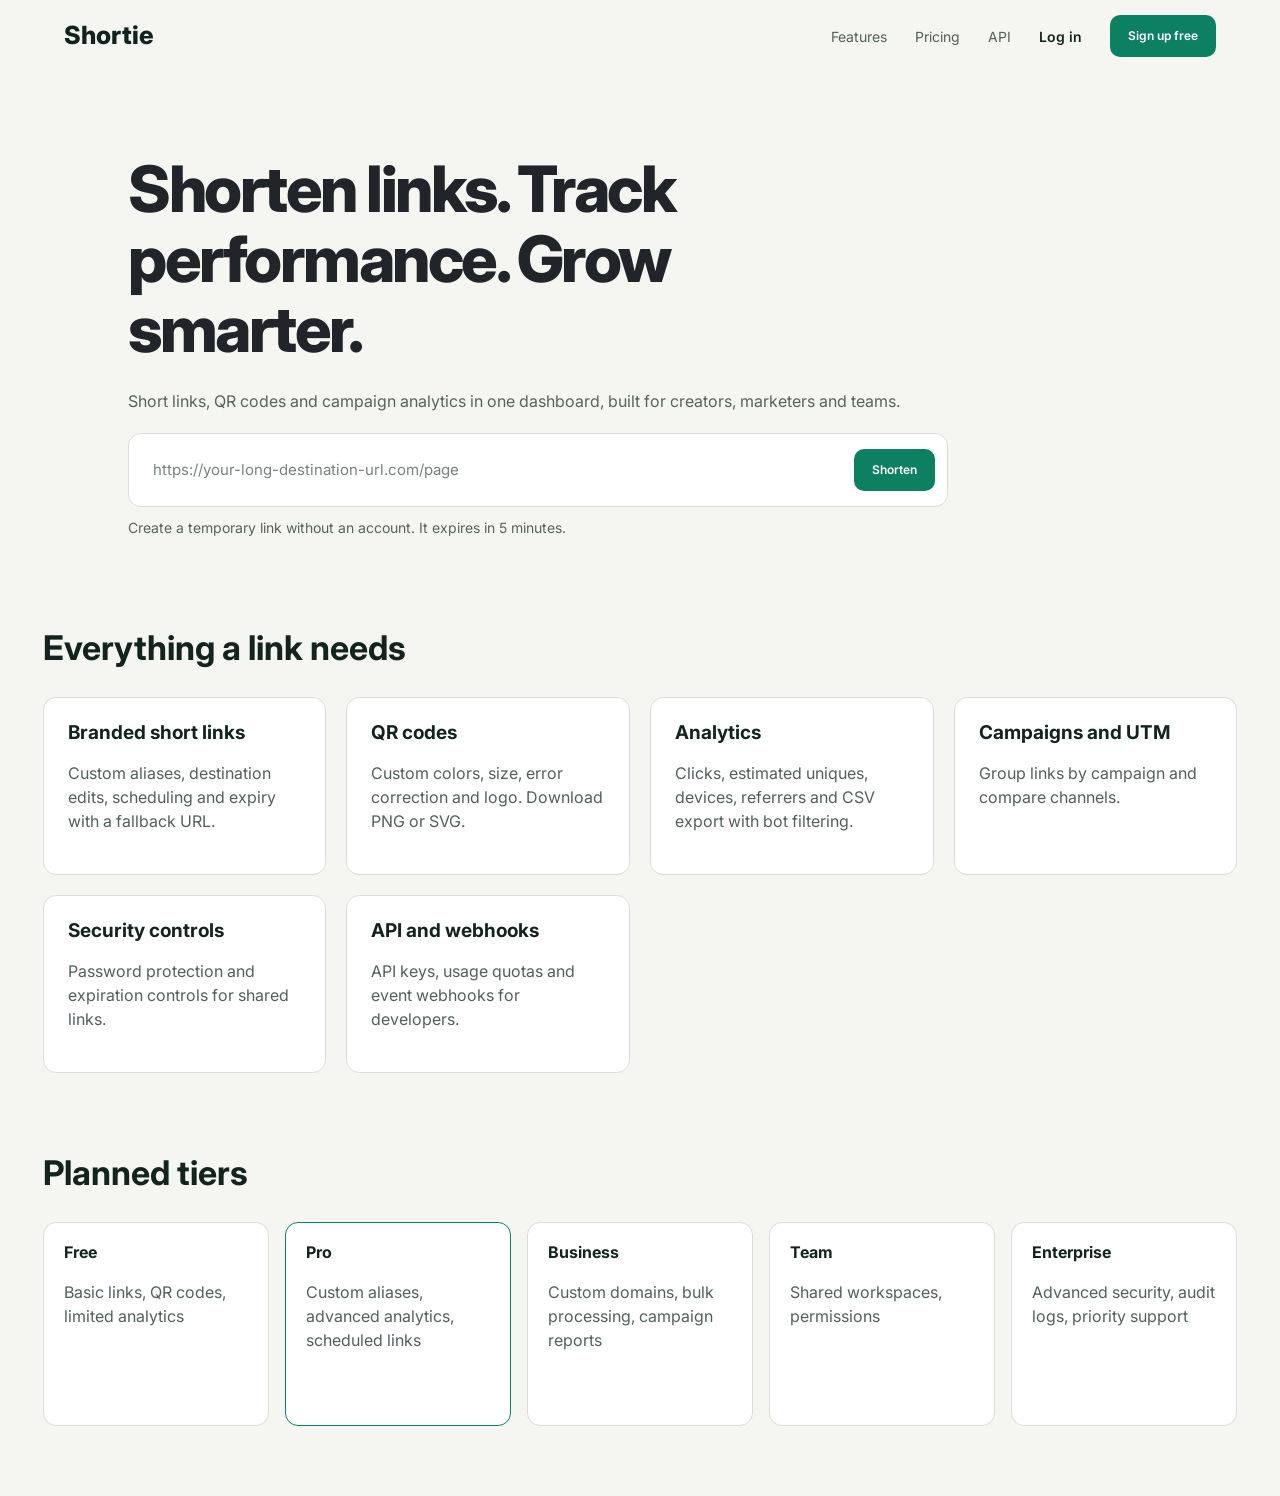
<file: Frontend/index.html>
<!--HTML-Bootstrap’s-->
<!doctype html>
<html lang="en">
  <head>
    <meta charset="utf-8" />
    <meta name="viewport" content="width=device-width, initial-scale=1" />
    <title>Shortie</title>
    <link
      href="https://cdn.jsdelivr.net/npm/bootstrap@5.3.8/dist/css/bootstrap.min.css"
      rel="stylesheet"
      integrity="sha384-sRIl4kxILFvY47J16cr9ZwB07vP4J8+LH7qKQnuqkuIAvNWLzeN8tE5YBujZqJLB"
      crossorigin="anonymous"
    />
    <link rel="stylesheet" href="index.css?v=2" />
  </head>
  <body>

    <!-- Navbar -->
    <div class="main_Navbar">
      <nav>
        <div class="logo">Shortie</div>

        <div class="Navbar">
          <a href="#features">Features</a>
          <a href="#pricing">Pricing</a>
          <a href="/docs">API</a>
        </div>

        <div class="Login_Button">
          <a href="login.html">Log in</a>
        </div>

        <div class="SignUp_Button">
          <a href="signin.html">Sign up free</a>
        </div>
      </nav>
    </div>
    <!-- Hero Section -->
    <main>
      <section class="hero">
        <h1>Shorten links. Track performance. Grow smarter.</h1>
        <p>
          Short links, QR codes and campaign analytics in one dashboard, built
          for creators, marketers and teams.
        </p>
        <form class="shorten-form" id="shorten-form">
          <input
            type="url"
            id="destination-url"
            autocomplete="url"
            maxlength="2083"
            required
            placeholder="https://your-long-destination-url.com/page"
            aria-label="Destination URL"
          />
          <button type="submit">Shorten</button>
        </form>
        <p class="guest-hint">Create a temporary link without an account. It expires in 5 minutes.</p>
        <p id="guest-status" class="guest-status" role="status"></p>
        <div id="guest-result" class="guest-result" hidden>
          <div class="guest-link-row">
            <a id="guest-link"></a>
            <button id="copy-guest-link" type="button">Copy link</button>
          </div>
          <p>This link expires at <time id="guest-expiry"></time>.</p>
          <p><a id="guest-sign-in" href="login.html">Sign in</a> to create a lasting link and track its clicks.</p>
        </div>
      </section>

      <!-- Features Section -->
      <section class="features-section" id="features">
        <h2>Everything a link needs</h2>

        <div class="features-grid">
          <div class="card feature-card">
            <div class="card-body">
              <h5 class="card-title">Branded short links</h5>
              <p class="card-text">
                Custom aliases, destination edits, scheduling and expiry with a
                fallback URL.
              </p>
            </div>
          </div>

          <div class="card feature-card">
            <div class="card-body">
              <h5 class="card-title">QR codes</h5>
              <p class="card-text">
                Custom colors, size, error correction and logo. Download PNG or
                SVG.
              </p>
            </div>
          </div>

          <div class="card feature-card">
            <div class="card-body">
              <h5 class="card-title">Analytics</h5>
              <p class="card-text">
                Clicks, estimated uniques, devices, referrers and CSV export
                with bot filtering.
              </p>
            </div>
          </div>

          <div class="card feature-card">
            <div class="card-body">
              <h5 class="card-title">Campaigns and UTM</h5>
              <p class="card-text">
                Group links by campaign and compare channels.
              </p>
            </div>
          </div>

          <div class="card feature-card">
            <div class="card-body">
              <h5 class="card-title">Security controls</h5>
              <p class="card-text">
                Password protection and expiration controls for shared links.
              </p>
            </div>
          </div>

          <div class="card feature-card">
            <div class="card-body">
              <h5 class="card-title">API and webhooks</h5>
              <p class="card-text">
                API keys, usage quotas and event webhooks for developers.
              </p>
            </div>
          </div>
        </div>
      </section>

      <!-- Pricing Section -->
      <section class="pricing-section" id="pricing">
        <h2>Planned tiers</h2>

        <div class="pricing-grid">
          <div class="card pricing-card">
            <div class="card-body">
              <h5 class="card-title">Free</h5>
              <p class="card-text">Basic links, QR codes, limited analytics</p>
            </div>
          </div>

          <div class="card pricing-card pro-card">
            <div class="card-body">
              <h5 class="card-title">Pro</h5>
              <p class="card-text">
                Custom aliases, advanced analytics, scheduled links
              </p>
            </div>
          </div>

          <div class="card pricing-card">
            <div class="card-body">
              <h5 class="card-title">Business</h5>
              <p class="card-text">
                Custom domains, bulk processing, campaign reports
              </p>
            </div>
          </div>

          <div class="card pricing-card">
            <div class="card-body">
              <h5 class="card-title">Team</h5>
              <p class="card-text">Shared workspaces, permissions</p>
            </div>
          </div>

          <div class="card pricing-card">
            <div class="card-body">
              <h5 class="card-title">Enterprise</h5>
              <p class="card-text">
                Advanced security, audit logs, priority support
              </p>
            </div>
          </div>
        </div>
      </section>
    </main>
    <script src="config.js"></script>
    <script>
      const form = document.getElementById("shorten-form");
      const destinationInput = document.getElementById("destination-url");
      const submitButton = form.querySelector('button[type="submit"]');
      const result = document.getElementById("guest-result");
      const status = document.getElementById("guest-status");
      const shortLink = document.getElementById("guest-link");
      const expiry = document.getElementById("guest-expiry");
      const copyButton = document.getElementById("copy-guest-link");
      let generatedDestination = "";

      destinationInput.addEventListener("input", () => destinationInput.setCustomValidity(""));
      document.getElementById("guest-sign-in").addEventListener("click", () => {
        sessionStorage.setItem("shortie_pending_url", generatedDestination);
      });
      copyButton.addEventListener("click", async () => {
        try {
          await navigator.clipboard.writeText(shortLink.href);
          status.textContent = "Link copied.";
        } catch {
          status.textContent = "Copy unavailable. You can copy the short link manually.";
        }
      });

      form.addEventListener("submit", async (event) => {
        event.preventDefault();
        const destination = destinationInput.value.trim();
        if (!/^https?:\/\//i.test(destination)) {
          destinationInput.setCustomValidity("Enter an HTTP or HTTPS URL.");
          destinationInput.reportValidity();
          return;
        }
        if (sessionStorage.getItem("shortie_token")) {
          sessionStorage.setItem("shortie_pending_url", destination);
          window.location.assign("ShortenURL.html");
          return;
        }

        result.hidden = true;
        status.textContent = "Creating your temporary link…";
        submitButton.disabled = true;
        try {
          const response = await fetch(window.API_URL + "/api/guest-links", {
            method: "POST",
            headers: { "Content-Type": "application/json" },
            body: JSON.stringify({ original_url: destination }),
          });
          if (!response.ok) {
            status.textContent = response.status === 429
              ? "Too many temporary links. Try again in a moment."
              : response.status === 422
                ? "Enter a valid HTTP or HTTPS URL."
                : "Could not create a temporary link. Try again.";
            return;
          }

          const data = await response.json();
          const expiresAt = new Date(data.expires_at);
          shortLink.href = data.short_url;
          shortLink.textContent = data.short_url;
          expiry.dateTime = expiresAt.toISOString();
          expiry.textContent = expiresAt.toLocaleTimeString([], {
            hour: "numeric", minute: "2-digit", second: "2-digit",
          });
          generatedDestination = destination;
          result.hidden = false;
          status.textContent = "Temporary link ready.";
        } catch {
          status.textContent = "Could not create a temporary link. Try again.";
        } finally {
          submitButton.disabled = false;
        }
      });
    </script>
  </body>
</html>
</file>
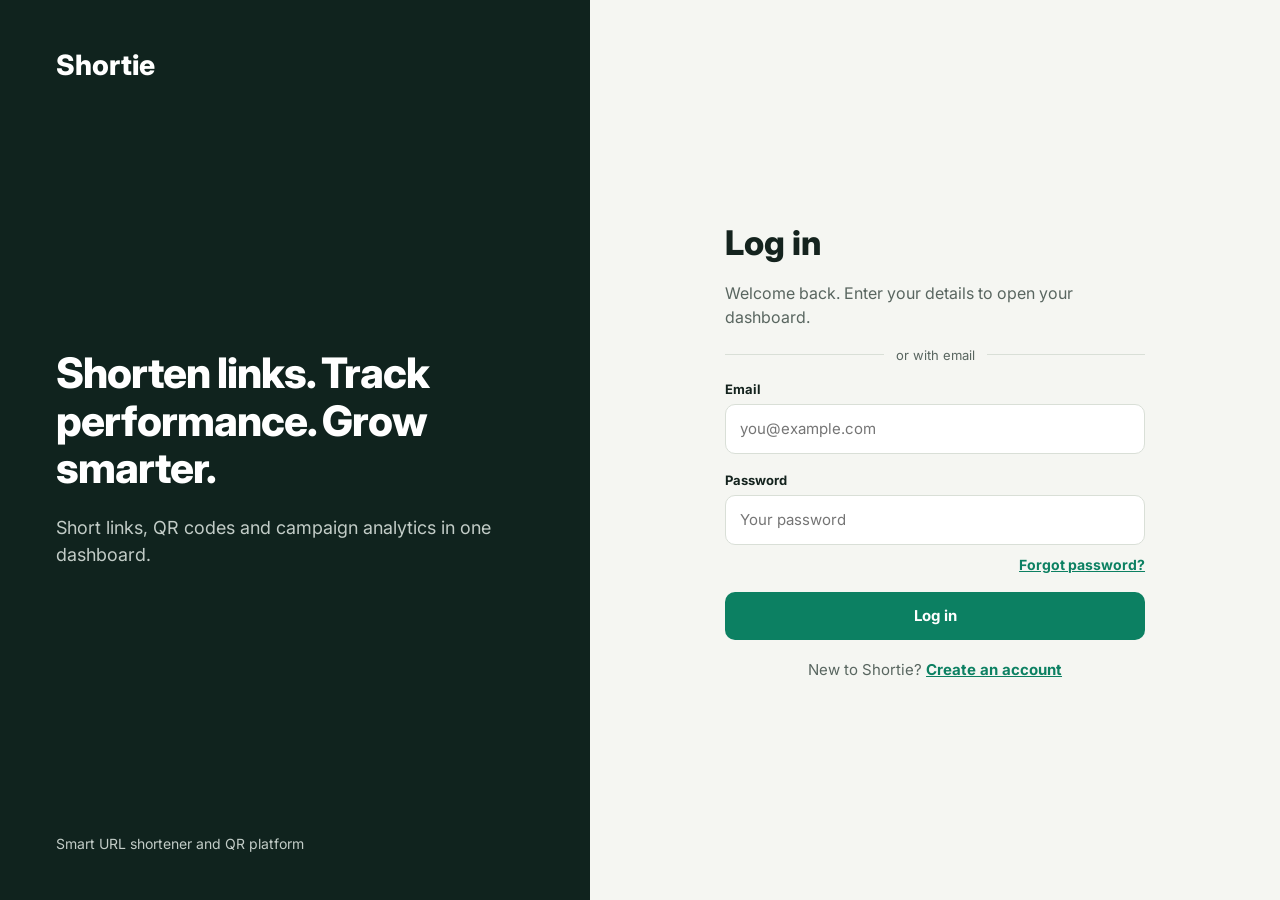
<file: Frontend/Analytics.html>
<!doctype html>
<html lang="en">
  <head>
    <meta charset="UTF-8" />
    <meta name="viewport" content="width=device-width, initial-scale=1.0" />
    <title>Shortie - Analytics</title>

    <link rel="preconnect" href="https://fonts.googleapis.com" />
    <link
      href="https://fonts.googleapis.com/css2?family=Inter:wght@400;500;600;700;800&display=swap"
      rel="stylesheet"
    />
    <link rel="stylesheet" href="Analytics.css" />
  </head>
  <body>
    <div class="app-layout">
      <aside class="sidebar">
        <a class="logo" href="Dashboard.html">Shortie</a>

        <nav class="sidebar-nav">
          <a href="Dashboard.html" class="nav-link">Links</a>
          <a href="ShortenURL.html" class="nav-link">Shorten URL</a>
          <a href="Analytics.html" class="nav-link active">Analytics</a>
          <a href="Campaigns.html" class="nav-link">Campaigns</a>
          <a href="QRcodes.html" class="nav-link">QR codes</a>
          <a href="Domains.html" class="nav-link">Domains</a>
          <a href="APIKeys.html" class="nav-link">API keys</a>
          <a href="Settings.html" class="nav-link">Settings</a>
        </nav>

        <div class="sidebar-user">
          <div class="user-info">
            <div class="user-avatar" id="userAvatar">--</div>
            <div class="user-details">
              <h3 id="userName">Loading...</h3>
              <p id="userEmail">Loading...</p>
            </div>
          </div>
          <button class="logout-button" id="logoutButton" type="button">
            Log out
          </button>
        </div>
      </aside>

      <main class="main-content">
        <header class="page-header">
          <div>
            <h1>Analytics</h1>
            <p>Clicks, QR scans and audience across all your links.</p>
          </div>

          <div class="header-actions">
            <button class="period-button active" data-period="daily">
              Daily
            </button>
            <button class="period-button" data-period="weekly">Weekly</button>
            <button class="period-button" data-period="monthly">Monthly</button>
            <button class="period-button" id="customRangeButton">
              Custom range
            </button>
            <button class="secondary-button" id="exportButton">
              Export CSV
            </button>
          </div>
        </header>

        <p
          id="statusMessage"
          class="status-message"
          role="status"
          aria-live="polite"
        ></p>

        <section id="customRangePanel" class="filter-panel" hidden>
          <div class="date-field">
            <label for="startDate">Start date</label>
            <input type="date" id="startDate" />
          </div>
          <div class="date-field">
            <label for="endDate">End date</label>
            <input type="date" id="endDate" />
          </div>
          <button class="primary-button" id="applyRangeButton">
            Apply range
          </button>
        </section>

        <section class="stats-grid">
          <article class="stat-card">
            <p>Total clicks</p>
            <h2 id="totalClicks">—</h2>
            <span>Recorded redirect events</span>
          </article>

          <article class="stat-card">
            <p>Est. unique visitors</p>
            <h2 id="uniqueVisitors">Unavailable</h2>
            <span>Requires visitor estimation</span>
          </article>

          <article class="stat-card">
            <p>QR scans</p>
            <h2 id="qrScans">Unavailable</h2>
            <span>Separate QR tracking not implemented</span>
          </article>

          <article class="stat-card">
            <p>Bots filtered</p>
            <h2 id="botsFiltered">—</h2>
            <span>Basic user-agent classification</span>
          </article>
        </section>

        <section class="panel traffic-panel">
          <div class="panel-heading">
            <div>
              <h2>Traffic trend</h2>
              <p id="trafficSubtitle">Clicks by hour (UTC)</p>
            </div>
          </div>

          <div
            id="trafficChart"
            class="traffic-chart"
            aria-label="Traffic trend chart"
          >
            <p class="empty-message">Loading traffic data...</p>
          </div>
        </section>

        <section class="bottom-grid">
          <article class="panel top-links-panel">
            <h2>Top links</h2>

            <div class="table-wrapper">
              <table>
                <thead>
                  <tr>
                    <th>Link</th>
                    <th>Clicks</th>
                  </tr>
                </thead>
                <tbody id="topLinksBody">
                  <tr>
                    <td colspan="2" class="empty-message">Loading...</td>
                  </tr>
                </tbody>
              </table>
            </div>
          </article>

          <article class="panel audience-panel">
            <h2>Devices</h2>
            <div id="devicesList" class="breakdown-list">
              <p class="empty-message">Loading...</p>
            </div>

            <h2 class="subheading">Browsers</h2>
            <div id="browsersList" class="breakdown-list">
              <p class="empty-message">Loading...</p>
            </div>
          </article>

          <article class="panel audience-panel">
            <h2>Referrers</h2>
            <div id="referrersList" class="breakdown-list">
              <p class="empty-message">Loading...</p>
            </div>

            <h2 class="subheading">Locations</h2>
            <div class="breakdown-list">
              <p>Location analytics are not available yet.</p>
            </div>
          </article>
        </section>

        <p class="page-note">
          Analytics are calculated from recorded redirect events. Device and
          browser information is inferred from user-agent strings. Unique
          visitors are based on recorded events; geographic location is not
          currently measured.
          When bot filtering is enabled in Settings, bots are excluded from
          totals, charts, top links, exports, and unique visitor counts and are
          reported separately.
        </p>
      </main>
    </div>

    <script src="config.js"></script>
    <script>
      const API_URL = window.API_URL;
      const token = sessionStorage.getItem("shortie_token");

      const $ = (id) => document.getElementById(id);

      let currentPeriod = "daily";
      let currentStartDate = "";
      let currentEndDate = "";
      let currentOverview = null;
      let currentTraffic = [];
      let currentTopLinks = [];

      if (!token) {
        window.location.replace("login.html");
      } else {
        initializeAnalytics();
      }

      async function apiRequest(path) {
        const response = await fetch(`${API_URL}${path}`, {
          headers: {
            Authorization: `Bearer ${token}`,
          },
        });

        if (response.status === 401 || response.status === 403) {
          sessionStorage.removeItem("shortie_token");
          window.location.replace("login.html");
          throw new Error("Your session expired. Please log in again.");
        }

        const data = await response.json().catch(() => ({}));

        if (!response.ok) {
          throw new Error(
            typeof data.detail === "string"
              ? data.detail
              : "Unable to load analytics.",
          );
        }

        return data;
      }

      function setStatus(message, type = "") {
        const element = $("statusMessage");
        element.textContent = message;
        element.className = `status-message ${type}`;
      }

      function formatNumber(value) {
        return Number(value || 0).toLocaleString();
      }

      function escapeText(value) {
        return String(value ?? "");
      }

      async function initializeAnalytics() {
        try {
          await loadUser();
          await loadAnalytics();
        } catch (error) {
          console.error(error);
          setStatus(error.message, "error");
        }
      }

      async function loadUser() {
        const data = await apiRequest("/api/auth/me");
        const user = data.user;

        $("userName").textContent = user.full_name;
        $("userEmail").textContent = user.email;

        $("userAvatar").textContent = user.full_name
          .trim()
          .split(/\s+/)
          .filter(Boolean)
          .slice(0, 2)
          .map((part) => part[0].toUpperCase())
          .join("");
      }

      function buildQuery() {
        const params = new URLSearchParams({
          period: currentPeriod,
        });

        if (currentPeriod === "custom") {
          params.set("start_date", currentStartDate);
          params.set("end_date", currentEndDate);
        }

        // Send the browser's timezone offset so Daily traffic uses local hours.
        params.set("tz_offset_minutes", String(new Date().getTimezoneOffset()));
        return params.toString();
      }

      async function loadAnalytics() {
        setStatus("Loading analytics...");

        const query = buildQuery();

        try {
          const [overview, traffic, topLinks] = await Promise.all([
            apiRequest(`/api/analytics/overview?${query}`),
            apiRequest(`/api/analytics/clicks?${query}`),
            apiRequest(`/api/analytics/top-links?${query}`),
          ]);

          // The overview endpoint may not include unique-visitor estimates.
          // Reuse the separately tested endpoint when it is available.
          if (overview.unique_visitors == null) {
            try {
              const visitorStats = await apiRequest(
                `/api/analytics/unique-visitors?${query}`,
              );
              if (visitorStats.unique_visitors != null) {
                overview.unique_visitors = visitorStats.unique_visitors;
              }
            } catch (visitorError) {
              // Keep the rest of analytics usable if visitor estimation fails.
              console.warn(
                "Unique visitor estimate unavailable:",
                visitorError,
              );
            }
          }

          currentOverview = overview;
          currentTraffic = traffic.data || [];
          currentTopLinks = topLinks.links || [];

          renderOverview(overview);
          renderTraffic(currentTraffic);
          renderTopLinks(currentTopLinks);
          renderBreakdowns(overview);

          setStatus(
            `Analytics loaded for ${overview.start.slice(0, 10)} to ${new Date(
              new Date(overview.end).getTime() - 86400000,
            )
              .toISOString()
              .slice(0, 10)}.`,
            "success",
          );
        } catch (error) {
          console.error(error);
          setStatus(error.message, "error");
          $("trafficChart").replaceChildren();
          $("trafficChart").textContent = "Unable to load traffic data.";
        }
      }

      function renderOverview(data) {
        $("totalClicks").textContent = formatNumber(data.total_clicks);

        $("botsFiltered").textContent = formatNumber(data.bots_filtered);

        $("uniqueVisitors").textContent =
          data.unique_visitors == null
            ? "Unavailable"
            : formatNumber(data.unique_visitors);

        $("qrScans").textContent =
          data.qr_scans == null ? "Unavailable" : formatNumber(data.qr_scans);
      }

      function renderTraffic(rows) {
        const chart = $("trafficChart");
        chart.replaceChildren();

        if (!rows.length) {
          chart.textContent = "No clicks recorded for this period.";
          chart.className = "traffic-chart empty-chart";
          return;
        }

        chart.className = "traffic-chart";
        const localTimeZone =
          Intl.DateTimeFormat().resolvedOptions().timeZone || "local time";
        $("trafficSubtitle").textContent =
          currentPeriod === "daily"
            ? `Clicks by hour (${localTimeZone})`
            : "Clicks grouped by date";

        const maxClicks = Math.max(
          1,
          ...rows.map((item) => Number(item.clicks) || 0),
        );

        rows.forEach((item) => {
          const column = document.createElement("div");
          column.className = "chart-column";

          const value = Number(item.clicks) || 0;

          const bar = document.createElement("div");
          bar.className = "chart-bar";
          bar.style.height = `${Math.max(3, (value / maxClicks) * 140)}px`;
          bar.title = `${item.date}: ${value} clicks`;
          bar.setAttribute("aria-label", `${item.date}: ${value} clicks`);

          const label = document.createElement("span");
          label.className = "chart-label";

          // Daily rows include an hourly label; other periods use month-day labels.
          label.textContent = item.label || item.date.slice(5);
          label.title =
            currentPeriod === "daily"
              ? `${item.date} ${item.label || ""} local time (${Intl.DateTimeFormat().resolvedOptions().timeZone || "browser timezone"})`
              : item.date;

          const count = document.createElement("span");
          count.className = "chart-value";
          count.textContent = formatNumber(value);

          column.append(count, bar, label);
          chart.appendChild(column);
        });
      }

      function renderTopLinks(items) {
        const body = $("topLinksBody");
        body.replaceChildren();

        if (!items.length) {
          const row = body.insertRow();
          const cell = row.insertCell();
          cell.colSpan = 2;
          cell.className = "empty-message";
          cell.textContent = "No clicks recorded for this period.";
          return;
        }

        items.forEach((link) => {
          const row = body.insertRow();
          const linkCell = row.insertCell();
          const clickCell = row.insertCell();

          const anchor = document.createElement("a");
          anchor.className = "top-link";
          anchor.href = link.short_url;
          anchor.target = "_blank";
          anchor.rel = "noopener noreferrer";
          anchor.textContent = link.short_url;

          linkCell.appendChild(anchor);
          clickCell.textContent = formatNumber(link.clicks);
        });
      }

      function renderBreakdowns(data) {
        renderBreakdown("devicesList", data.devices);
        renderBreakdown("browsersList", data.browsers);
        renderReferrers();
      }

      function renderBreakdown(elementId, values) {
        const container = $(elementId);
        container.replaceChildren();

        const entries = Object.entries(values || {}).sort(
          (a, b) => b[1] - a[1],
        );

        if (!entries.length) {
          container.textContent = "No data available.";
          return;
        }

        const total = entries.reduce(
          (sum, [, value]) => sum + Number(value || 0),
          0,
        );

        entries.forEach(([name, count]) => {
          const row = document.createElement("div");
          row.className = "breakdown-item";

          const label = document.createElement("span");
          const percentage = total ? Math.round((count / total) * 100) : 0;

          label.textContent = `${name} ${percentage}%`;

          const number = document.createElement("span");
          number.textContent = formatNumber(count);

          row.append(label, number);
          container.appendChild(row);
        });
      }

      function renderReferrers() {
        const container = $("referrersList");
        container.replaceChildren();

        const message = document.createElement("p");
        message.textContent =
          "Referrer breakdown is not available from the current analytics API.";
        container.appendChild(message);
      }

      document.querySelectorAll("[data-period]").forEach((button) => {
        button.addEventListener("click", async () => {
          currentPeriod = button.dataset.period;
          currentStartDate = "";
          currentEndDate = "";

          document.querySelectorAll("[data-period]").forEach((item) => {
            item.classList.toggle("active", item === button);
          });

          $("customRangePanel").hidden = true;
          await loadAnalytics();
        });
      });

      $("customRangeButton").addEventListener("click", () => {
        $("customRangePanel").hidden = !$("customRangePanel").hidden;

        document.querySelectorAll("[data-period]").forEach((item) => {
          item.classList.remove("active");
        });
      });

      $("applyRangeButton").addEventListener("click", async () => {
        const start = $("startDate").value;
        const end = $("endDate").value;

        if (!start || !end) {
          setStatus("Select both a start date and an end date.", "error");
          return;
        }

        if (start > end) {
          setStatus("Start date must not be after end date.", "error");
          return;
        }

        if (
          (new Date(`${end}T00:00:00Z`) - new Date(`${start}T00:00:00Z`)) /
            86400000 >
          365
        ) {
          setStatus("The maximum custom range is 366 days.", "error");
          return;
        }

        currentPeriod = "custom";
        currentStartDate = start;
        currentEndDate = end;

        await loadAnalytics();
      });

      $("exportButton").addEventListener("click", async () => {
        const button = $("exportButton");
        const originalText = button.textContent;

        button.disabled = true;
        button.textContent = "Exporting...";

        try {
          const query = buildQuery();

          const response = await fetch(
            `${API_URL}/api/analytics/export?${query}`,
            {
              method: "GET",
              headers: {
                Authorization: `Bearer ${token}`,
              },
            },
          );

          if (response.status === 401 || response.status === 403) {
            sessionStorage.removeItem("shortie_token");
            window.location.replace("login.html");
            return;
          }

          if (!response.ok) {
            const error = await response.json().catch(() => ({}));
            throw new Error(error.detail || "CSV export failed.");
          }

          const blob = await response.blob();
          const downloadUrl = URL.createObjectURL(blob);
          const anchor = document.createElement("a");

          anchor.href = downloadUrl;
          anchor.download = `shortie-click-events-${currentPeriod}.csv`;

          document.body.appendChild(anchor);
          anchor.click();
          anchor.remove();

          URL.revokeObjectURL(downloadUrl);
          setStatus("Click event CSV exported successfully.", "success");
        } catch (error) {
          console.error("CSV export error:", error);
          setStatus(error.message || "Unable to export CSV.", "error");
        } finally {
          button.disabled = false;
          button.textContent = originalText;
        }
      });
    </script>
  </body>
</html>
</file>
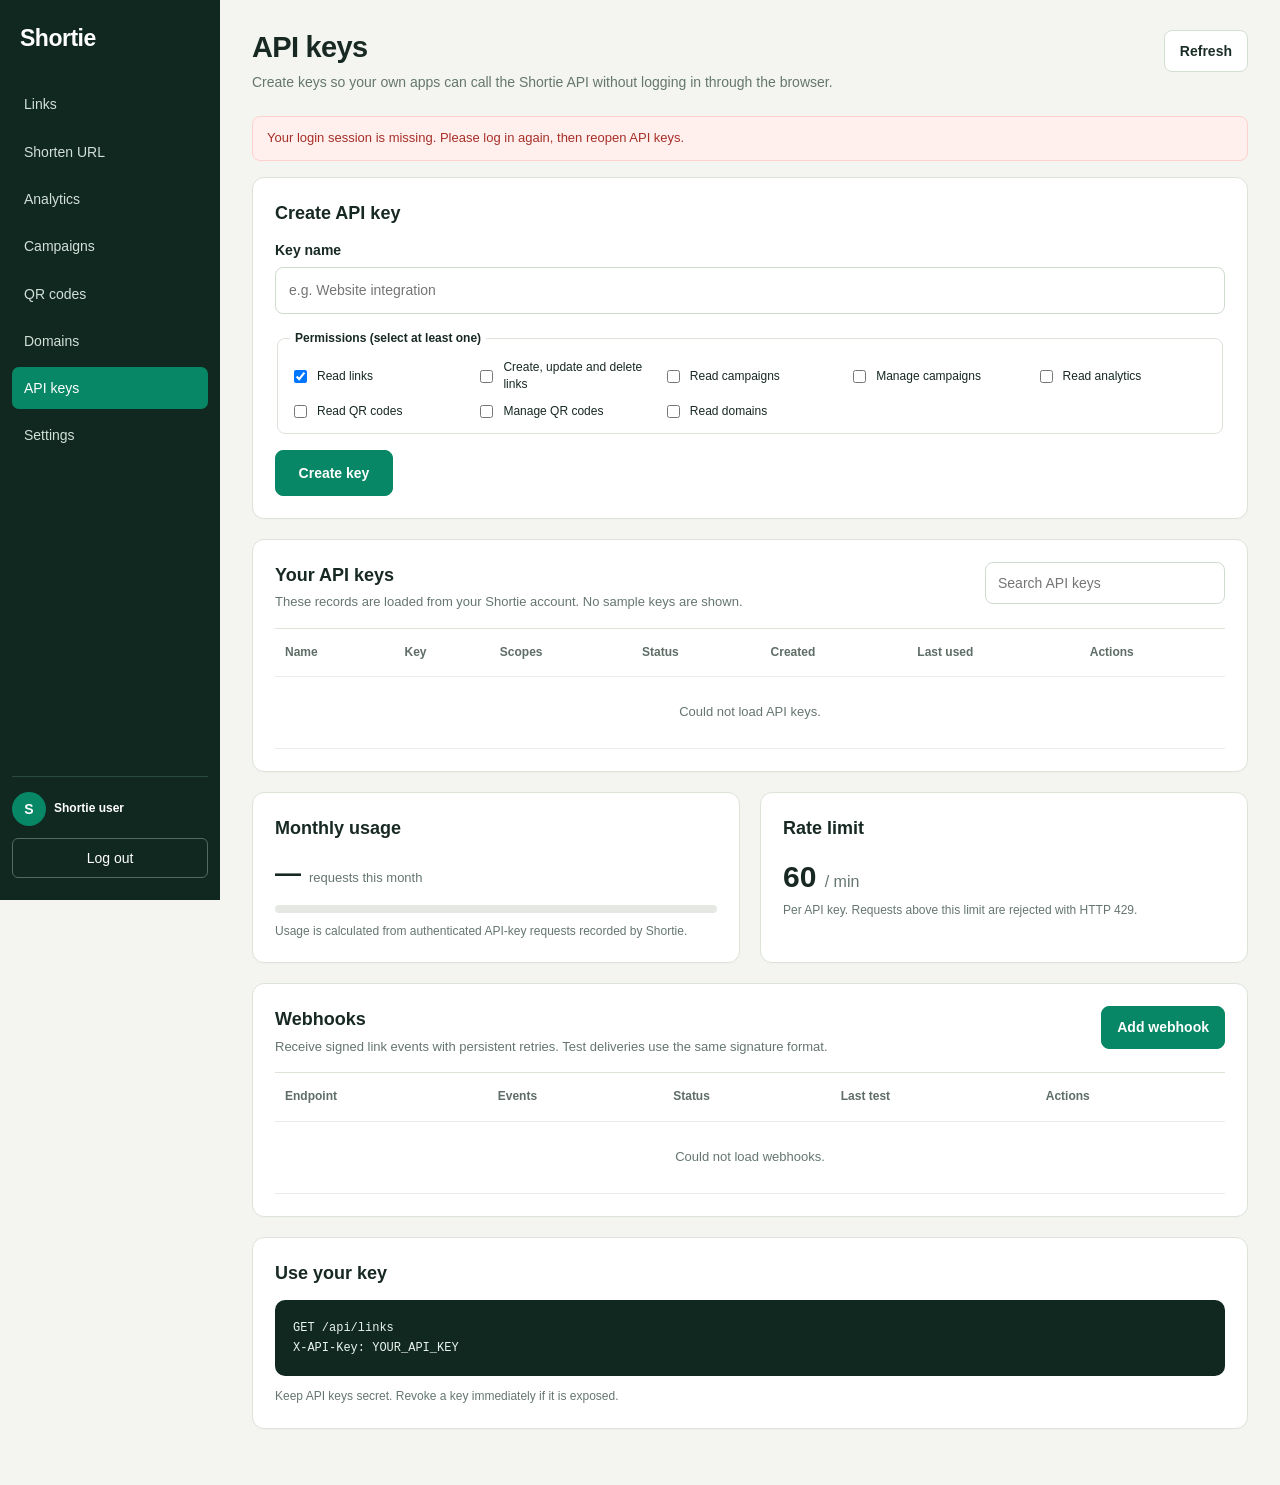
<file: Frontend/APIKeys.html>
<!doctype html>
<html lang="en">
  <head>
    <meta charset="UTF-8" />
    <meta name="viewport" content="width=device-width, initial-scale=1.0" />
    <title>API keys | Shortie</title>
    <link rel="stylesheet" href="APIKeys.css" />
  </head>
  <body>
    <aside class="sidebar">
      <a class="brand" href="Dashboard.html">Shortie</a>
      <nav aria-label="Main navigation">
        <a href="Dashboard.html">Links</a
        ><a href="ShortenURL.html">Shorten URL</a
        ><a href="Analytics.html">Analytics</a
        ><a href="Campaigns.html">Campaigns</a
        ><a href="QRcodes.html">QR codes</a><a href="Domains.html">Domains</a
        ><a class="active" href="APIKeys.html">API keys</a
        ><a href="Settings.html">Settings</a>
      </nav>
      <div class="account">
        <div class="avatar" id="avatar">S</div>
        <div class="account-copy">
          <strong id="accountName">Shortie user</strong
          ><span id="accountEmail"></span>
        </div>
        <button class="logout" id="logoutBtn">Log out</button>
      </div>
    </aside>
    <main class="main">
      <header class="page-header">
        <div>
          <h1>API keys</h1>
          <p>
            Create keys so your own apps can call the Shortie API without
            logging in through the browser.
          </p>
        </div>
        <button class="btn" id="refreshBtn">Refresh</button>
      </header>
      <div id="alert" class="alert" role="status" hidden></div>
      <section class="panel">
        <h2>Create API key</h2>
        <form id="createForm" class="create-form">
          <div class="field">
            <label for="keyName">Key name</label
            ><input
              id="keyName"
              maxlength="60"
              minlength="2"
              placeholder="e.g. Website integration"
              required
            />
          </div>
          <fieldset class="scope-picker">
            <legend>Permissions (select at least one)</legend>
            <div class="scope-options">
              <label class="scope-option"
                ><input type="checkbox" name="scope" value="links:read" checked />
                Read links</label
              ><label class="scope-option"
                ><input type="checkbox" name="scope" value="links:write" />
                Create, update and delete links</label
              ><label class="scope-option"
                ><input type="checkbox" name="scope" value="campaigns:read" />
                Read campaigns</label
              ><label class="scope-option"
                ><input type="checkbox" name="scope" value="campaigns:write" />
                Manage campaigns</label
              ><label class="scope-option"
                ><input type="checkbox" name="scope" value="analytics:read" />
                Read analytics</label
              ><label class="scope-option"
                ><input type="checkbox" name="scope" value="qr_codes:read" />
                Read QR codes</label
              ><label class="scope-option"
                ><input type="checkbox" name="scope" value="qr_codes:write" />
                Manage QR codes</label
              ><label class="scope-option"
                ><input type="checkbox" name="scope" value="domains:read" />
                Read domains</label
              >
            </div>
          </fieldset>
          <button class="btn btn-primary" id="createBtn" type="submit">
            Create key
          </button>
        </form>
      </section>
      <section class="panel reveal-panel" id="revealPanel" hidden>
        <h2 id="revealTitle">Key created</h2>
        <div class="secret-row">
          <code id="newSecret"></code
          ><button class="btn btn-primary" id="copyKeyBtn" type="button">
            Copy key
          </button>
        </div>
        <p class="help" id="revealHelp">
          Save this key now. Only its hash is stored, so the full key cannot be
          shown again.
        </p>
        <button class="btn" id="dismissRevealBtn" type="button">
          I've saved my key
        </button>
      </section>
      <section class="panel">
        <div class="section-heading">
          <div>
            <h2>Your API keys</h2>
            <p>
              These records are loaded from your Shortie account. No sample keys
              are shown.
            </p>
          </div>
          <input
            id="searchKeys"
            class="search"
            placeholder="Search API keys"
            aria-label="Search API keys"
          />
        </div>
        <div class="table-wrap">
          <table>
            <thead>
              <tr>
                <th>Name</th>
                <th>Key</th>
                <th>Scopes</th>
                <th>Status</th>
                <th>Created</th>
                <th>Last used</th>
                <th>Actions</th>
              </tr>
            </thead>
            <tbody id="keysBody">
              <tr>
                <td colspan="7" class="empty">Loading keys…</td>
              </tr>
            </tbody>
          </table>
        </div>
        <p id="keyEmpty" class="empty-note" hidden>
          No API keys yet. Create one above to connect your application.
        </p>
      </section>
      <div class="summary-grid">
        <section class="panel usage-panel">
          <h2>Monthly usage</h2>
          <div class="usage-number">
            <strong id="usageCount">—</strong><span>requests this month</span>
          </div>
          <div class="progress"><span id="usageBar"></span></div>
          <p id="usageCaption">
            Usage is calculated from authenticated API-key requests recorded by
            Shortie.
          </p>
        </section>
        <section class="panel rate-panel">
          <h2>Rate limit</h2>
          <strong class="rate-number">60 <small>/ min</small></strong>
          <p>
            Per API key. Requests above this limit are rejected with HTTP 429.
          </p>
        </section>
      </div>
      <section class="panel">
        <div class="section-heading">
          <div>
            <h2>Webhooks</h2>
            <p>
              Receive signed link events with persistent retries. Test
              deliveries use the same signature format.
            </p>
          </div>
          <button class="btn btn-primary" id="addWebhookBtn">
            Add webhook
          </button>
        </div>
        <form id="webhookForm" class="webhook-form" hidden>
          <div class="field">
            <label for="webhookUrl">Endpoint URL</label
            ><input
              id="webhookUrl"
              type="url"
              placeholder="https://example.com/webhooks/shortie"
              required
            />
          </div>
          <fieldset>
            <legend>Events</legend>
            <label class="check"
              ><input type="checkbox" value="link.created" checked /> Link
              created</label
            ><label class="check"
              ><input type="checkbox" value="link.clicked" /> Link
              clicked</label
            ><label class="check"
              ><input type="checkbox" value="link.deleted" /> Link
              deleted</label
            >
          </fieldset>
          <p class="help">
            Deliveries include <code>X-Shortie-Event-Id</code>,
            <code>X-Shortie-Event</code>, <code>X-Shortie-Timestamp</code> and
            <code>X-Shortie-Signature</code>. Verify the signature as
            HMAC-SHA256 of the timestamp, a period, and the raw request body;
            reject timestamps older than five minutes.
          </p>
          <div class="form-actions">
            <button type="button" class="btn" id="cancelWebhookBtn">
              Cancel</button
            ><button class="btn btn-primary" type="submit" id="saveWebhookBtn">
              Save webhook
            </button>
          </div>
        </form>
        <div class="table-wrap">
          <table>
            <thead>
              <tr>
                <th>Endpoint</th>
                <th>Events</th>
                <th>Status</th>
                <th>Last test</th>
                <th>Actions</th>
              </tr>
            </thead>
            <tbody id="webhooksBody">
              <tr>
                <td colspan="5" class="empty">Loading webhooks…</td>
              </tr>
            </tbody>
          </table>
        </div>
        <p id="webhookEmpty" class="empty-note" hidden>
          No webhooks configured.
        </p>
      </section>
      <section class="panel use-panel">
        <h2>Use your key</h2>
        <pre><code>GET /api/links
X-API-Key: YOUR_API_KEY</code></pre>
        <p>Keep API keys secret. Revoke a key immediately if it is exposed.</p>
      </section>
    </main>
    <script src="config.js"></script>
    <script>
      (() => {
        const API_BASE = window.API_URL;
        const $ = (id) => document.getElementById(id);
        let token = sessionStorage.getItem("shortie_token") || "";
        let keys = [],
          webhooks = [],
          revealedSecret = "",
          revealedSecretType = "key";
        const esc = (v) =>
          String(v ?? "").replace(
            /[&<>"']/g,
            (c) =>
              ({
                "&": "&amp;",
                "<": "&lt;",
                ">": "&gt;",
                '"': "&quot;",
                "'": "&#39;",
              })[c],
          );
        function alertMsg(message, type = "success") {
          const el = $("alert");
          el.textContent = message;
          el.className = "alert " + type;
          el.hidden = false;
        }
        function clearAlert() {
          $("alert").hidden = true;
        }
        function dateText(v) {
          if (!v) return "Never";
          const d = new Date(v);
          return Number.isNaN(d.getTime())
            ? "—"
            : d.toLocaleDateString(undefined, {
                day: "2-digit",
                month: "short",
                year: "numeric",
              });
        }
        async function api(path, opts = {}) {
          token = sessionStorage.getItem("shortie_token") || "";
          if (!token) {
            throw new Error(
              "Your login session is missing. Please log in again, then reopen API keys.",
            );
          }
          let response;
          try {
            response = await fetch(API_BASE + path, {
              ...opts,
              headers: {
                Authorization: "Bearer " + token,
                ...(opts.body ? { "Content-Type": "application/json" } : {}),
                ...(opts.headers || {}),
              },
            });
          } catch {
            throw new Error(
              "Could not connect to Shortie API. Check that FastAPI is running at " +
                API_BASE +
                ".",
            );
          }
          const data = await response.json().catch(() => ({}));
          if (!response.ok) {
            if (response.status === 401)
              throw new Error(
                "Authentication failed (401). Your login token may have expired. Log out, log in again, then retry.",
              );
            const detail = Array.isArray(data.detail)
              ? data.detail.map((item) => item.msg).filter(Boolean).join("; ")
              : data.detail;
            throw new Error(
              detail ||
                data.message ||
                `Request failed (${response.status})`,
            );
          }
          return data;
        }
        function renderKeys() {
          const q = $("searchKeys").value.trim().toLowerCase();
          const filtered = keys.filter((k) =>
            (k.name || "").toLowerCase().includes(q),
          );
          $("keysBody").innerHTML = "";
          $("keyEmpty").hidden = keys.length > 0;
          if (!filtered.length) {
            $("keysBody").innerHTML =
              `<tr><td colspan="7" class="empty">${keys.length ? "No keys match your search." : "No API keys have been created."}</td></tr>`;
          }
          filtered.forEach((k) => {
            const status = k.revoked
              ? '<span class="status revoked">Revoked</span>'
              : '<span class="status active">Active</span>';
            const actions = k.revoked
              ? `<button class="btn btn-small reactivate" data-id="${esc(k.id)}" data-name="${esc(k.name)}">Reactivate</button> <button class="btn btn-small btn-danger delete" data-id="${esc(k.id)}" data-name="${esc(k.name)}">Delete</button>`
              : `<button class="btn btn-small revoke" data-id="${esc(k.id)}" data-name="${esc(k.name)}">Revoke</button>`;
            const tr = document.createElement("tr");
            tr.innerHTML = `<td><strong>${esc(k.name)}</strong></td><td><code class="masked">${esc(k.prefix || "sk_shortie_")}••••${esc(k.last_four || "")}</code></td><td>${esc((k.scopes || []).join(", ") || "—")}</td><td>${status}</td><td>${esc(dateText(k.created_at))}</td><td>${esc(dateText(k.last_used_at))}</td><td class="actions">${actions}</td>`;
            $("keysBody").appendChild(tr);
          });
          const usage = keys.reduce(
            (sum, k) => sum + Number(k.monthly_usage || 0),
            0,
          );
          $("usageCount").textContent = usage.toLocaleString();
          // The visual meter reflects real usage against a documented 10,000-request display scale, not a billing quota.
          const percent = Math.min(100, (usage / 10000) * 100);
          $("usageBar").style.width = percent + "%";
          $("usageCaption").textContent =
            `${usage.toLocaleString()} API-key requests recorded this month. Display scale: 10,000 requests; this is not a billing quota.`;
        }
        async function loadKeys() {
          clearAlert();
          $("keysBody").innerHTML =
            '<tr><td colspan="7" class="empty">Loading keys…</td></tr>';
          try {
            const d = await api("/api/api-keys");
            keys = Array.isArray(d.api_keys) ? d.api_keys : [];
            renderKeys();
          } catch (e) {
            $("keysBody").innerHTML =
              '<tr><td colspan="7" class="empty">Could not load API keys.</td></tr>';
            alertMsg(e.message, "error");
          }
        }
        async function loadWebhooks() {
          try {
            const d = await api("/api/webhooks");
            webhooks = Array.isArray(d.webhooks) ? d.webhooks : [];
            $("webhooksBody").innerHTML = "";
            $("webhookEmpty").hidden = webhooks.length > 0;
            if (!webhooks.length)
              $("webhooksBody").innerHTML =
                '<tr><td colspan="5" class="empty">No webhooks configured.</td></tr>';
            webhooks.forEach((w) => {
              const tr = document.createElement("tr");
              tr.innerHTML = `<td class="endpoint">${esc(w.url)}</td><td>${esc((w.events || []).join(", "))}</td><td><span class="status ${w.active ? "active" : "revoked"}">${w.active ? "Active" : "Inactive"}</span></td><td>${esc(dateText(w.last_test_at))}</td><td class="actions"><button class="btn btn-small test-webhook" data-id="${esc(w.id)}">Send test event</button> <button class="btn btn-small btn-danger delete-webhook" data-id="${esc(w.id)}">Delete</button></td>`;
              $("webhooksBody").appendChild(tr);
            });
          } catch (e) {
            $("webhooksBody").innerHTML =
              '<tr><td colspan="5" class="empty">Could not load webhooks.</td></tr>';
            alertMsg(e.message, "error");
          }
        }
        $("createForm").addEventListener("submit", async (e) => {
          e.preventDefault();
          clearAlert();
          const name = $("keyName").value.trim();
          const scopes = [
            ...$("createForm").querySelectorAll(
              'input[name="scope"]:checked',
            ),
          ].map((input) => input.value);
          if (name.length < 2)
            return alertMsg(
              "Key name must contain at least 2 characters.",
              "error",
            );
          if (!scopes.length)
            return alertMsg("Select at least one API key permission.", "error");
          const b = $("createBtn");
          b.disabled = true;
          b.textContent = "Creating…";
          try {
            const d = await api("/api/api-keys", {
              method: "POST",
              body: JSON.stringify({ name, scopes }),
            });
            revealedSecret = d.api_key.key;
            revealedSecretType = "key";
            $("newSecret").textContent = revealedSecret;
            $("revealTitle").textContent = "Key created: " + d.api_key.name;
            $("revealHelp").textContent =
              "Save this key now. Only its hash is stored, so the full key cannot be shown again.";
            $("copyKeyBtn").textContent = "Copy key";
            $("revealPanel").hidden = false;
            $("keyName").value = "";
            alertMsg(
              "API key created. Copy the secret now; it will not be shown again.",
            );
            await loadKeys();
            $("revealPanel").scrollIntoView({
              behavior: "smooth",
              block: "center",
            });
          } catch (err) {
            alertMsg(err.message, "error");
          } finally {
            b.disabled = false;
            b.textContent = "Create key";
          }
        });
        $("copyKeyBtn").addEventListener("click", async () => {
          try {
            await navigator.clipboard.writeText(revealedSecret);
            $("copyKeyBtn").textContent = "Copied!";
            setTimeout(
              () =>
                ($("copyKeyBtn").textContent =
                  revealedSecretType === "webhook" ? "Copy secret" : "Copy key"),
              1300,
            );
          } catch {
            alertMsg(
              "Clipboard permission unavailable. Select the key and copy it manually.",
              "error",
            );
          }
        });
        $("dismissRevealBtn").addEventListener("click", () => {
          revealedSecret = "";
          revealedSecretType = "key";
          $("newSecret").textContent = "";
          $("revealPanel").hidden = true;
        });
        $("keysBody").addEventListener("click", async (e) => {
          const b = e.target.closest("button[data-id]");
          if (!b) return;
          const id = b.dataset.id,
            name = b.dataset.name;
          try {
            b.disabled = true;
            if (b.classList.contains("revoke")) {
              if (
                !confirm(
                  `Revoke “${name}”? Applications using this key will stop working.`,
                )
              )
                return;
              const d = await api("/api/api-keys/" + encodeURIComponent(id), {
                method: "DELETE",
              });
              alertMsg(d.message || "Key revoked.");
            } else if (b.classList.contains("reactivate")) {
              if (
                !confirm(
                  `Reactivate “${name}”? Its existing secret will work again.`,
                )
              )
                return;
              const d = await api(
                "/api/api-keys/" + encodeURIComponent(id) + "/reactivate",
                { method: "PATCH" },
              );
              alertMsg(d.message || "Key reactivated.");
            } else if (b.classList.contains("delete")) {
              if (
                !confirm(`Permanently delete “${name}”? This cannot be undone.`)
              )
                return;
              const d = await api(
                "/api/api-keys/" + encodeURIComponent(id) + "/permanent",
                { method: "DELETE" },
              );
              alertMsg(d.message || "Key deleted.");
            }
            await loadKeys();
          } catch (err) {
            alertMsg(err.message, "error");
          } finally {
            b.disabled = false;
          }
        });
        $("searchKeys").addEventListener("input", renderKeys);
        $("refreshBtn").addEventListener("click", () => {
          loadKeys();
          loadWebhooks();
        });
        $("addWebhookBtn").addEventListener("click", () => {
          $("webhookForm").hidden = false;
          $("webhookUrl").focus();
        });
        $("cancelWebhookBtn").addEventListener("click", () => {
          $("webhookForm").reset();
          $("webhookForm").hidden = true;
        });
        $("webhookForm").addEventListener("submit", async (e) => {
          e.preventDefault();
          const events = [
            ...$("webhookForm").querySelectorAll(
              "input[type=checkbox]:checked",
            ),
          ].map((x) => x.value);
          if (!events.length)
            return alertMsg("Select at least one event.", "error");
          const b = $("saveWebhookBtn");
          b.disabled = true;
          try {
            const d = await api("/api/webhooks", {
              method: "POST",
              body: JSON.stringify({
                url: $("webhookUrl").value.trim(),
                events,
              }),
            });
            revealedSecret = d.signing_secret || "";
            if (revealedSecret) {
              revealedSecretType = "webhook";
              $("newSecret").textContent = revealedSecret;
              $("revealTitle").textContent = "Webhook signing secret";
              $("revealHelp").textContent =
                "Save this signing secret now. It cannot be shown again.";
              $("copyKeyBtn").textContent = "Copy secret";
              $("revealPanel").hidden = false;
              $("revealPanel").scrollIntoView({
                behavior: "smooth",
                block: "center",
              });
            }
            alertMsg(
              d.message || "Webhook saved. Copy its signing secret now.",
            );
            $("webhookForm").reset();
            $("webhookForm").hidden = true;
            await loadWebhooks();
          } catch (err) {
            alertMsg(err.message, "error");
          } finally {
            b.disabled = false;
          }
        });
        $("webhooksBody").addEventListener("click", async (e) => {
          const b = e.target.closest("button[data-id]");
          if (!b) return;
          try {
            b.disabled = true;
            if (b.classList.contains("test-webhook")) {
              const d = await api(
                "/api/webhooks/" + encodeURIComponent(b.dataset.id) + "/test",
                { method: "POST" },
              );
              alertMsg(d.message || "Test event delivered.");
            } else if (b.classList.contains("delete-webhook")) {
              if (!confirm("Delete this webhook?")) return;
              const d = await api(
                "/api/webhooks/" + encodeURIComponent(b.dataset.id),
                { method: "DELETE" },
              );
              alertMsg(d.message || "Webhook deleted.");
            }
            await loadWebhooks();
          } catch (err) {
            alertMsg(err.message, "error");
          } finally {
            b.disabled = false;
          }
        });
        $("logoutBtn").addEventListener("click", () => {
          sessionStorage.removeItem("shortie_token");
          location.href = "login.html";
        });
        api("/api/auth/me")
          .then((d) => {
            const u = d.user || {};
            $("accountName").textContent = u.full_name || "Shortie user";
            $("accountEmail").textContent = u.email || "";
            $("avatar").textContent = (u.full_name || "S")
              .trim()
              .charAt(0)
              .toUpperCase();
          })
          .catch(() => {});
        loadKeys();
        loadWebhooks();
      })();
    </script>
  </body>
</html>
</file>
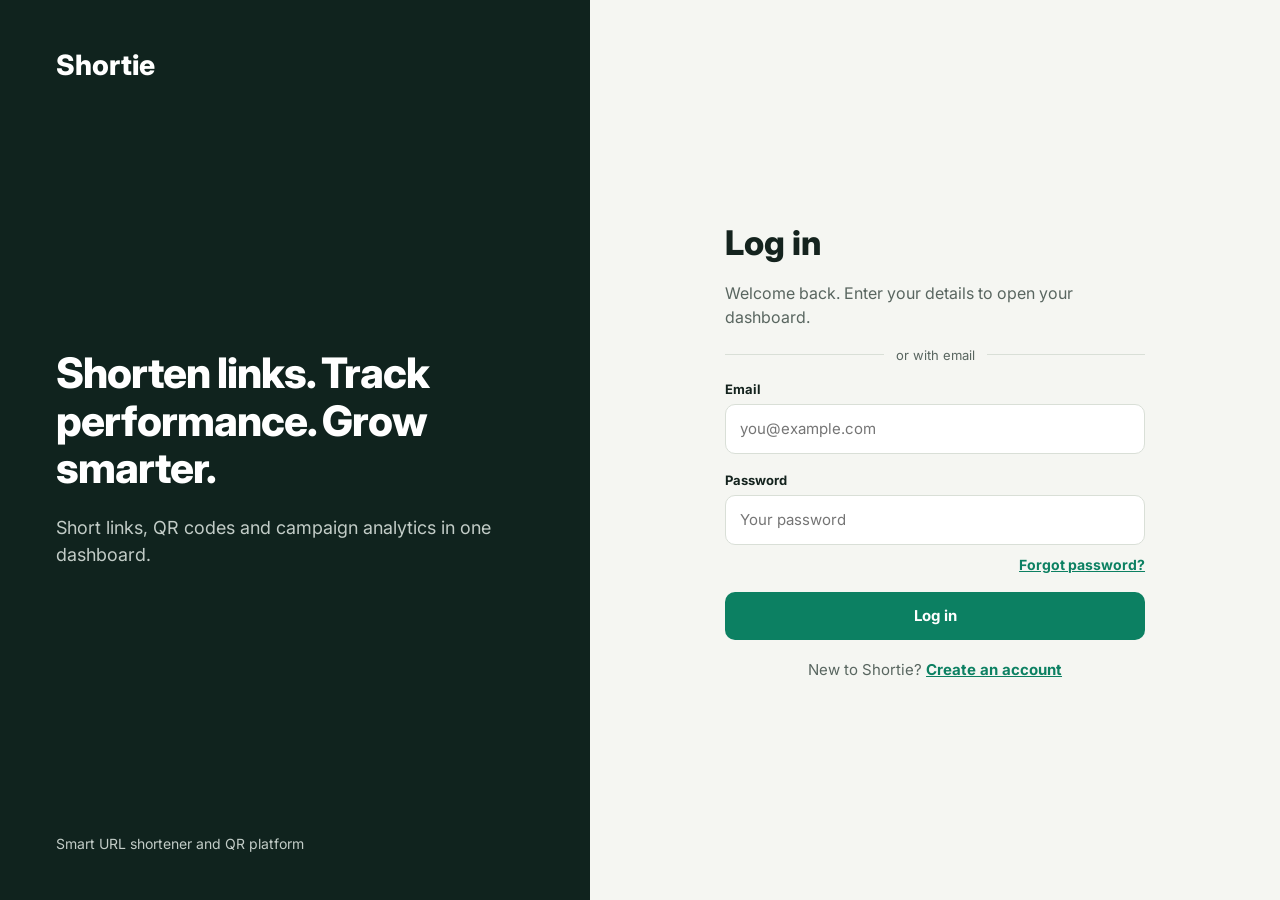
<file: Frontend/Campaigns.html>
<!doctype html>
<html lang="en">
  <head>
    <meta charset="utf-8" />
    <meta name="viewport" content="width=device-width,initial-scale=1" />
    <title>Campaigns | Shortie</title>
    <link rel="stylesheet" href="Campaigns.css" />
  </head>
  <body>
    <aside class="sidebar">
      <h2>Shortie</h2>
      <nav>
        <a href="Dashboard.html">Links</a>
        <a href="ShortenURL.html">Shorten URL</a>
        <a href="Analytics.html">Analytics</a>
        <a class="active" href="Campaigns.html">Campaigns</a>
        <a href="QRcodes.html">QR codes</a>
        <a href="Domains.html">Domains</a>
        <a href="APIkeys.html">API keys</a>
        <a href="Settings.html">Settings</a>
      </nav>
      <div class="profile">
        <div class="avatar" id="avatar">U</div>
        <div>
          <strong id="user-name">Your account</strong
          ><small id="user-email"></small>
        </div>
        <button id="logout" class="btn outline full">Log out</button>
      </div>
    </aside>
    <main class="main">
      <header class="page-head">
        <div>
          <h1>Campaigns</h1>
          <p>Group your short links and compare campaign performance.</p>
        </div>
        <button id="new-campaign" class="btn primary">New campaign</button>
      </header>
      <div id="notice" class="notice" hidden></div>
      <section class="stats">
        <article class="card stat">
          <span>Active campaigns</span><strong id="active-count">—</strong>
        </article>
        <article class="card stat">
          <span>Campaign clicks</span><strong id="total-clicks">—</strong>
        </article>
        <article class="card stat">
          <span>Linked short URLs</span><strong id="total-links">—</strong>
        </article>
      </section>
      <section class="card table-card">
        <div class="section-head">
          <div>
            <h2>Your campaigns</h2>
            <p>Only campaigns saved to your account are shown.</p>
          </div>
          <div class="tools">
            <input
              id="search"
              type="search"
              placeholder="Search campaigns"
              aria-label="Search campaigns"
            /><button id="refresh" class="btn outline">Refresh</button>
          </div>
        </div>
        <div class="table-wrap">
          <table>
            <thead>
              <tr>
                <th>Campaign</th>
                <th>Channel</th>
                <th>Links</th>
                <th>Clicks</th>
                <th>Status</th>
                <th>Actions</th>
              </tr>
            </thead>
            <tbody id="campaign-rows">
              <tr>
                <td colspan="6" class="empty">Loading campaigns…</td>
              </tr>
            </tbody>
          </table>
        </div>
        <div id="empty-state" class="empty-state" hidden>
          <h3>No campaigns yet</h3>
          <p>
            Create a campaign to group your existing short links and track their
            combined clicks.
          </p>
          <button class="btn primary" id="empty-create">
            Create your first campaign
          </button>
        </div>
      </section>
      <section class="card form-card" id="campaign-form-card" hidden>
        <div class="section-head">
          <div>
            <h2 id="form-title">New campaign</h2>
            <p>
              Choose a name and optionally associate existing Shortie links.
            </p>
          </div>
          <button id="close-form" class="btn outline">Close</button>
        </div>
        <form id="campaign-form">
          <input type="hidden" id="campaign-id" />
          <div class="form-grid">
            <label
              >Campaign name<input
                id="name"
                maxlength="100"
                required
                placeholder="e.g. Diwali promotion" /></label
            ><label
              >Channel<select id="channel">
                <option>Other</option>
                <option>Social</option>
                <option>Email</option>
                <option>Newsletter</option>
                <option>QR scan</option>
                <option>Website</option>
                <option>Paid ads</option>
                <option>Print</option>
              </select></label
            ><label
              >Status<select id="status">
                <option value="active">Active</option>
                <option value="paused">Paused</option>
                <option value="archived">Archived</option>
              </select></label
            ><label class="wide"
              >Description<textarea
                id="description"
                maxlength="500"
                rows="3"
                placeholder="What is this campaign for?"
              ></textarea>
            </label>
            <fieldset class="wide link-picker">
              <legend>
                Associate existing short links
                <span class="optional">(optional)</span>
              </legend>
              <div class="link-picker-toolbar">
                <p>
                  Select the links that belong to this campaign. Long URLs are
                  shortened for readability.
                </p>
                <input
                  id="link-search"
                  type="search"
                  placeholder="Search short links or destinations"
                  aria-label="Search existing short links"
                /><span class="selected-count" id="selected-count"
                  >0 selected</span
                >
              </div>
              <div id="link-options" class="link-options">
                <p class="links-loading">Loading your links…</p>
              </div>
              <div class="link-picker-footer">
                <span id="link-total">0 links available</span
                ><button
                  type="button"
                  class="btn outline small"
                  id="clear-links"
                >
                  Clear selection
                </button>
              </div>
            </fieldset>
          </div>
          <div class="form-actions">
            <button type="button" id="cancel-form" class="btn outline">
              Cancel</button
            ><button type="submit" id="save-campaign" class="btn primary">
              Save campaign
            </button>
          </div>
        </form>
      </section>
    </main>
    <script src="config.js"></script>
    <script>
      (() => {
        const API = window.API_URL;
        const token = sessionStorage.getItem("shortie_token");
        const $ = (id) => document.getElementById(id);
        let campaigns = [],
          links = [];
        if (!token) {
          location.href = "login.html";
          return;
        }
        function notice(msg, type = "error") {
          const n = $("notice");
          n.textContent = msg;
          n.className = "notice " + type;
          n.hidden = false;
        }
        function clearNotice() {
          $("notice").hidden = true;
        }
        async function api(path, options = {}) {
          const res = await fetch(API + path, {
            ...options,
            headers: {
              Authorization: `Bearer ${token}`,
              ...(options.body ? { "Content-Type": "application/json" } : {}),
              ...(options.headers || {}),
            },
          });
          let data = {};
          try {
            data = await res.json();
          } catch {}
          if (res.status === 401) {
            sessionStorage.removeItem("shortie_token");
            location.href = "login.html";
            throw new Error("Session expired. Please sign in again.");
          }
          if (!res.ok) {
            const detail = Array.isArray(data.detail)
              ? data.detail.map((item) => item.msg).filter(Boolean).join("; ")
              : data.detail;
            throw new Error(detail || `Request failed (${res.status})`);
          }
          return data;
        }
        const esc = (s) =>
          String(s ?? "").replace(
            /[&<>"']/g,
            (c) =>
              ({
                "&": "&amp;",
                "<": "&lt;",
                ">": "&gt;",
                '"': "&quot;",
                "'": "&#39;",
              })[c],
          );
        function render() {
          const q = $("search").value.trim().toLowerCase();
          const list = campaigns.filter((c) =>
            [c.name, c.channel, c.description, c.status].some((v) =>
              String(v || "")
                .toLowerCase()
                .includes(q),
            ),
          );
          $("active-count").textContent = campaigns
            .filter((c) => c.status === "active")
            .length.toLocaleString();
          $("total-clicks").textContent = campaigns
            .reduce((n, c) => n + (c.clicks || 0), 0)
            .toLocaleString();
          $("total-links").textContent = campaigns
            .reduce((n, c) => n + (c.link_count || 0), 0)
            .toLocaleString();
          $("campaign-rows").innerHTML = list.length
            ? list
                .map(
                  (c) =>
                    `<tr><td><strong>${esc(c.name)}</strong><small>${esc(c.description || "No description")}</small></td><td>${esc(c.channel || "Other")}</td><td>${c.link_count || 0}</td><td>${(c.clicks || 0).toLocaleString()}</td><td><span class="badge ${esc(c.status)}">${esc(c.status)}</span></td><td class="actions"><button class="btn outline small" data-edit="${c.id}">Edit</button><button class="btn danger small" data-delete="${c.id}">Delete</button></td></tr>`,
                )
                .join("")
            : `<tr><td colspan="6" class="empty">${q ? "No campaigns match your search." : "No campaigns have been created yet."}</td></tr>`;
          $("empty-state").hidden = campaigns.length > 0 || q.length > 0;
        }
        async function load() {
          clearNotice();
          $("campaign-rows").innerHTML =
            '<tr><td colspan="6" class="empty">Loading campaigns…</td></tr>';
          try {
            const [c, l] = await Promise.all([
              api("/api/campaigns"),
              api("/api/links"),
            ]);
            campaigns = c.campaigns || [];
            links = l.links || [];
            render();
            renderLinkOptions();
          } catch (e) {
            notice(e.message);
            $("campaign-rows").innerHTML =
              '<tr><td colspan="6" class="empty">Could not load campaigns.</td></tr>';
          }
        }
        function renderLinkOptions(selected = null) {
          const box = $("link-options");
          if (selected !== null) {
            box.dataset.selected = JSON.stringify(selected);
          }
          const selectedIds = new Set(
            JSON.parse(box.dataset.selected || "[]").map(String),
          );
          const q = ($("link-search")?.value || "").trim().toLowerCase();
          const filtered = links.filter((l) =>
            [l.short_url, l.code, l.original_url, l.destination_url].some((v) =>
              String(v || "")
                .toLowerCase()
                .includes(q),
            ),
          );
          $("link-total").textContent =
            `${links.length} link${links.length === 1 ? "" : "s"} available`;
          $("selected-count").textContent = `${selectedIds.size} selected`;
          if (!links.length) {
            box.innerHTML =
              '<div class="links-empty"><strong>No saved short links yet</strong><span>Create a short link first, then return here to associate it with a campaign.</span></div>';
            return;
          }
          if (!filtered.length) {
            box.innerHTML =
              '<div class="links-empty">No links match your search.</div>';
            return;
          }
          box.innerHTML = filtered
            .map((l) => {
              const id = String(l.id ?? l._id ?? l.code ?? "");
              const short = l.short_url || l.code || "Short link";
              const original = l.original_url || l.destination_url || "";
              return `<label class="link-option ${selectedIds.has(id) ? "is-selected" : ""}"><input type="checkbox" value="${esc(id)}" ${selectedIds.has(id) ? "checked" : ""}><span class="link-option-copy"><strong title="${esc(short)}">${esc(short)}</strong><small title="${esc(original)}">${esc(original || "No destination URL available")}</small></span><span class="link-checkmark" aria-hidden="true">✓</span></label>`;
            })
            .join("");
        }
        function openForm(c = null) {
          $("campaign-form").reset();
          $("link-search").value = "";
          $("link-options").dataset.selected = JSON.stringify(
            c?.link_ids || [],
          );
          $("campaign-id").value = c?.id || "";
          $("form-title").textContent = c ? "Edit campaign" : "New campaign";
          $("name").value = c?.name || "";
          $("description").value = c?.description || "";
          $("channel").value = c?.channel || "Other";
          $("status").value = c?.status || "active";
          renderLinkOptions(c?.link_ids || []);
          $("campaign-form-card").hidden = false;
          $("name").focus();
        }
        function closeForm() {
          $("campaign-form-card").hidden = true;
        }
        $("link-options").addEventListener("change", (e) => {
          if (!e.target.matches("input[type=checkbox]")) return;
          const ids = [
            ...$("link-options").querySelectorAll("input:checked"),
          ].map((x) => x.value);
          $("link-options").dataset.selected = JSON.stringify(ids);
          renderLinkOptions();
        });
        $("link-search").addEventListener("input", () => renderLinkOptions());
        $("clear-links").onclick = () => {
          $("link-options").dataset.selected = "[]";
          renderLinkOptions();
        };
        $("new-campaign").onclick = () => openForm();
        $("empty-create").onclick = () => openForm();
        $("close-form").onclick = closeForm;
        $("cancel-form").onclick = closeForm;
        $("refresh").onclick = load;
        $("search").addEventListener("input", render);
        $("campaign-rows").addEventListener("click", async (e) => {
          const edit = e.target.closest("[data-edit]"),
            del = e.target.closest("[data-delete]");
          if (edit) {
            const c = campaigns.find((x) => x.id === edit.dataset.edit);
            if (c) openForm(c);
          }
          if (del) {
            const c = campaigns.find((x) => x.id === del.dataset.delete);
            if (
              !c ||
              !confirm(
                `Delete campaign “${c.name}”? The short links themselves will not be deleted.`,
              )
            )
              return;
            try {
              await api("/api/campaigns/" + c.id, { method: "DELETE" });
              notice("Campaign deleted.", "success");
              await load();
            } catch (err) {
              notice(err.message);
            }
          }
        });
        $("campaign-form").addEventListener("submit", async (e) => {
          e.preventDefault();
          clearNotice();
          const id = $("campaign-id").value;
          const payload = {
            name: $("name").value.trim(),
            description: $("description").value.trim(),
            channel: $("channel").value,
            status: $("status").value,
            link_ids: JSON.parse($("link-options").dataset.selected || "[]"),
          };
          $("save-campaign").disabled = true;
          $("save-campaign").textContent = "Saving…";
          try {
            await api(id ? "/api/campaigns/" + id : "/api/campaigns", {
              method: id ? "PATCH" : "POST",
              body: JSON.stringify(payload),
            });
            closeForm();
            notice(
              id
                ? "Campaign updated successfully."
                : "Campaign created successfully.",
              "success",
            );
            await load();
          } catch (err) {
            notice(err.message);
          } finally {
            $("save-campaign").disabled = false;
            $("save-campaign").textContent = "Save campaign";
          }
        });
        $("logout").onclick = () => {
          sessionStorage.removeItem("shortie_token");
          location.href = "login.html";
        };
        api("/api/auth/me")
          .then((d) => {
            const u = d.user || {};
            $("user-name").textContent = u.full_name || "Your account";
            $("user-email").textContent = u.email || "";
            $("avatar").textContent = (u.full_name || "U")
              .trim()
              .charAt(0)
              .toUpperCase();
          })
          .catch(() => {});
        load();
      })();
    </script>
  </body>
</html>
</file>
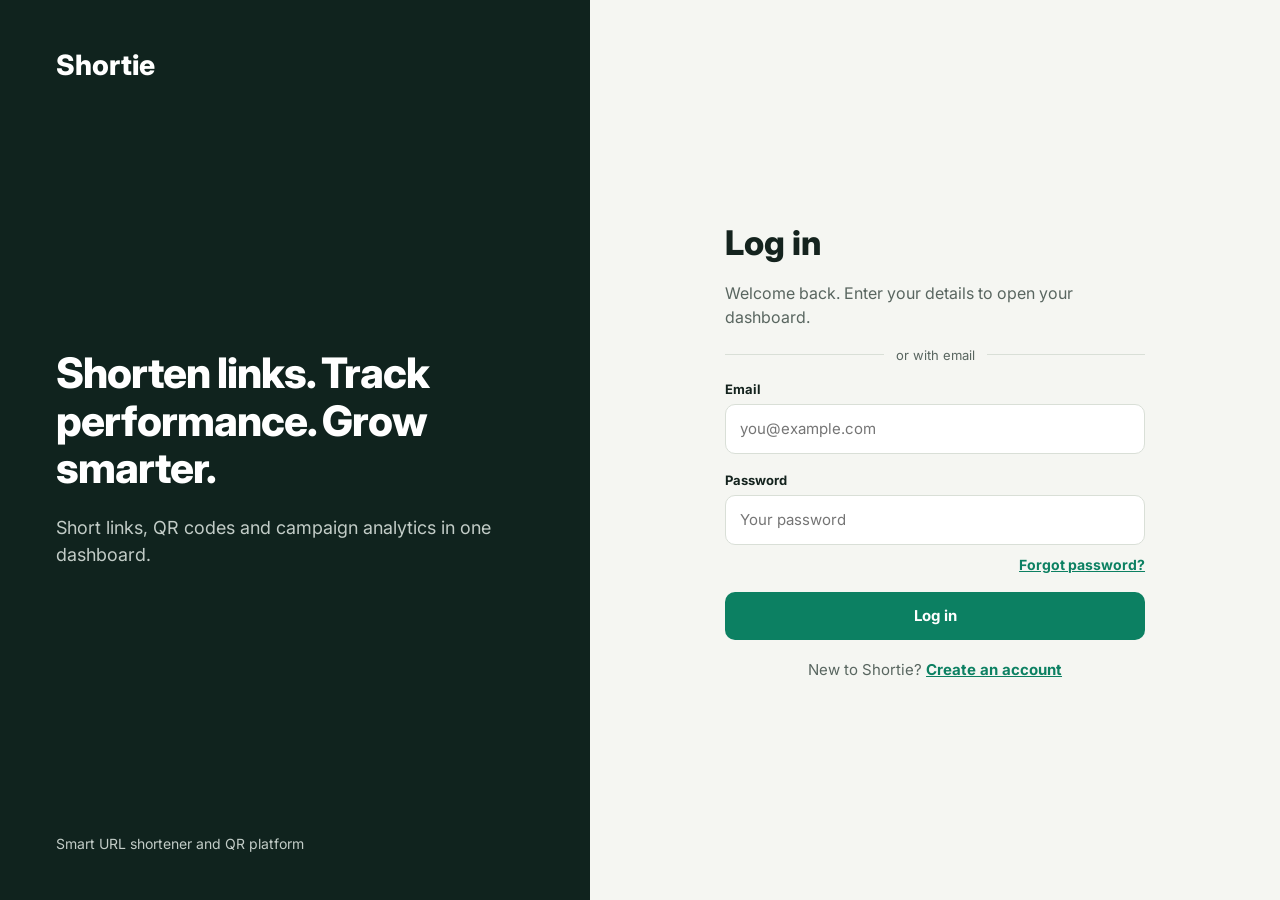
<file: Frontend/Dashboard.html>
<!doctype html>
<html lang="en">
  <head>
    <meta charset="UTF-8" />
    <meta name="viewport" content="width=device-width, initial-scale=1.0" />
    <title>Shortie Dashboard</title>

    <link
      href="https://fonts.googleapis.com/css2?family=Inter:wght@400;500;600;700;800&display=swap"
      rel="stylesheet"
    />
    <link rel="stylesheet" href="Dashboard.css" />
  </head>

  <body>
    <div class="dashboard">
      <aside class="sidebar">
        <a href="Dashboard.html" class="logo">Shortie</a>

        <nav class="sidebar-nav">
          <a href="Dashboard.html" class="nav-link active">Links</a>
          <a href="ShortenURL.html" class="nav-link">Shorten URL</a>
          <a href="Analytics.html" class="nav-link">Analytics</a>
          <a href="Campaigns.html" class="nav-link">Campaigns</a>
          <a href="QRcodes.html" class="nav-link">QR codes</a>
          <a href="Domains.html" class="nav-link">Domains</a>
          <a href="APIKeys.html" class="nav-link">API keys</a>
          <a href="Settings.html" class="nav-link">Settings</a>
        </nav>

        <div class="sidebar-user">
          <div class="user-info">
            <div class="user-avatar" id="userAvatar">--</div>
            <div class="user-details">
              <h3 id="userName">Loading...</h3>
              <p id="userEmail">Loading...</p>
            </div>
          </div>

          <button type="button" class="logout-button" id="logoutButton">
            Log out
          </button>
        </div>
      </aside>

      <main class="main-content">
        <header class="page-header">
          <h1>Links</h1>

          <div class="header-actions">
            <input
              type="search"
              class="search-input"
              id="searchInput"
              placeholder="Search links, tags, campaigns"
              aria-label="Search links"
            />

            <button type="button" class="new-link-button" id="newLinkButton">
              New link
            </button>
          </div>
        </header>

        <p class="page-description" id="pageDescription">
          Loading your saved links...
        </p>

        <section class="stats-grid">
          <article class="stat-card">
            <p class="stat-label">Total clicks</p>
            <h2 id="totalClicks">—</h2>
          </article>

          <article class="stat-card">
            <p class="stat-label">Unique visitors</p>
            <h2 id="uniqueVisitors">N/A</h2>
          </article>

          <article class="stat-card">
            <p class="stat-label">Active links</p>
            <h2 id="activeLinks">—</h2>
          </article>

          <article class="stat-card">
            <p class="stat-label">Expiring soon</p>
            <h2 id="expiringSoon">—</h2>
          </article>
        </section>

        <section class="links-section">
          <table class="links-table">
            <thead>
              <tr>
                <th>Link</th>
                <th>Campaign</th>
                <th>Status</th>
                <th>Clicks</th>
              </tr>
            </thead>

            <tbody id="linksTableBody">
              <tr>
                <td colspan="4" class="empty-state">Loading saved links...</td>
              </tr>
            </tbody>
          </table>
        </section>

        <p
          class="page-description"
          id="statusMessage"
          role="status"
          aria-live="polite"
        ></p>
      </main>
    </div>

    <script src="config.js"></script>
    <script>
      const API_URL = window.API_URL;
      const token = sessionStorage.getItem("shortie_token");

      const $ = (id) => document.getElementById(id);

      let savedLinks = [];

      if (!token) {
        window.location.replace("login.html");
      } else {
        initializeDashboard();
      }

      async function initializeDashboard() {
        try {
          await loadUser();
          await loadLinks();
        } catch (error) {
          console.error("Dashboard initialization failed:", error);
        }
      }

      // API requests
      async function apiRequest(path, options = {}) {
        const response = await fetch(`${API_URL}${path}`, {
          ...options,
          headers: {
            Authorization: `Bearer ${token}`,
            ...(options.body
              ? {
                  "Content-Type": "application/json",
                }
              : {}),
            ...(options.headers || {}),
          },
        });

        if (response.status === 401 || response.status === 403) {
          sessionStorage.removeItem("shortie_token");
          window.location.replace("login.html");
          throw new Error("Your session has expired. Please log in again.");
        }

        const data = await response.json().catch(() => ({}));

        if (!response.ok) {
          throw new Error(
            typeof data.detail === "string"
              ? data.detail
              : "The server request failed.",
          );
        }

        return data;
      }

      // User profile
      async function loadUser() {
        const result = await apiRequest("/api/auth/me");
        const user = result.user;

        $("userName").textContent = user.full_name;
        $("userEmail").textContent = user.email;

        $("userAvatar").textContent = user.full_name
          .trim()
          .split(/\s+/)
          .filter(Boolean)
          .slice(0, 2)
          .map((part) => part.charAt(0).toUpperCase())
          .join("");
      }

      // Load real links from the backend
      async function loadLinks() {
        $("statusMessage").textContent = "Loading saved links...";

        try {
          const result = await apiRequest("/api/links");

          if (!Array.isArray(result.links)) {
            throw new Error("The API response does not contain a links array.");
          }

          savedLinks = result.links;

          await renderStatistics();
          renderLinks();

          $("pageDescription").textContent =
            `${savedLinks.length} saved link${savedLinks.length === 1 ? "" : "s"}`;

          $("statusMessage").textContent = "";
        } catch (error) {
          console.error("Failed to load links:", error);

          $("pageDescription").textContent =
            "Unable to retrieve your saved links.";

          $("statusMessage").textContent =
            `${error.message} Check that the backend is running.`;

          $("totalClicks").textContent = "—";
          $("activeLinks").textContent = "—";
          $("expiringSoon").textContent = "—";
          $("uniqueVisitors").textContent = "N/A";

          showEmptyState("Unable to load links. Check the backend connection.");
        }
      }

      // Link status
      function getStatus(link) {
        if (link.archived === true) {
          return "Archived";
        }

        if (link.active === false) {
          return "Disabled";
        }

        if (link.expiry_date) {
          const expiry = new Date(link.expiry_date);

          if (!Number.isNaN(expiry.getTime())) {
            if (expiry.getTime() <= Date.now()) {
              return "Expired";
            }

            const daysLeft = Math.ceil(
              (expiry.getTime() - Date.now()) / 86400000,
            );

            if (daysLeft <= 2) {
              return `Expires in ${daysLeft}d`;
            }
          }
        }

        return "Active";
      }

      // Real statistics only
      async function renderStatistics() {
        const totalClicks = savedLinks.reduce(
          (total, link) => total + (Number(link.clicks) || 0),
          0,
        );

        const activeCount = savedLinks.filter(
          (link) => getStatus(link) === "Active",
        ).length;

        const now = Date.now();
        const twoDays = 2 * 24 * 60 * 60 * 1000;

        const expiringCount = savedLinks.filter((link) => {
          if (getStatus(link) !== "Active" || !link.expiry_date) {
            return false;
          }

          const expiry = new Date(link.expiry_date).getTime();

          return expiry > now && expiry <= now + twoDays;
        }).length;

        $("totalClicks").textContent = totalClicks.toLocaleString();
        $("activeLinks").textContent = activeCount.toLocaleString();
        $("expiringSoon").textContent = expiringCount.toLocaleString();

        // Load the real distinct visitor count from the backend.
        try {
          const visitorStats = await apiRequest(
            "/api/analytics/unique-visitors",
          );
          $("uniqueVisitors").textContent = Number(
            visitorStats.unique_visitors,
          ).toLocaleString();
        } catch (error) {
          console.error("Failed to load unique visitor count:", error);
          $("uniqueVisitors").textContent = "—";
        }
      }

      // Empty and error states
      function showEmptyState(message) {
        const body = $("linksTableBody");
        body.replaceChildren();

        const row = document.createElement("tr");
        const cell = document.createElement("td");

        cell.colSpan = 4;
        cell.className = "empty-state";
        cell.textContent = message;

        row.appendChild(cell);
        body.appendChild(row);
      }

      // Build a destination preview with More/Less
      function createDestination(originalUrl) {
        const wrapper = document.createElement("div");
        wrapper.className = "destination-wrap";

        const destination = document.createElement("span");
        destination.className = "destination-url";

        const fullUrl = originalUrl || "";
        destination.textContent = fullUrl;

        wrapper.appendChild(destination);

        if (fullUrl.length > 45) {
          destination.classList.add("collapsed");

          const toggle = document.createElement("button");
          toggle.type = "button";
          toggle.className = "url-toggle";
          toggle.textContent = "More";
          toggle.setAttribute("aria-expanded", "false");

          toggle.addEventListener("click", () => {
            const isExpanded = toggle.getAttribute("aria-expanded") === "true";

            toggle.setAttribute("aria-expanded", String(!isExpanded));
            destination.classList.toggle("collapsed", isExpanded);
            toggle.textContent = isExpanded ? "More" : "Less";
          });

          wrapper.appendChild(toggle);
        }

        return wrapper;
      }

      // Render the table
      function renderLinks() {
        const body = $("linksTableBody");
        const query = $("searchInput").value.trim().toLowerCase();

        body.replaceChildren();

        const filteredLinks = savedLinks.filter((link) => {
          const searchable = [
            link.short_url,
            link.code,
            link.original_url,
            link.campaign,
          ]
            .filter(Boolean)
            .join(" ")
            .toLowerCase();

          return searchable.includes(query);
        });

        if (filteredLinks.length === 0) {
          showEmptyState(
            query
              ? "No matching links found."
              : "No saved links yet. Select New link to create one.",
          );
          return;
        }

        filteredLinks.forEach((link) => {
          const row = document.createElement("tr");

          // Link column
          const linkCell = document.createElement("td");

          const shortLink = document.createElement("a");
          shortLink.className = "short-link";
          shortLink.href = link.short_url || "#";
          shortLink.textContent = link.short_url || link.code || "—";
          shortLink.target = "_blank";
          shortLink.rel = "noopener noreferrer";

          linkCell.appendChild(shortLink);
          linkCell.appendChild(createDestination(link.original_url));

          // Campaign column
          const campaignCell = document.createElement("td");
          campaignCell.textContent = link.campaign || "None";

          // Status column
          const statusCell = document.createElement("td");
          const badge = document.createElement("span");
          const status = getStatus(link);

          badge.className = "status-badge";
          badge.dataset.status = status.toLowerCase().replace(/\s+/g, "-");
          badge.textContent = status;

          statusCell.appendChild(badge);

          const expiryButton = document.createElement("button");
          expiryButton.type = "button";
          expiryButton.className = "expiry-button";
          expiryButton.textContent = "Manage expiry";

          expiryButton.addEventListener("click", () => {
            manageExpiry(link);
          });

          statusCell.appendChild(expiryButton);
          // Enable / Disable link button
          const toggleButton = document.createElement("button");
          toggleButton.type = "button";
          toggleButton.className = "expiry-button";

          toggleButton.textContent =
            link.active === false ? "Enable link" : "Disable link";

          toggleButton.addEventListener("click", async () => {
            const newStatus = link.active === false;

            toggleButton.disabled = true;

            try {
              await apiRequest(`/api/links/${encodeURIComponent(link.id)}`, {
                method: "PATCH",
                body: JSON.stringify({
                  active: newStatus,
                }),
              });

              $("statusMessage").textContent = newStatus
                ? "Link enabled successfully."
                : "Link disabled successfully.";

              await loadLinks();
            } catch (error) {
              $("statusMessage").textContent =
                `Could not update link: ${error.message}`;

              toggleButton.disabled = false;
            }
          });

          statusCell.appendChild(toggleButton);
          // Click count
          const clicksCell = document.createElement("td");
          clicksCell.textContent = (Number(link.clicks) || 0).toLocaleString();

          row.append(linkCell, campaignCell, statusCell, clicksCell);

          body.appendChild(row);
        });
      }

      async function manageExpiry(link) {
        const currentDate = link.expiry_date
          ? new Date(link.expiry_date).toISOString().slice(0, 10)
          : "";

        const selectedDate = window.prompt(
          "Enter an expiry date (YYYY-MM-DD).\n" +
            "Leave blank to remove expiry.",
          currentDate,
        );

        // Cancel was clicked.
        if (selectedDate === null) {
          return;
        }

        const expiryDate = selectedDate.trim();

        if (expiryDate && !/^\d{4}-\d{2}-\d{2}$/.test(expiryDate)) {
          alert("Please enter a date in YYYY-MM-DD format.");
          return;
        }

        if (expiryDate) {
          const parsedDate = new Date(`${expiryDate}T00:00:00Z`);

          if (
            Number.isNaN(parsedDate.getTime()) ||
            parsedDate.toISOString().slice(0, 10) !== expiryDate
          ) {
            alert("Please enter a valid date.");
            return;
          }

          const today = new Date().toISOString().slice(0, 10);

          if (expiryDate < today) {
            alert("Expiry date cannot be in the past.");
            return;
          }
        }

        try {
          await apiRequest(`/api/links/${encodeURIComponent(link.id)}`, {
            method: "PATCH",
            body: JSON.stringify({
              expiry_date: expiryDate || null,
            }),
          });

          $("statusMessage").textContent = expiryDate
            ? `Expiry date updated to ${expiryDate}.`
            : "Expiry date removed.";

          await loadLinks();
        } catch (error) {
          $("statusMessage").textContent =
            `Could not update expiry: ${error.message}`;
        }
      }
      // Search
      $("searchInput").addEventListener("input", renderLinks);

      // Create link
      $("newLinkButton").addEventListener("click", () => {
        window.location.href = "ShortenURL.html";
      });

      // Logout
      $("logoutButton").addEventListener("click", () => {
        sessionStorage.removeItem("shortie_token");
        window.location.replace("login.html");
      });

      // Refresh links when returning to the tab
      document.addEventListener("visibilitychange", () => {
        if (!document.hidden && token) {
          loadLinks();
        }
      });
    </script>
  </body>
</html>
</file>
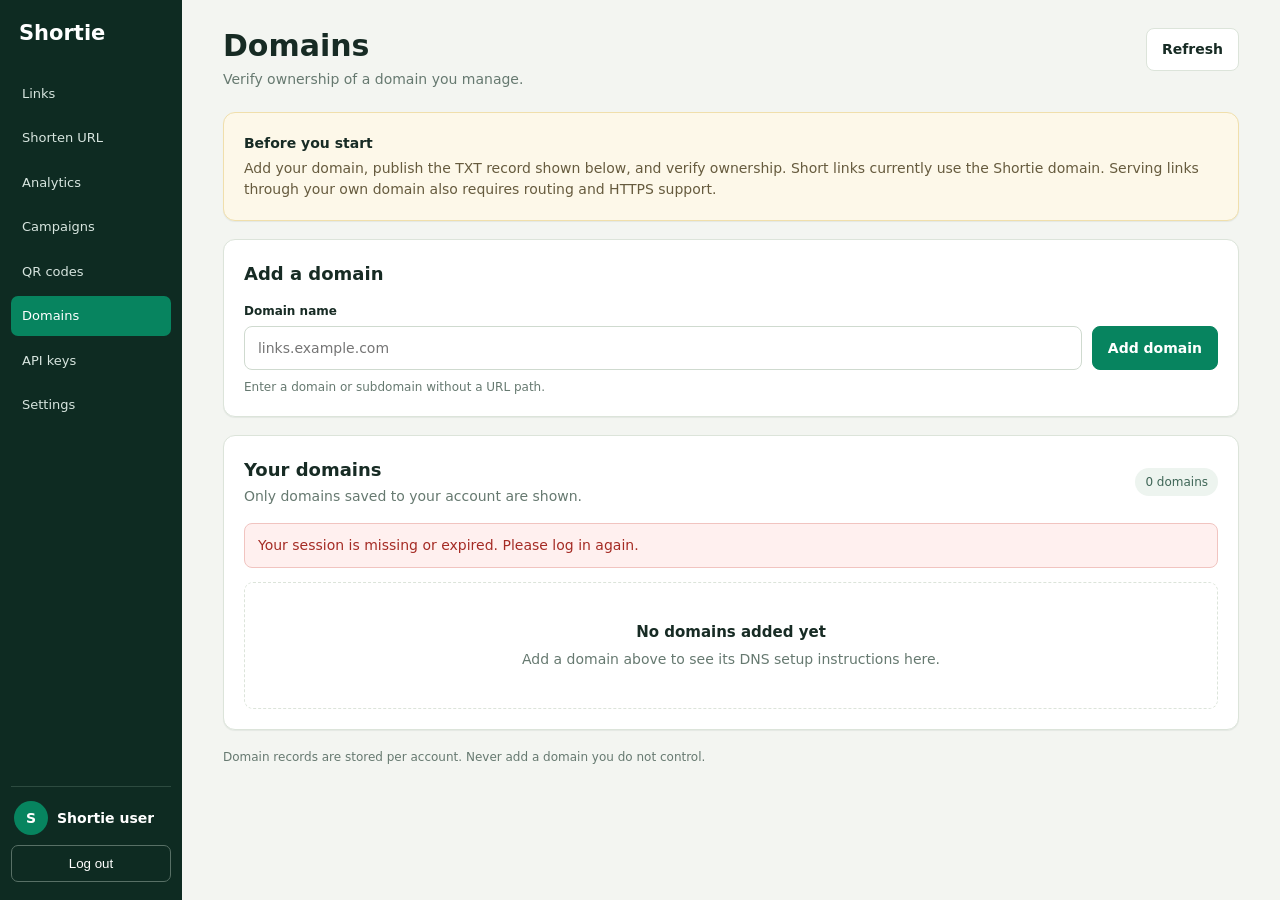
<file: Frontend/Domains.html>
<!doctype html>
<html lang="en">
  <head>
    <meta charset="UTF-8" />
    <meta name="viewport" content="width=device-width, initial-scale=1.0" />
    <title>Domains | Shortie</title>
    <link rel="stylesheet" href="Domains.css" />
  </head>
  <body>
    <aside class="sidebar">
      <h2>Shortie</h2>
      <nav>
        <a href="Dashboard.html">Links</a
        ><a href="ShortenURL.html">Shorten URL</a
        ><a href="Analytics.html">Analytics</a
        ><a href="Campaigns.html">Campaigns</a
        ><a href="QRcodes.html">QR codes</a
        ><a class="active" href="Domains.html">Domains</a
        ><a href="APIKeys.html">API keys</a><a href="Settings.html">Settings</a>
      </nav>
      <div class="account">
        <div class="avatar" id="avatar">S</div>
        <div>
          <strong id="userName">Shortie user</strong
          ><small id="userEmail"></small>
        </div>
      </div>
      <button class="logout" id="logoutBtn">Log out</button>
    </aside>
    <main class="main">
      <header class="page-head">
        <div>
          <h1>Domains</h1>
          <p>Verify ownership of a domain you manage.</p>
        </div>
        <button class="btn secondary" id="refreshBtn">Refresh</button>
      </header>
      <section class="notice">
        <strong>Before you start</strong>
        <p>
          Add your domain, publish the TXT record shown below, and verify
          ownership. Short links currently use the Shortie domain. Serving links
          through your own domain also requires routing and HTTPS support.
        </p>
      </section>
      <section class="card add-card">
        <h2>Add a domain</h2>
        <form id="addForm">
          <label for="domainInput">Domain name</label>
          <div class="add-row">
            <input
              id="domainInput"
              name="domain"
              placeholder="links.example.com"
              autocomplete="url"
              required
            /><button class="btn primary" type="submit">Add domain</button>
          </div>
          <small>Enter a domain or subdomain without a URL path.</small>
        </form>
      </section>
      <section class="card">
        <div class="section-head">
          <div>
            <h2>Your domains</h2>
            <p>Only domains saved to your account are shown.</p>
          </div>
          <span id="domainCount" class="count">0 domains</span>
        </div>
        <div id="message" class="message" role="status" hidden></div>
        <div id="emptyState" class="empty">
          <strong>No domains added yet</strong>
          <p>Add a domain above to see its DNS setup instructions here.</p>
        </div>
        <div id="domainList" class="domain-list"></div>
      </section>
      <p class="footnote">
        Domain records are stored per account. Never add a domain you do not
        control.
      </p>
    </main>
    <script src="config.js"></script>
    <script>
      (() => {
        const API_BASE = window.API_URL;
        const token = sessionStorage.getItem("shortie_token");
        const list = document.getElementById("domainList");
        const msg = document.getElementById("message");
        let domains = [];
        if (!token) {
          show(
            "Your session is missing or expired. Please log in again.",
            "error",
          );
        }
        const esc = (s) =>
          String(s ?? "").replace(
            /[&<>"']/g,
            (c) =>
              ({
                "&": "&amp;",
                "<": "&lt;",
                ">": "&gt;",
                '"': "&quot;",
                "'": "&#39;",
              })[c],
          );
        async function request(path, options = {}) {
          const res = await fetch(API_BASE + path, {
            ...options,
            headers: {
              Authorization: `Bearer ${token}`,
              ...(options.body ? { "Content-Type": "application/json" } : {}),
              ...(options.headers || {}),
            },
          });
          let data = {};
          try {
            data = await res.json();
          } catch {}
          if (!res.ok) {
            const detail = data.detail || data.message;
            if (res.status === 405)
              throw new Error(
                "The server rejected domain creation (405). Restart the updated FastAPI backend and open this page from your frontend server, not from a different server.",
              );
            if (res.status === 401)
              throw new Error(
                "Your session expired. Log in again and reopen Domains.",
              );
            throw new Error(detail || `Request failed (${res.status})`);
          }
          return data;
        }
        function show(text, type = "success") {
          msg.textContent = text;
          msg.className = "message " + type;
          msg.hidden = false;
        }
        function statusLabel(d) {
          return d.status === "verified"
            ? "Verified"
            : d.status === "failed"
              ? "Failed"
              : "Pending verification";
        }
        function render() {
          document.getElementById("domainCount").textContent =
            `${domains.length} ${domains.length === 1 ? "domain" : "domains"}`;
          document.getElementById("emptyState").hidden = domains.length > 0;
          list.innerHTML = domains
            .map(
              (d) =>
                `<article class="domain-item"><div class="domain-top"><div class="domain-name"><h3>${esc(d.domain)}</h3><span class="badge ${d.status === "verified" ? "verified" : "pending"}">${esc(statusLabel(d))}</span>${d.is_default ? '<span class="badge default">Default</span>' : ""}</div><button class="btn danger-outline" data-action="delete" data-id="${esc(d.id)}">Remove</button></div><p class="meta">Added ${esc(new Date(d.created_at).toLocaleDateString())}${d.verified_at ? " · Verified " + esc(new Date(d.verified_at).toLocaleDateString()) : ""}</p><details class="dns-details" open><summary>DNS verification instructions</summary><p>Create this TXT record at your DNS provider. DNS changes may take time to propagate.</p><div class="dns-grid"><div><label>Record type</label><code>TXT</code></div><div><label>Host / Name</label><code>_shortie</code></div><div class="token-field"><label>Value</label><code>${esc(d.verification_token)}</code><button class="btn small secondary" data-action="copy" data-value="${esc(d.verification_token)}">Copy</button></div></div><p class="dns-target">After publishing the record, click Verify domain. Verification checks the TXT record at <code>_shortie.${esc(d.domain)}</code>.</p><div class="item-actions"><button class="btn primary" data-action="verify" data-id="${esc(d.id)}">Verify domain</button>${d.status === "verified" && !d.is_default ? `<button class="btn secondary" data-action="default" data-id="${esc(d.id)}">Set as default</button>` : ""}</div></details></article>`,
            )
            .join("");
        }
        async function load() {
          if (!token) return;
          list.innerHTML = '<p class="loading">Loading domains…</p>';
          try {
            const data = await request("/api/domains");
            domains = data.domains || [];
            render();
          } catch (e) {
            list.innerHTML = "";
            show(e.message, "error");
          }
        }
        document
          .getElementById("addForm")
          .addEventListener("submit", async (e) => {
            e.preventDefault();
            const button = e.submitter;
            button.disabled = true;
            try {
              const data = await request("/api/domains/create", {
                method: "POST",
                body: JSON.stringify({
                  domain: document.getElementById("domainInput").value.trim(),
                }),
              });
              document.getElementById("domainInput").value = "";
              show(data.message || "Domain added.");
              await load();
            } catch (err) {
              show(err.message, "error");
            } finally {
              button.disabled = false;
            }
          });
        list.addEventListener("click", async (e) => {
          const b = e.target.closest("button[data-action]");
          if (!b) return;
          const { action, id, value } = b.dataset;
          if (action === "copy") {
            try {
              await navigator.clipboard.writeText(value);
              show("TXT value copied.");
            } catch {
              show(
                "Copy failed; select and copy the TXT value manually.",
                "error",
              );
            }
            return;
          }
          if (
            action === "delete" &&
            !confirm("Remove this domain from your Shortie account?")
          )
            return;
          b.disabled = true;
          try {
            if (action === "verify") {
              const d = await request(
                `/api/domains/${encodeURIComponent(id)}/verify`,
                { method: "POST" },
              );
              show(d.message || "Domain verified.");
            } else if (action === "default") {
              const d = await request(
                `/api/domains/${encodeURIComponent(id)}/default`,
                { method: "POST" },
              );
              show(d.message || "Default domain updated.");
            } else if (action === "delete") {
              const d = await request(
                `/api/domains/${encodeURIComponent(id)}`,
                { method: "DELETE" },
              );
              show(d.message || "Domain removed.");
            }
            await load();
          } catch (err) {
            show(err.message, "error");
          } finally {
            b.disabled = false;
          }
        });
        document.getElementById("refreshBtn").addEventListener("click", load);
        document.getElementById("logoutBtn").addEventListener("click", () => {
          sessionStorage.removeItem("shortie_token");
          location.href = "login.html";
        });
        request("/api/auth/me")
          .then((d) => {
            const u = d.user || {};
            document.getElementById("userName").textContent =
              u.full_name || "Shortie user";
            document.getElementById("userEmail").textContent = u.email || "";
            document.getElementById("avatar").textContent = (u.full_name || "S")
              .trim()
              .charAt(0)
              .toUpperCase();
          })
          .catch(() => {});
        load();
      })();
    </script>
  </body>
</html>
</file>
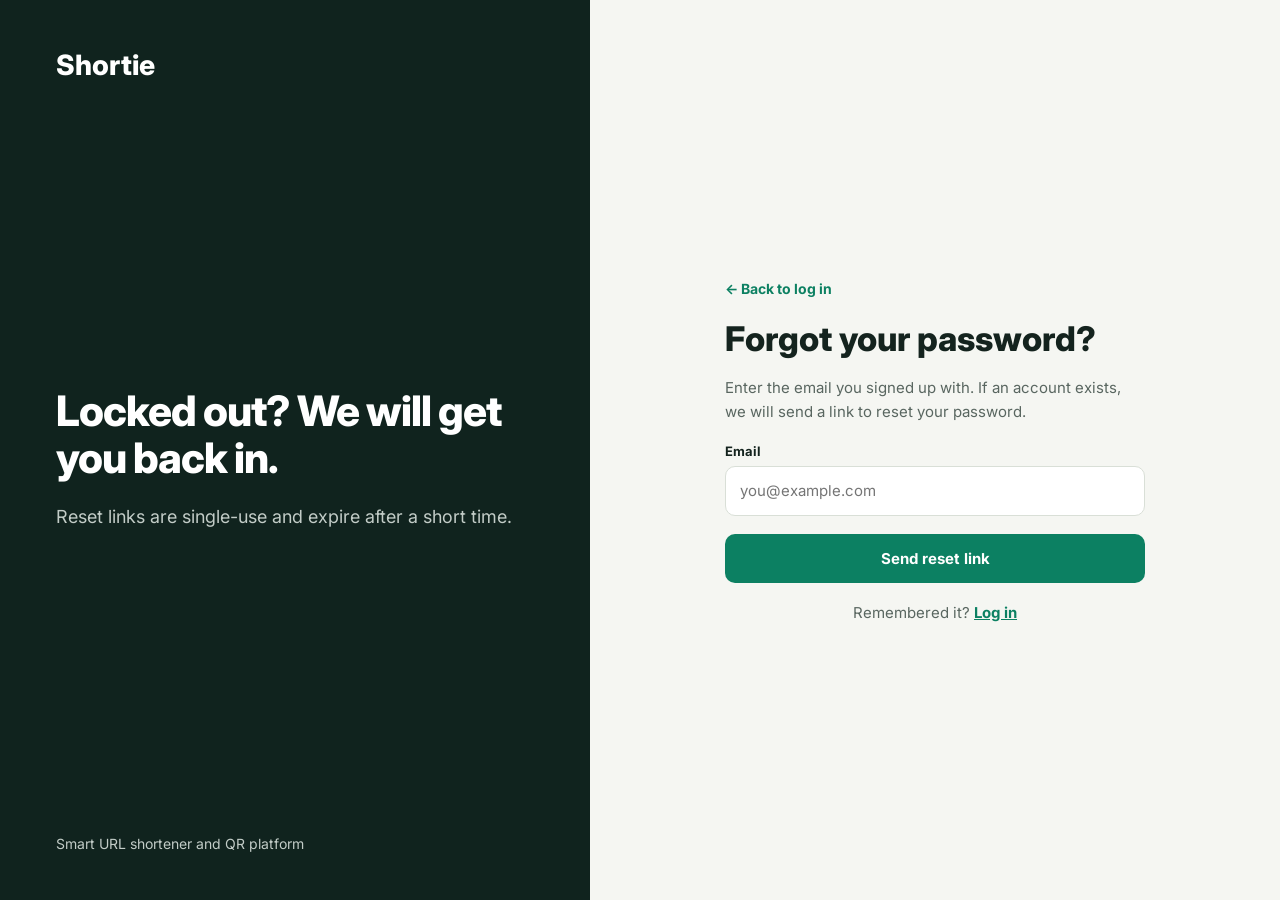
<file: Frontend/forgot-password.html>
<!doctype html>
<html lang="en">
  <head>
    <meta charset="UTF-8" />
    <meta name="viewport" content="width=device-width, initial-scale=1.0" />
    <title>Forgot your password? | Shortie</title>
    <link rel="stylesheet" href="forgot-password.css" />
    <link rel="preconnect" href="https://fonts.googleapis.com" />
    <link rel="preconnect" href="https://fonts.gstatic.com" crossorigin />
    <link href="https://fonts.googleapis.com/css2?family=Inter:wght@400;500;600;700;800&display=swap" rel="stylesheet" />
  </head>
  <body>
    <main class="auth-page">
      <section class="auth-brand">
        <a class="brand-logo" href="index.html">Shortie</a>
        <div class="brand-message">
          <h1>Locked out? We will get you back in.</h1>
          <p>Reset links are single-use and expire after a short time.</p>
        </div>
        <p class="brand-footer">Smart URL shortener and QR platform</p>
      </section>

      <section class="auth-panel">
        <div class="auth-card">
          <a class="back-link" href="login.html">← Back to log in</a>
          <h2>Forgot your password?</h2>
          <p class="intro">Enter the email you signed up with. If an account exists, we will send a link to reset your password.</p>

          <form id="forgotForm" novalidate>
            <label for="email">Email</label>
            <input id="email" name="email" type="email" autocomplete="email" placeholder="you@example.com" required />
            <button id="sendButton" type="submit">Send reset link</button>
          </form>

          <div id="message" class="message success" role="status" hidden>
            If an account exists for that email, a reset link is on its way. Check your inbox and spam folder. The link expires in 15 minutes.
          </div>
          <div id="error" class="message error" role="alert" hidden></div>
          <p class="return-text">Remembered it? <a href="login.html">Log in</a></p>
        </div>
      </section>
    </main>
    <script src="config.js"></script>
    <script>
      const API_URL = window.API_URL;
      const form = document.getElementById("forgotForm");
      const button = document.getElementById("sendButton");
      const message = document.getElementById("message");
      const errorBox = document.getElementById("error");

      form.addEventListener("submit", async (event) => {
        event.preventDefault();
        message.hidden = true;
        errorBox.hidden = true;
        const email = document.getElementById("email").value.trim();
        if (!email) {
          errorBox.textContent = "Enter your registered email address.";
          errorBox.hidden = false;
          return;
        }
        button.disabled = true;
        button.textContent = "Sending...";
        try {
          const response = await fetch(`${API_URL}/api/auth/forgot-password`, {
            method: "POST",
            headers: { "Content-Type": "application/json" },
            body: JSON.stringify({ email })
          });
          const result = await response.json();
          if (!response.ok) throw new Error(result.detail || "We could not send the reset email. Please try again.");
          message.hidden = false;
          form.reset();
        } catch (error) {
          errorBox.textContent = error.message || "Cannot connect to Shortie. Please try again.";
          errorBox.hidden = false;
        } finally {
          button.disabled = false;
          button.textContent = "Send reset link";
        }
      });
    </script>
  </body>
</html>
</file>
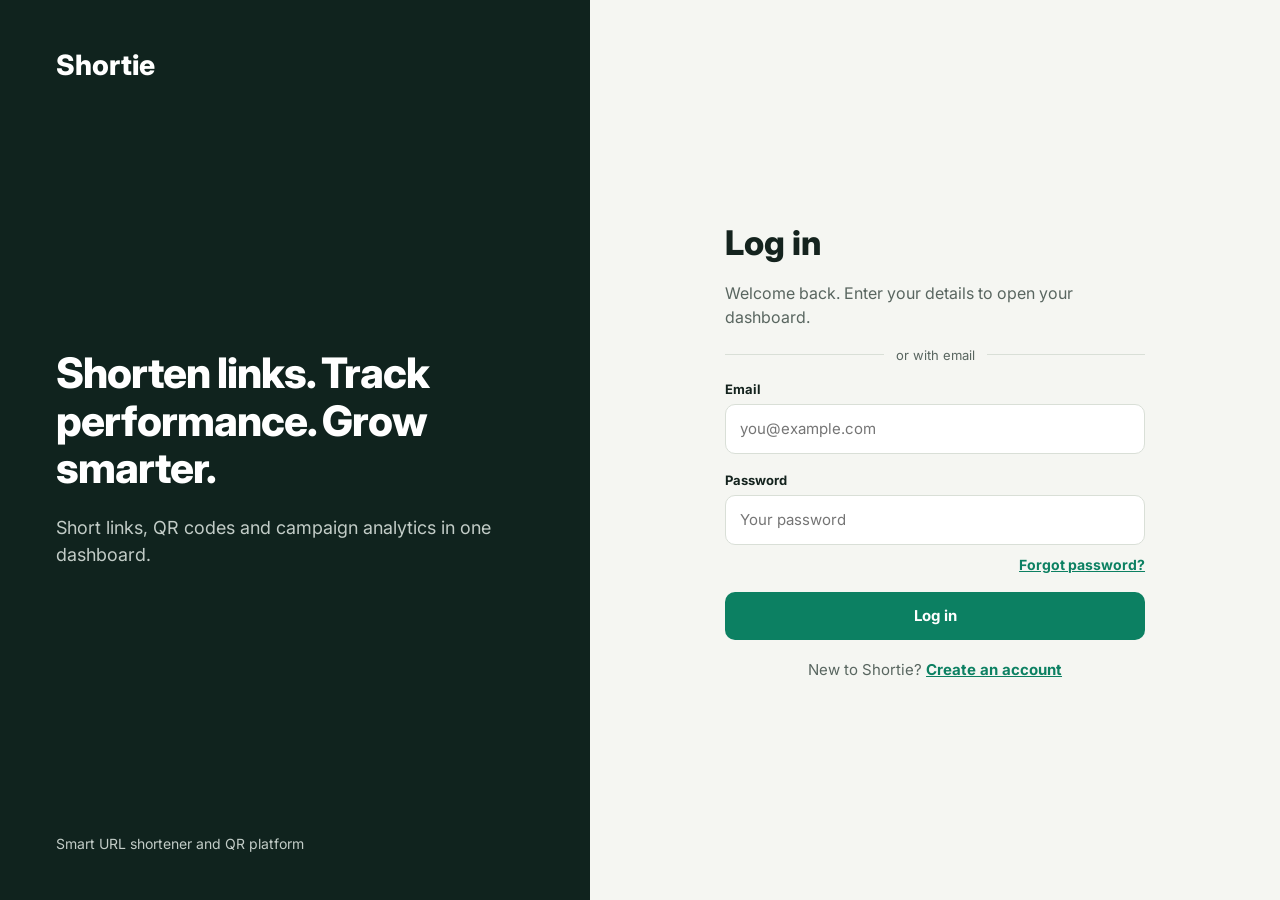
<file: Frontend/login.html>
<!doctype html>
<html lang="en">
  <head>
    <meta charset="UTF-8" />
    <meta name="viewport" content="width=device-width, initial-scale=1.0" />
    <title>login</title>
    <link rel="stylesheet" href="login.css?v=2" />
    <link
      href="https://fonts.googleapis.com/css2?family=IBM+Plex+Sans+Condensed:wght@400;500;600;700&display=swap"
      rel="stylesheet"
    />
  </head>
  <body>
    <div class="login-page">
      <!-- Left Section -->
      <section class="login-left">
        <a class="login-logo" href="index.html">Shortie</a>

        <div class="left-content">
          <h1>Shorten links. Track performance. Grow smarter.</h1>
          <p>Short links, QR codes and campaign analytics in one dashboard.</p>
        </div>

        <div class="left-footer">Smart URL shortener and QR platform</div>
      </section>

      <!-- Right Section -->
      <section class="login-right">
        <div class="login-container">
          <h2>Log in</h2>
          <p id="passwordResetSuccess" class="password-reset-success" hidden>
            Your password has been reset successfully. Please log in with your
            new password.
          </p>
          <p class="login-description">
            Welcome back. Enter your details to open your dashboard.
          </p>

          <button
            type="button"
            id="googleCustomButton"
            class="google-custom-button"
          >
            <svg class="google-mark" viewBox="0 0 48 48" aria-hidden="true">
              <path
                fill="#EA4335"
                d="M24 9.5c3.54 0 6.71 1.22 9.21 3.6l6.85-6.85C35.9 2.38 30.47 0 24 0 14.62 0 6.51 5.38 2.56 13.22l7.98 6.19C12.43 13.72 17.74 9.5 24 9.5Z"
              />
              <path
                fill="#4285F4"
                d="M46.98 24.55c0-1.57-.15-3.09-.38-4.55H24v9.02h12.94c-.58 2.96-2.26 5.48-4.73 7.18l7.65 5.94c4.47-4.13 7.12-10.2 7.12-17.59Z"
              />
              <path
                fill="#FBBC05"
                d="M10.54 28.59A14.4 14.4 0 0 1 9.75 24c0-1.59.27-3.13.76-4.59l-7.98-6.19A23.9 23.9 0 0 0 0 24c0 3.87.93 7.53 2.56 10.78l7.98-6.19Z"
              />
              <path
                fill="#34A853"
                d="M24 48c6.47 0 11.9-2.13 15.86-5.86l-7.65-5.94c-2.12 1.42-4.84 2.27-8.21 2.27-6.26 0-11.57-4.22-13.46-9.91l-7.98 6.19C6.51 42.62 14.62 48 24 48Z"
              /></svg
            ><span>Continue with Google</span>
          </button>

          <div class="divider">
            <span></span>
            <p>or with email</p>
            <span></span>
          </div>

          <form id="loginForm">
            <label for="email">Email</label>
            <input
              type="email"
              id="email"
              placeholder="you@example.com"
              required
            />

            <label for="password">Password</label>
            <input
              type="password"
              id="password"
              placeholder="Your password"
              required
            />

            <div class="forgot-password">
              <a href="forgot-password.html">Forgot password?</a>
            </div>

            <button type="submit" class="login-button">Log in</button>
          </form>

          <p class="signup-text">
            New to Shortie? <a href="signin.html">Create an account</a>
          </p>
        </div>
      </section>
    </div>

    <script src="config.js"></script>
    <script src="https://accounts.google.com/gsi/client" async defer></script>
    <script>
      const API_URL = window.API_URL;
      let googleCodeClient = null;
      let googleReady = false;

      async function initializeGoogleSignIn() {
        const button = document.getElementById("googleCustomButton");
        if (!button) return;
        try {
          const response = await fetch(`${API_URL}/api/auth/google/config`);
          const config = await response.json();
          if (!response.ok || !config.enabled || !config.client_id) {
            button.hidden = true;
            return;
          }
          const waitForGoogle = () => {
            if (!window.google?.accounts?.oauth2) {
              window.setTimeout(waitForGoogle, 100);
              return;
            }
            googleCodeClient = google.accounts.oauth2.initCodeClient({
              client_id: config.client_id,
              scope: "openid email profile",
              ux_mode: "popup",
              callback: handleGoogleCode,
              error_callback: (error) => {
                console.error("Google sign-in popup error:", error);
                alert(
                  "Google sign-in was cancelled or could not start. Please try again.",
                );
              },
            });
            googleReady = true;
            button.disabled = false;
          };
          button.disabled = true;
          waitForGoogle();
        } catch (error) {
          console.error("Google sign-in initialization failed:", error);
          button.hidden = true;
        }
      }

      async function handleGoogleCode(response) {
        if (!response.code) {
          alert(
            "Google did not return an authorization code. Please try again.",
          );
          return;
        }
        const termsAccepted =
          document.getElementById("terms")?.checked ?? false;
        const isSignupPage = Boolean(document.getElementById("signupForm"));
        if (isSignupPage && !termsAccepted) {
          alert(
            "Please accept the Terms and Privacy Policy before continuing.",
          );
          return;
        }
        try {
          const authResponse = await fetch(`${API_URL}/api/auth/google/code`, {
            method: "POST",
            headers: { "Content-Type": "application/json" },
            body: JSON.stringify({
              code: response.code,
              terms_accepted: termsAccepted,
            }),
          });
          const result = await authResponse.json();
          if (!authResponse.ok) {
            alert(result.detail || "Google sign-in failed");
            return;
          }
          sessionStorage.setItem("shortie_token", result.access_token);
          window.location.href = sessionStorage.getItem("shortie_pending_url")
            ? "ShortenURL.html"
            : "Dashboard.html";
        } catch (error) {
          console.error("Google authentication request failed:", error);
          alert("Cannot connect to Shortie. Please try again.");
        }
      }

      document
        .getElementById("googleCustomButton")
        ?.addEventListener("click", () => {
          if (!googleReady || !googleCodeClient) {
            alert(
              "Google sign-in is still loading. Please try again in a moment.",
            );
            return;
          }
          googleCodeClient.requestCode();
        });

      initializeGoogleSignIn();

      const resetParams = new URLSearchParams(window.location.search);
      if (resetParams.get("password_reset") === "success") {
        document.getElementById("passwordResetSuccess").hidden = false;
        window.history.replaceState(
          {},
          document.title,
          window.location.pathname,
        );
      }

      document
        .getElementById("loginForm")
        .addEventListener("submit", async (event) => {
          event.preventDefault();
          const email = document.getElementById("email").value.trim();
          const password = document.getElementById("password").value;
          try {
            const response = await fetch(`${API_URL}/api/auth/login`, {
              method: "POST",
              headers: { "Content-Type": "application/json" },
              body: JSON.stringify({ email, password }),
            });
            const result = await response.json();
            if (!response.ok) {
              alert(result.detail || "Login failed");
              return;
            }
            sessionStorage.setItem("shortie_token", result.access_token);
            window.location.href = sessionStorage.getItem("shortie_pending_url")
              ? "ShortenURL.html"
              : "Dashboard.html";
          } catch (error) {
            console.error(error);
            alert("Cannot connect to Shortie. Check your backend.");
          }
        });
    </script>
  </body>
</html>
</file>
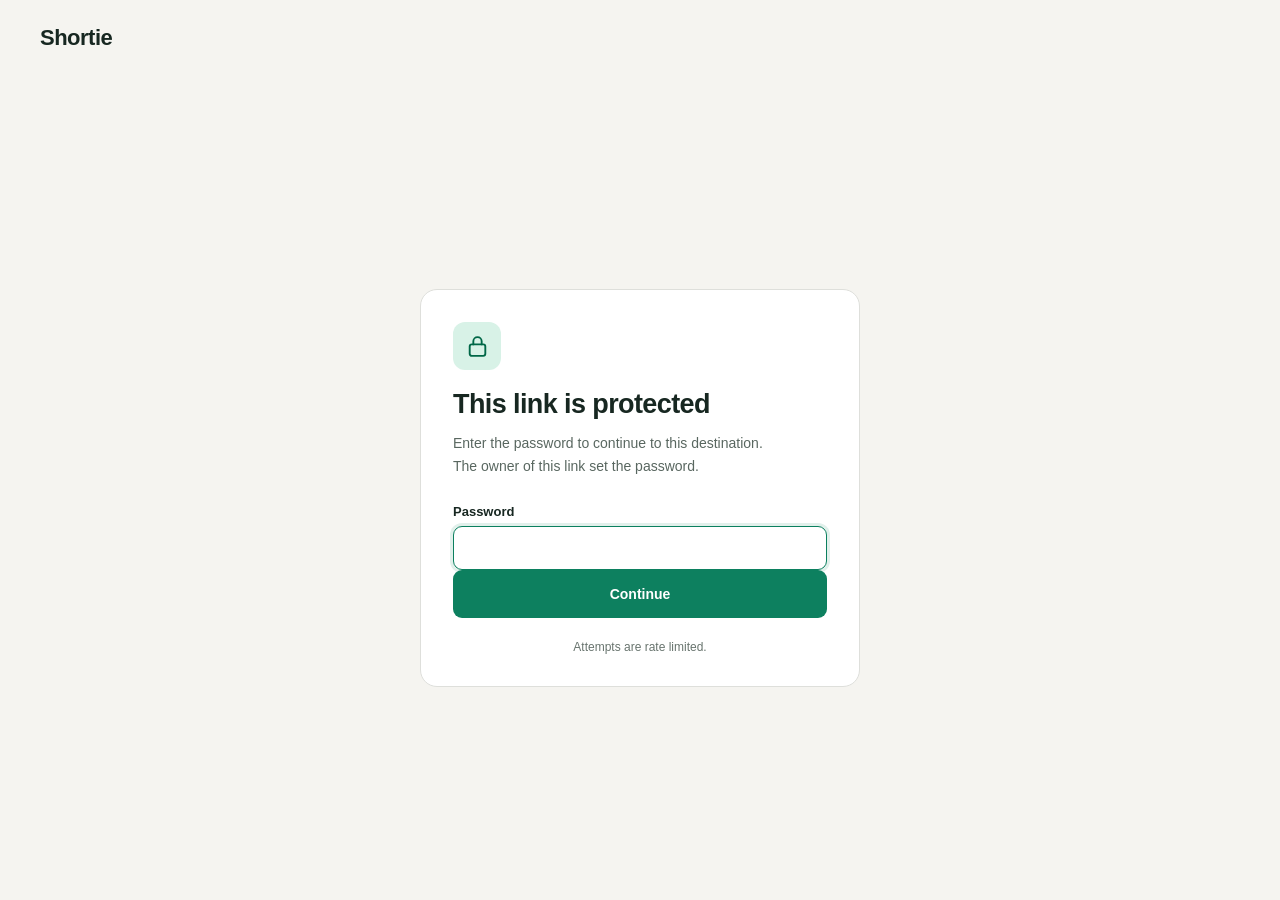
<file: Frontend/ProtectedLink.html>
<!doctype html>
<html lang="en">
  <head>
    <meta charset="UTF-8" />
    <meta name="viewport" content="width=device-width, initial-scale=1.0" />
    <title>Protected Link | Shortie</title>
    <link rel="stylesheet" href="ProtectedLink.css" />
  </head>
  <body>
    <header class="topbar">
      <a href="index.html" class="brand">Shortie</a>
    </header>

    <main class="page">
      <section class="protected-card">
        <div class="lock-icon" aria-hidden="true">
          <svg viewBox="0 0 24 24" fill="none">
            <rect
              x="4.5"
              y="10"
              width="15"
              height="11"
              rx="2"
              stroke="currentColor"
              stroke-width="1.8"
            />
            <path
              d="M8 10V7a4 4 0 0 1 8 0v3"
              stroke="currentColor"
              stroke-width="1.8"
              stroke-linecap="round"
            />
          </svg>
        </div>

        <h1>This link is protected</h1>
        <p class="description">
          Enter the password to continue to
          <span id="destinationLabel">this destination</span>.<br />
          The owner of this link set the password.
        </p>

        <form id="passwordForm">
          <label for="password">Password</label>
          <input
            type="password"
            id="password"
            name="password"
            autocomplete="current-password"
            required
            minlength="4"
            maxlength="128"
            autofocus
          />

          <p id="errorMessage" class="error-message" role="alert"></p>

          <button type="submit" id="continueButton">Continue</button>
        </form>

        <p class="footer-note">
          Attempts are rate limited.
        </p>
      </section>
    </main>

    <script src="config.js"></script>
    <script>
      const passwordForm = document.getElementById("passwordForm");
      const passwordInput = document.getElementById("password");
      const errorMessage = document.getElementById("errorMessage");
      const continueButton = document.getElementById("continueButton");

      const API_URL = window.API_URL;

      // Short code comes from ProtectedLink.html?code=abc123
      const params = new URLSearchParams(window.location.search);
      const shortCode = params.get("code");

      passwordForm.addEventListener("submit", async (event) => {
        event.preventDefault();

        errorMessage.textContent = "";
        passwordInput.classList.remove("invalid");

        if (!shortCode) {
          errorMessage.textContent = "This protected link is invalid.";
          return;
        }

        continueButton.disabled = true;
        continueButton.textContent = "Checking...";

        try {
          const response = await fetch(
            `${API_URL}/api/links/${encodeURIComponent(shortCode)}/verify-password`,
            {
              method: "POST",
              headers: {
                "Content-Type": "application/json",
              },
              body: JSON.stringify({
                password: passwordInput.value,
              }),
            },
          );

          const data = await response.json();

          if (!response.ok) {
            if (response.status === 401) {
              errorMessage.textContent = "Incorrect password. Try again.";
              passwordInput.classList.add("invalid");
              passwordInput.focus();
            } else if (response.status === 410) {
              errorMessage.textContent = "This short link has expired.";
            } else if (response.status === 429) {
              errorMessage.textContent =
                "Too many attempts. Please try again later.";
            } else {
              errorMessage.textContent =
                data.detail || "Unable to verify this password.";
            }

            return;
          }

          if (!data.destination_url) {
            errorMessage.textContent = "The destination URL is missing.";
            return;
          }

          // Only redirect after the backend confirms the password.
          window.location.assign(data.destination_url);
        } catch (error) {
          errorMessage.textContent =
            "Cannot connect to Shortie. Check that the backend is running.";
        } finally {
          continueButton.disabled = false;
          continueButton.textContent = "Continue";
        }
      });

    </script>
  </body>
</html>
</file>
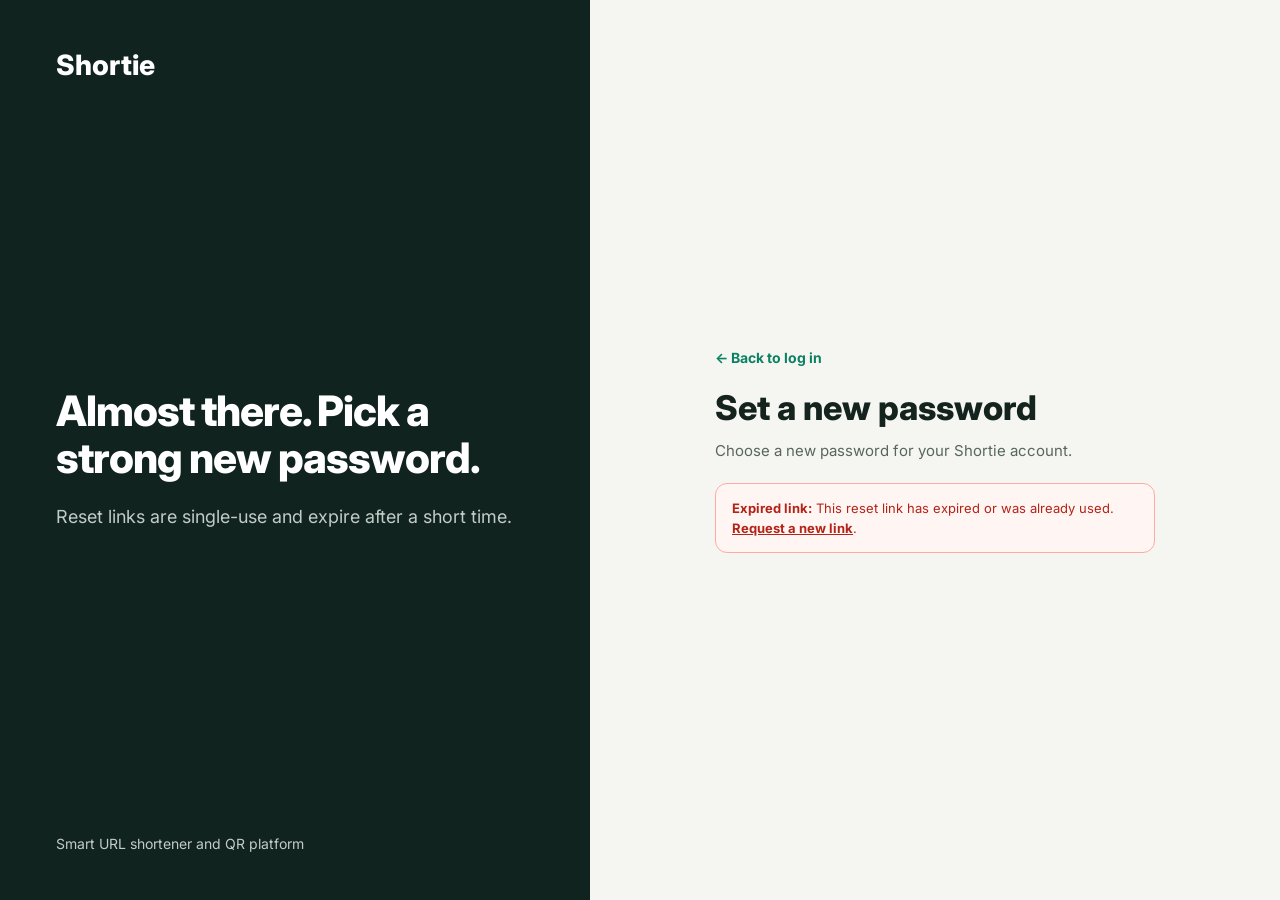
<file: Frontend/reset-password.html>
<!doctype html>
<html lang="en">
  <head>
    <meta charset="UTF-8" />
    <meta name="viewport" content="width=device-width, initial-scale=1.0" />
    <title>Set a new password | Shortie</title>
    <link rel="stylesheet" href="reset-password.css" />
    <link rel="preconnect" href="https://fonts.googleapis.com" />
    <link rel="preconnect" href="https://fonts.gstatic.com" crossorigin />
    <link href="https://fonts.googleapis.com/css2?family=Inter:wght@400;500;600;700;800&display=swap" rel="stylesheet" />
  </head>
  <body>
    <main class="auth-page">
      <section class="auth-brand">
        <a class="brand-logo" href="index.html">Shortie</a>
        <div class="brand-message">
          <h1>Almost there. Pick a strong new password.</h1>
          <p>Reset links are single-use and expire after a short time.</p>
        </div>
        <p class="brand-footer">Smart URL shortener and QR platform</p>
      </section>

      <section class="auth-panel">
        <div class="auth-card">
          <a class="back-link" href="login.html">← Back to log in</a>
          <h2>Set a new password</h2>
          <p class="intro">Choose a new password for your Shortie account.</p>

          <form id="resetForm" novalidate>
            <label for="newPassword">New password</label>
            <div class="password-wrap">
              <input id="newPassword" type="password" autocomplete="new-password" placeholder="At least 8 characters" minlength="8" required />
              <button class="toggle-password" type="button" data-target="newPassword" aria-label="Show password">◉</button>
            </div>
            <ul class="requirements">
              <li id="lengthRule">At least 8 characters</li>
              <li id="letterNumberRule">A letter and a number</li>
              <li id="matchRule">Passwords match</li>
            </ul>

            <label for="confirmPassword">Confirm new password</label>
            <div class="password-wrap confirm-wrap">
              <input id="confirmPassword" type="password" autocomplete="new-password" placeholder="Repeat your password" minlength="8" required />
              <button class="toggle-password" type="button" data-target="confirmPassword" aria-label="Show password">◉</button>
            </div>
            <button id="resetButton" class="submit-button" type="submit">Reset password <span aria-hidden="true">→</span></button>
          </form>

          <div id="successBox" class="message success" role="status" hidden>
            <strong>Success:</strong> Your password was updated. <a href="login.html?password_reset=success">Log in</a> with your new password.
            <a class="login-button" href="login.html?password_reset=success">Go to login <span aria-hidden="true">→</span></a>
          </div>
          <div id="errorBox" class="message error" role="alert" hidden></div>
          <div id="expiredBox" class="message error" hidden>
            <strong>Expired link:</strong> This reset link has expired or was already used. <a href="forgot-password.html">Request a new link</a>.
          </div>
        </div>
      </section>
    </main>
    <script src="config.js"></script>
    <script>
      const API_URL = window.API_URL;
      const token = new URLSearchParams(window.location.search).get("token");
      const form = document.getElementById("resetForm");
      const errorBox = document.getElementById("errorBox");
      const expiredBox = document.getElementById("expiredBox");
      const successBox = document.getElementById("successBox");
      const newPassword = document.getElementById("newPassword");
      const confirmPassword = document.getElementById("confirmPassword");
      const resetButton = document.getElementById("resetButton");

      if (!token) {
        form.hidden = true;
        expiredBox.hidden = false;
      }

      document.querySelectorAll(".toggle-password").forEach((button) => {
        button.addEventListener("click", () => {
          const field = document.getElementById(button.dataset.target);
          field.type = field.type === "password" ? "text" : "password";
          button.setAttribute("aria-label", field.type === "password" ? "Show password" : "Hide password");
        });
      });

      function updateRules() {
        const value = newPassword.value;
        const lengthOK = value.length >= 8;
        const letterNumberOK = /[A-Za-z]/.test(value) && /\d/.test(value);
        const matchOK = value.length > 0 && value === confirmPassword.value;
        document.getElementById("lengthRule").classList.toggle("valid", lengthOK);
        document.getElementById("letterNumberRule").classList.toggle("valid", letterNumberOK);
        document.getElementById("matchRule").classList.toggle("valid", matchOK);
        return lengthOK && letterNumberOK && matchOK;
      }
      newPassword.addEventListener("input", updateRules);
      confirmPassword.addEventListener("input", updateRules);

      form.addEventListener("submit", async (event) => {
        event.preventDefault();
        errorBox.hidden = true;
        if (!updateRules()) {
          errorBox.textContent = "Use at least 8 characters, include a letter and a number, and make sure both passwords match.";
          errorBox.hidden = false;
          return;
        }
        resetButton.disabled = true;
        resetButton.textContent = "Updating password...";
        try {
          const response = await fetch(`${API_URL}/api/auth/reset-password`, {
            method: "POST",
            headers: { "Content-Type": "application/json" },
            body: JSON.stringify({ token, new_password: newPassword.value })
          });
          const result = await response.json();
          if (!response.ok) {
            if (response.status === 400 && /expired|already been used|invalid/i.test(result.detail || "")) {
              form.hidden = true;
              expiredBox.hidden = false;
              return;
            }
            throw new Error(result.detail || "Could not update your password. Please try again.");
          }
          form.hidden = true;
          successBox.hidden = false;
        } catch (error) {
          errorBox.textContent = error.message || "Cannot connect to Shortie. Please try again.";
          errorBox.hidden = false;
        } finally {
          resetButton.disabled = false;
          resetButton.innerHTML = 'Reset password <span aria-hidden="true">→</span>';
        }
      });
    </script>
  </body>
</html>
</file>
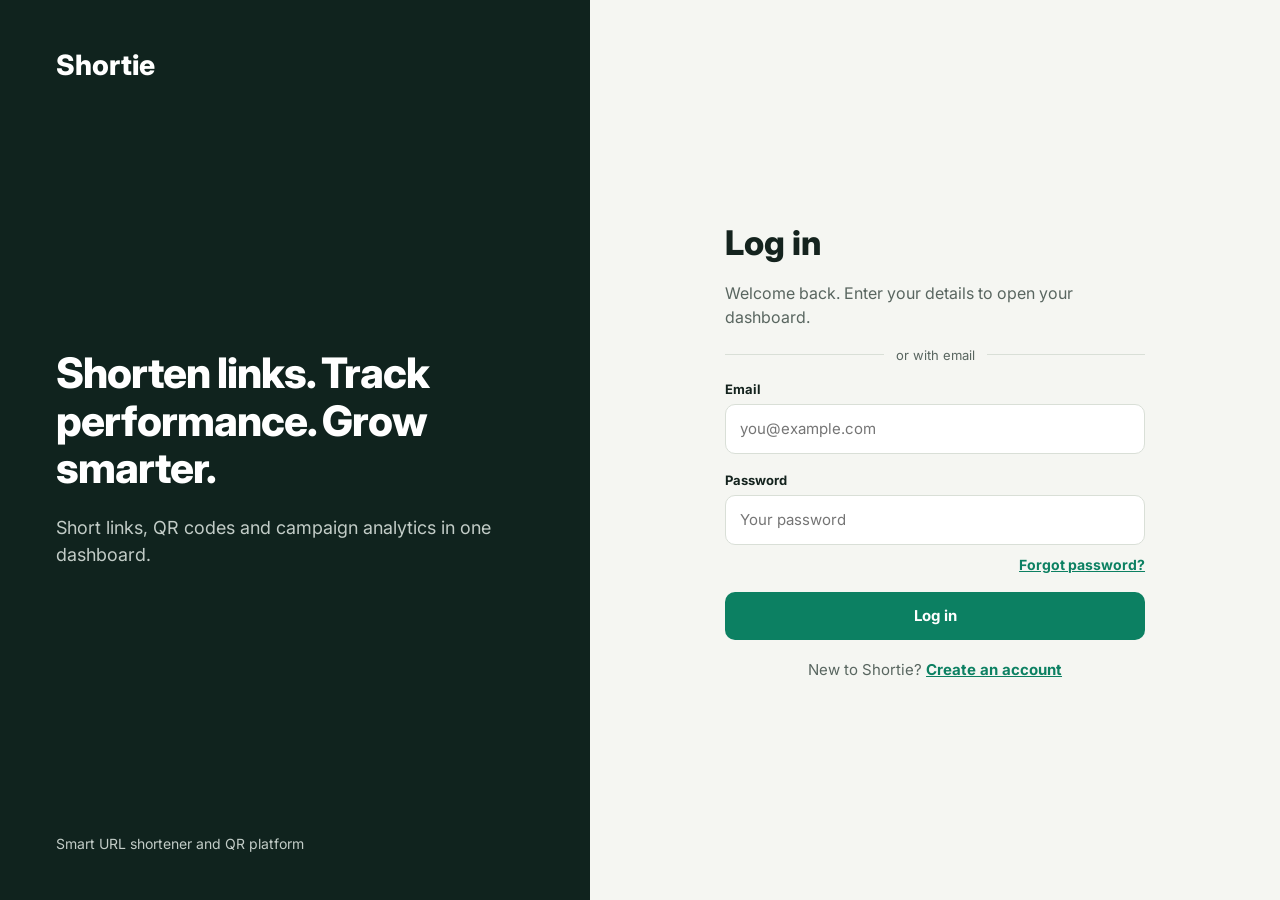
<file: Frontend/Settings.html>
<!doctype html>
<html lang="en">
  <head>
    <meta charset="utf-8" />
    <meta name="viewport" content="width=device-width, initial-scale=1" />
    <title>Settings | Shortie</title>
    <link rel="preconnect" href="https://fonts.googleapis.com" />
    <link
      href="https://fonts.googleapis.com/css2?family=Inter:wght@400;500;600;700;800&display=swap"
      rel="stylesheet"
    />
    <link rel="stylesheet" href="Settings.css" />
  </head>
  <body>
    <div class="app-shell">
      <aside class="sidebar">
        <a class="brand" href="Dashboard.html">Shortie</a>
        <nav class="nav" aria-label="Main navigation">
          <a href="Dashboard.html">Links</a>
          <a href="ShortenURL.html">Shorten URL</a>
          <a href="Analytics.html">Analytics</a>
          <a href="Campaigns.html">Campaigns</a>
          <a href="QRcodes.html">QR codes</a>
          <a href="Domains.html">Domains</a>
          <a href="APIKeys.html">API keys</a>
          <a class="active" href="Settings.html">Settings</a>
        </nav>
        <div class="sidebar-user">
          <div class="avatar" id="userAvatar">—</div>
          <div class="user-copy">
            <strong id="sidebarName">Loading…</strong>
            <span id="sidebarEmail"></span>
          </div>
          <button id="logoutButton" class="logout" type="button">
            Log out
          </button>
        </div>
      </aside>

      <main class="main">
        <header class="page-header">
          <h1>Settings</h1>
          <p class="subtitle">
            Manage your profile, security and link defaults.
          </p>
        </header>

        <div
          id="pageMessage"
          class="message"
          role="status"
          aria-live="polite"
          hidden
        ></div>

        <div class="settings-grid">
          <section class="settings-card">
            <h2>Profile</h2>
            <form id="profileForm" class="form">
              <label for="fullName">Full name</label>
              <input
                id="fullName"
                name="fullName"
                type="text"
                minlength="2"
                maxlength="100"
                autocomplete="name"
                required
              />
              <label for="email">Email</label>
              <input
                id="email"
                name="email"
                type="email"
                readonly
                aria-describedby="emailNote"
              />
              <small id="emailNote" class="field-note"
                >Your email address cannot be changed here.</small
              >
              <div class="form-actions">
                <button type="submit" class="primary" id="saveProfile">
                  Save profile
                </button>
              </div>
            </form>
          </section>

          <section class="settings-card">
            <h2>Security</h2>
            <form id="passwordForm" class="form">
              <label for="currentPassword">Current password</label>
              <input
                id="currentPassword"
                type="password"
                autocomplete="current-password"
                required
              />
              <label for="newPassword">New password</label>
              <input
                id="newPassword"
                type="password"
                minlength="8"
                maxlength="128"
                autocomplete="new-password"
                placeholder="At least 8 characters"
                required
              />
              <div class="form-actions">
                <button type="submit" class="secondary" id="changePassword">
                  Update password
                </button>
              </div>
            </form>
          </section>

          <section class="settings-card">
            <h2>Link defaults</h2>
            <div class="preferences">
              <label class="check-row"
                ><input id="filterBots" type="checkbox" checked /><span
                  >Filter known bots in analytics</span
                ></label
              >
              <label class="check-row"
                ><input id="checkMalicious" type="checkbox" /><span
                  >Check destinations for malicious URLs</span
                ></label
              >
            </div>
            <p id="maliciousUrlNote" class="subtle-note">
              URL reputation checking is not configured. Saving this preference
              does not scan or block destinations.
            </p>
            <label class="standalone-label" for="defaultExpiry"
              >Default expiry</label
            >
            <select id="defaultExpiry">
              <option value="never">Never</option>
              <option value="7">7 days</option>
              <option value="30">30 days</option>
              <option value="90">90 days</option>
            </select>
            <div class="form-actions">
              <button type="button" class="primary" id="saveLinkDefaults">
                Save link defaults
              </button>
            </div>
          </section>

          <section class="settings-card">
            <h2>Notifications</h2>
            <div class="preferences">
              <label class="check-row"
                ><input id="notifyExpiry" type="checkbox" checked /><span
                  >Link expiring soon</span
                ></label
              >
              <label class="check-row"
                ><input id="notifyWeekly" type="checkbox" checked /><span
                  >Weekly performance summary</span
                ></label
              >
              <label class="check-row"
                ><input id="notifyAbuse" type="checkbox" /><span
                  >Abuse report alerts</span
                ></label
              >
            </div>
            <p class="subtle-note">
              Notifications will be connected in a later step. These controls do
              not send or schedule notifications yet.
            </p>
          </section>

          <section class="settings-card delete-card">
            <h2>Delete account</h2>
            <p>Account deletion is currently unavailable in Settings.</p>
          </section>
        </div>
      </main>
    </div>

    <script src="config.js"></script>
    <script>
      (() => {
        const API_URL = window.API_URL;
        const token = sessionStorage.getItem("shortie_token");
        const $ = (id) => document.getElementById(id);
        let messageTimer;

        if (!token) {
          location.replace("login.html");
          return;
        }

        function showMessage(text, type = "success") {
          const box = $("pageMessage");
          box.textContent = text;
          box.className = `message ${type}`;
          box.hidden = false;
          clearTimeout(messageTimer);
          messageTimer = setTimeout(() => {
            box.hidden = true;
          }, 5500);
        }

        async function api(path, options = {}) {
          const response = await fetch(API_URL + path, {
            ...options,
            headers: {
              Authorization: `Bearer ${token}`,
              ...(options.body ? { "Content-Type": "application/json" } : {}),
              ...(options.headers || {}),
            },
          });
          const data = await response.json().catch(() => ({}));
          if (response.status === 401) {
            sessionStorage.removeItem("shortie_token");
            location.replace("login.html");
            throw new Error("Your session expired. Please sign in again.");
          }
          if (!response.ok) {
            const detail = Array.isArray(data.detail)
              ? data.detail.map((item) => item.msg).filter(Boolean).join("; ")
              : data.detail;
            throw new Error(detail || data.message || "Request failed.");
          }
          return data;
        }

        async function loadProfile() {
          try {
            const data = await api("/api/auth/me");
            const user = data.user || data;
            $("fullName").value = user.full_name || "";
            $("email").value = user.email || "";
            $("sidebarName").textContent = user.full_name || "Shortie user";
            $("sidebarEmail").textContent = user.email || "";
            $("userAvatar").textContent = (user.full_name || "?")
              .trim()
              .charAt(0)
              .toUpperCase();
          } catch (error) {
            showMessage(error.message, "error");
          }
        }

        $("profileForm").addEventListener("submit", async (event) => {
          event.preventDefault();
          const button = $("saveProfile");
          button.disabled = true;
          button.textContent = "Saving…";
          try {
            const data = await api("/api/settings/profile", {
              method: "PATCH",
              body: JSON.stringify({ full_name: $("fullName").value.trim() }),
            });
            const user = data.user || {};
            const name = user.full_name || $("fullName").value.trim();
            $("sidebarName").textContent = name;
            $("userAvatar").textContent = name.charAt(0).toUpperCase() || "?";
            showMessage(data.message || "Profile updated successfully.");
          } catch (error) {
            showMessage(error.message, "error");
          } finally {
            button.disabled = false;
            button.textContent = "Save profile";
          }
        });

        $("passwordForm").addEventListener("submit", async (event) => {
          event.preventDefault();
          const currentPassword = $("currentPassword").value;
          const newPassword = $("newPassword").value;
          if (newPassword.length < 8)
            return showMessage(
              "New password must be at least 8 characters.",
              "error",
            );
          if (currentPassword === newPassword)
            return showMessage(
              "Choose a password different from your current password.",
              "error",
            );

          const button = $("changePassword");
          button.disabled = true;
          button.textContent = "Updating…";
          try {
            const data = await api("/api/settings/password", {
              method: "PATCH",
              body: JSON.stringify({
                current_password: currentPassword,
                new_password: newPassword,
              }),
            });
            $("passwordForm").reset();
            showMessage(data.message || "Password updated successfully.");
          } catch (error) {
            showMessage(error.message, "error");
          } finally {
            button.disabled = false;
            button.textContent = "Update password";
          }
        });

        $("logoutButton").addEventListener("click", () => {
          sessionStorage.removeItem("shortie_token");
          location.replace("login.html");
        });

        async function loadLinkDefaults() {
          try {
            const data = await api("/api/settings/link-defaults");
            $("filterBots").checked = Boolean(data.filter_known_bots);
            $("checkMalicious").checked = Boolean(data.check_malicious_urls);
            $("defaultExpiry").value = data.default_expiry || "never";
            $("maliciousUrlNote").textContent =
              data.malicious_url_check_message ||
              "URL reputation checking is not configured. Saving this preference does not scan or block destinations.";
          } catch (error) {
            showMessage(error.message, "error");
          }
        }

        $("saveLinkDefaults").addEventListener("click", async () => {
          const button = $("saveLinkDefaults");
          button.disabled = true;
          button.textContent = "Saving…";
          try {
            const data = await api("/api/settings/link-defaults", {
              method: "PATCH",
              body: JSON.stringify({
                filter_known_bots: $("filterBots").checked,
                check_malicious_urls: $("checkMalicious").checked,
                default_expiry: $("defaultExpiry").value,
              }),
            });
            $("maliciousUrlNote").textContent =
              data.malicious_url_check_message ||
              "URL reputation checking is not configured. Saving this preference does not scan or block destinations.";
            showMessage(data.message || "Link defaults saved successfully.");
          } catch (error) {
            showMessage(error.message, "error");
          } finally {
            button.disabled = false;
            button.textContent = "Save link defaults";
          }
        });

        loadProfile();
        loadLinkDefaults();
      })();
    </script>
  </body>
</html>
</file>
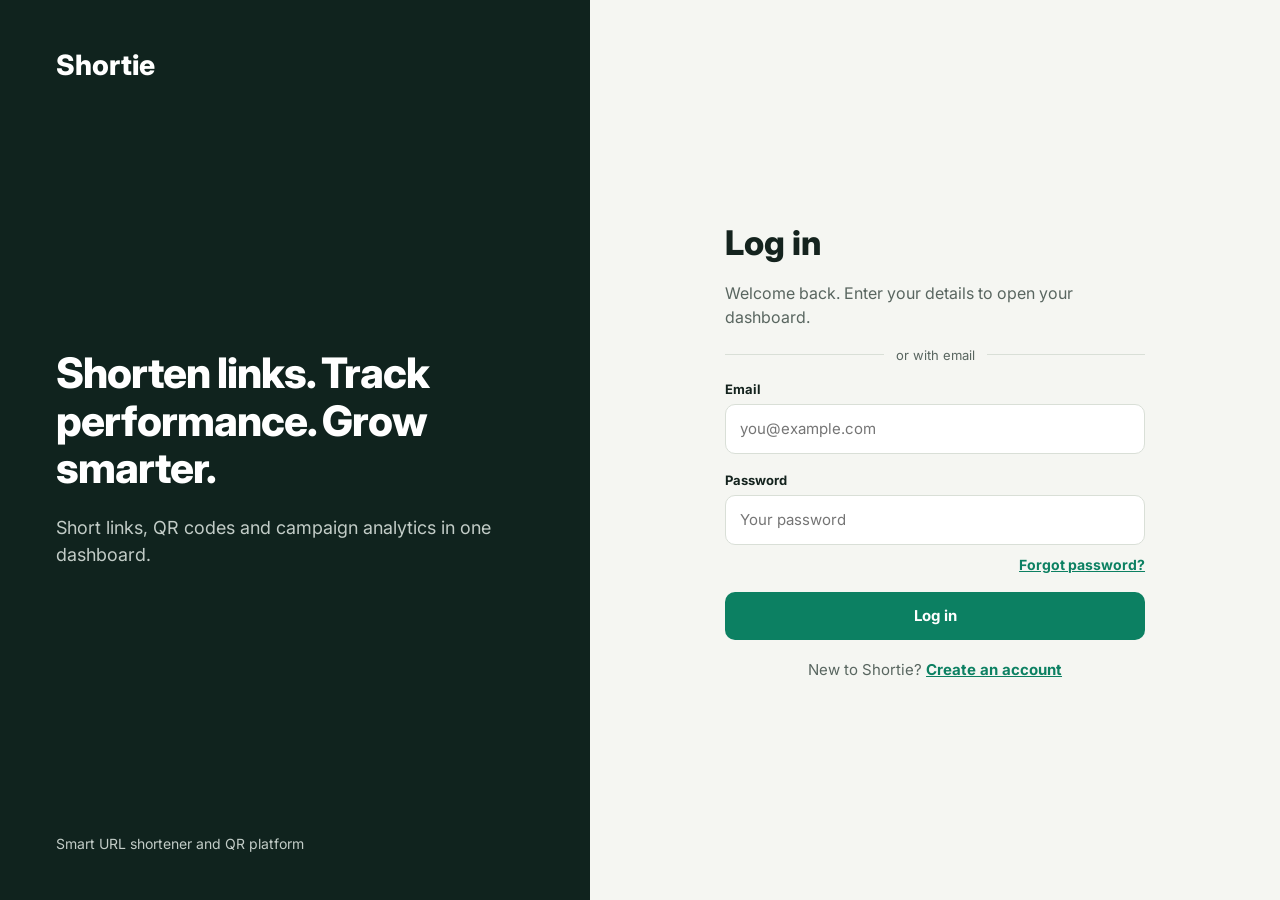
<file: Frontend/ShortenURL.html>
<!doctype html>
<html lang="en">
  <head>
    <meta charset="UTF-8" />
    <meta name="viewport" content="width=device-width, initial-scale=1" />
    <title>Shortie — Shorten a URL</title>
    <link rel="preconnect" href="https://fonts.googleapis.com" />
    <link rel="preconnect" href="https://fonts.gstatic.com" crossorigin />
    <link
      href="https://fonts.googleapis.com/css2?family=Inter:wght@400;500;600;700;800&display=swap"
      rel="stylesheet"
    />
    <link rel="stylesheet" href="ShortenURL.css" />
  </head>
  <body>
    <div class="app-layout">
      <aside class="sidebar">
        <a href="Dashboard.html" class="logo">Shortie</a>
        <nav class="sidebar-nav" aria-label="Main navigation">
          <a href="Dashboard.html" class="nav-link">Links</a>
          <a href="ShortenURL.html" class="nav-link active" aria-current="page"
            >Shorten URL</a
          >
          <a href="Analytics.html" class="nav-link">Analytics</a>
          <a href="Campaigns.html" class="nav-link">Campaigns</a>
          <a href="QRcodes.html" class="nav-link">QR codes</a>
          <a href="Domains.html" class="nav-link">Domains</a>
          <a href="APIKeys.html" class="nav-link">API keys</a>
          <a href="Settings.html" class="nav-link">Settings</a>
        </nav>
        <div class="sidebar-user">
          <div class="user-info">
            <div class="user-avatar" id="userAvatar">--</div>
            <div class="user-details">
              <h3 id="userName">Loading...</h3>
              <p id="userEmail">Loading...</p>
            </div>
          </div>
          <button class="logout-button" id="logoutButton" type="button">
            Log out
          </button>
        </div>
      </aside>

      <main class="main-content">
        <header class="page-heading">
          <h1>Shorten a URL</h1>
          <p>
            Paste a long link and get a unique short link that redirects to it.
          </p>
        </header>

        <section class="form-card" aria-label="Shorten a URL">
          <form id="shortenForm">
            <div class="form-group full-width">
              <label for="originalUrl">Original URL</label>
              <input
                type="url"
                id="originalUrl"
                placeholder="https://example.com/very/long/page"
                autocomplete="url"
                required
              />
            </div>

            <div class="form-grid">
              <div class="form-group">
                <label for="customAlias"
                  >Custom alias <span>(optional)</span></label
                >
                <input
                  type="text"
                  id="customAlias"
                  placeholder="my-campaign"
                  maxlength="40"
                  pattern="[A-Za-z0-9_-]{3,40}"
                  title="Use 3–40 letters, numbers, hyphens or underscores."
                />
                <small
                  >Leave empty to generate a unique code. Aliases must be
                  unique.</small
                >
              </div>
              <div class="form-group">
                <label for="linkPassword"
                  >Password protection <span>(optional)</span></label
                >
                <input
                  type="password"
                  id="linkPassword"
                  placeholder="Set a password for this link"
                  minlength="4"
                  maxlength="128"
                  autocomplete="new-password"
                />
                <small>Leave blank for a public link.</small>
              </div>
              <div class="form-group">
                <label for="activationDate"
                  >Schedule activation <span>(optional)</span></label
                >
                <input type="date" id="activationDate" />
                <small>The link is unavailable until this date.</small>
              </div>
              <div class="form-group">
                <label for="expiryDate"
                  >Expiry date <span>(optional)</span></label
                >
                <input type="date" id="expiryDate" />
                <small>The link stops working after this date.</small>
              </div>
            </div>

            <div class="form-footer">
              <p
                id="formMessage"
                class="form-message"
                role="status"
                aria-live="polite"
              ></p>
              <button
                class="primary-button submit-button"
                type="submit"
                id="shortenButton"
              >
                Shorten URL
              </button>
            </div>
          </form>
        </section>

        <section class="result-card" id="resultCard" hidden>
          <span class="result-badge">Saved to your account</span>
          <div class="result-main">
            <div class="result-info">
              <h2 id="shortUrlText"></h2>
              <p class="destination-label">Destination URL</p>
              <div id="resultDestination"></div>
            </div>
            <div class="result-actions">
              <button
                class="primary-button"
                type="button"
                id="copyResultButton"
              >
                Copy link
              </button>
              <button class="secondary-button" type="button" id="showQrButton">
                Show QR
              </button>
            </div>
          </div>
          <div class="qr-container" id="qrContainer" hidden>
            <img id="qrImage" alt="QR code for the short URL" />
          </div>
        </section>

        <section class="bulk-card">
          <div class="bulk-copy">
            <h2>Bulk import links</h2>
            <p>
              CSV with <code>original_url</code>, optional
              <code>alias</code> and <code>expiry_date</code> (YYYY-MM-DD). Up
              to 200 rows.
            </p>
          </div>
          <div class="bulk-controls">
            <label class="file-picker" for="bulkCsvFile"
              ><span>Choose CSV file</span
              ><input type="file" id="bulkCsvFile" accept=".csv,text/csv" /><em
                id="fileName"
                >No file chosen</em
              ></label
            >
            <button class="primary-button" type="button" id="bulkImportButton">
              Import CSV
            </button>
            <button
              class="secondary-button"
              type="button"
              id="downloadCsvTemplate"
            >
              Download template
            </button>
          </div>
          <p
            id="bulkImportMessage"
            class="form-message bulk-message"
            role="status"
            aria-live="polite"
          ></p>
          <div
            id="bulkImportResults"
            class="bulk-import-results"
            aria-live="polite"
          ></div>
        </section>

        <section class="recent-section">
          <div class="section-heading">
            <div>
              <h2>Recent links</h2>
              <p class="section-subtitle">Your saved links from MongoDB</p>
            </div>
            <div class="table-tools">
              <label class="search-box"
                ><span class="visually-hidden">Search links</span
                ><input
                  type="search"
                  id="linkSearch"
                  placeholder="Search links"
              /></label>
              <button
                class="secondary-button"
                type="button"
                id="refreshLinksButton"
              >
                Refresh
              </button>
            </div>
          </div>
          <div class="table-card">
            <div class="table-scroll">
              <table class="links-table">
                <thead>
                  <tr>
                    <th>Short link / original</th>
                    <th>Created</th>
                    <th class="numeric">Clicks</th>
                    <th>Status</th>
                    <th class="actions-heading">Actions</th>
                  </tr>
                </thead>
                <tbody id="recentLinksBody">
                  <tr>
                    <td colspan="5" class="empty-state">
                      Loading your saved links...
                    </td>
                  </tr>
                </tbody>
              </table>
            </div>
            <div class="table-footer">
              <span id="paginationInfo">Showing 0 links</span>
              <div class="pagination">
                <button
                  class="secondary-button"
                  id="previousPage"
                  type="button"
                  disabled
                >
                  Previous</button
                ><button
                  class="secondary-button"
                  id="nextPage"
                  type="button"
                  disabled
                >
                  Next
                </button>
              </div>
            </div>
          </div>
        </section>
      </main>
    </div>

    <script src="config.js"></script>
    <script>
      (() => {
        "use strict";
        const API_URL = window.API_URL;
        const token = sessionStorage.getItem("shortie_token");
        const $ = (id) => document.getElementById(id);
        const form = $("shortenForm");
        const urlInput = $("originalUrl");
        const aliasInput = $("customAlias");
        const activationInput = $("activationDate");
        const expiryInput = $("expiryDate");
        const formMessage = $("formMessage");
        const resultCard = $("resultCard");
        const recentLinksBody = $("recentLinksBody");
        const PAGE_SIZE = 6;
        let savedLinks = [];
        let latestShortUrl = "";
        let currentPage = 1;

        if (!token) {
          window.location.replace("login.html");
          return;
        }

        const pendingUrl = sessionStorage.getItem("shortie_pending_url");
        if (pendingUrl) {
          urlInput.value = pendingUrl;
          sessionStorage.removeItem("shortie_pending_url");
        }

        $("logoutButton").addEventListener("click", () => {
          sessionStorage.removeItem("shortie_token");
          window.location.replace("login.html");
        });
        $("refreshLinksButton").addEventListener("click", () =>
          loadRecentLinks().catch((e) => showMessage(e.message)),
        );
        $("linkSearch").addEventListener("input", () => {
          currentPage = 1;
          renderRecentLinks();
        });
        $("previousPage").addEventListener("click", () => {
          if (currentPage > 1) {
            currentPage--;
            renderRecentLinks();
          }
        });
        $("nextPage").addEventListener("click", () => {
          currentPage++;
          renderRecentLinks();
        });
        $("bulkCsvFile").addEventListener("change", () => {
          $("fileName").textContent =
            $("bulkCsvFile").files[0]?.name || "No file chosen";
        });

        initializePage();

        async function initializePage() {
          try {
            await loadUser();
            await loadRecentLinks();
          } catch (error) {
            console.error(error);
            showMessage(error.message);
          }
        }

        async function apiRequest(path, options = {}) {
          const response = await fetch(`${API_URL}${path}`, {
            ...options,
            headers: {
              Authorization: `Bearer ${token}`,
              ...(options.body ? { "Content-Type": "application/json" } : {}),
              ...(options.headers || {}),
            },
          });
          if (response.status === 401 || response.status === 403) {
            sessionStorage.removeItem("shortie_token");
            window.location.replace("login.html");
            throw new Error("Your session has expired. Please log in again.");
          }
          const data = await response.json().catch(() => ({}));
          if (!response.ok)
            throw new Error(
              typeof data.detail === "string"
                ? data.detail
                : "The server request failed.",
            );
          return data;
        }

        async function loadUser() {
          const data = await apiRequest("/api/auth/me");
          const user = data.user || {};
          const name = user.full_name || user.name || "Shortie user";
          $("userName").textContent = name;
          $("userEmail").textContent = user.email || "";
          $("userAvatar").textContent = name
            .trim()
            .split(/\s+/)
            .filter(Boolean)
            .slice(0, 2)
            .map((p) => p[0].toUpperCase())
            .join("");
        }

        function showMessage(message, type = "error") {
          formMessage.textContent = message;
          formMessage.className = `form-message ${type}`;
        }
        function validHttpUrl(value) {
          try {
            const u = new URL(value);
            return u.protocol === "http:" || u.protocol === "https:";
          } catch {
            return false;
          }
        }
        function formatDate(value) {
          if (!value) return "—";
          const date = new Date(value);
          return Number.isNaN(date.getTime())
            ? "—"
            : date.toLocaleDateString(undefined, {
                year: "numeric",
                month: "numeric",
                day: "numeric",
              });
        }
        function createExpandableUrl(url, maxLength = 70) {
          const wrapper = document.createElement("div");
          wrapper.className = "expandable-url";
          const text = document.createElement("span");
          text.className = "expandable-url-text";
          text.textContent = url || "—";
          wrapper.appendChild(text);
          if (url && url.length > maxLength) {
            text.classList.add("url-collapsed");
            const button = document.createElement("button");
            button.type = "button";
            button.className = "url-more-button";
            button.textContent = "More";
            button.setAttribute("aria-expanded", "false");
            button.addEventListener("click", () => {
              const expanded = button.getAttribute("aria-expanded") === "true";
              button.setAttribute("aria-expanded", String(!expanded));
              text.classList.toggle("url-collapsed", expanded);
              button.textContent = expanded ? "More" : "Less";
            });
            wrapper.appendChild(button);
          }
          return wrapper;
        }
        function linkStatus(link) {
          const now = new Date();
          const activation = link.activation_date
            ? new Date(link.activation_date)
            : null;
          const expiry = link.expiry_date ? new Date(link.expiry_date) : null;
          if (link.is_disabled || link.disabled)
            return { label: "Disabled", kind: "disabled" };
          if (expiry && !Number.isNaN(expiry.getTime()) && expiry < now)
            return { label: "Expired", kind: "expired" };
          if (
            activation &&
            !Number.isNaN(activation.getTime()) &&
            activation > now
          )
            return { label: "Scheduled", kind: "scheduled" };
          return { label: "Active", kind: "active" };
        }

        async function loadRecentLinks() {
          recentLinksBody.innerHTML =
            '<tr><td colspan="5" class="empty-state">Loading your saved links...</td></tr>';
          const data = await apiRequest("/api/links");
          savedLinks = Array.isArray(data.links) ? data.links : [];
          const maxPage = Math.max(
            1,
            Math.ceil(filteredLinks().length / PAGE_SIZE),
          );
          currentPage = Math.min(currentPage, maxPage);
          renderRecentLinks();
        }
        function filteredLinks() {
          const query = $("linkSearch").value.trim().toLowerCase();
          if (!query) return savedLinks;
          return savedLinks.filter((link) =>
            [link.short_url, link.code, link.original_url, link.alias].some(
              (v) =>
                String(v || "")
                  .toLowerCase()
                  .includes(query),
            ),
          );
        }
        function renderRecentLinks() {
          recentLinksBody.replaceChildren();
          const all = filteredLinks();
          const maxPage = Math.max(1, Math.ceil(all.length / PAGE_SIZE));
          if (currentPage > maxPage) currentPage = maxPage;
          const start = (currentPage - 1) * PAGE_SIZE;
          const pageLinks = all.slice(start, start + PAGE_SIZE);
          if (!pageLinks.length) {
            const row = document.createElement("tr");
            const cell = document.createElement("td");
            cell.colSpan = 5;
            cell.className = "empty-state";
            cell.textContent = all.length
              ? "No links on this page."
              : "No matching links found.";
            row.appendChild(cell);
            recentLinksBody.appendChild(row);
          }
          pageLinks.forEach((link) => {
            const row = document.createElement("tr");
            const linkCell = document.createElement("td");
            linkCell.className = "link-cell";
            const shortLink = document.createElement("a");
            shortLink.className = "recent-short-link";
            shortLink.href = link.short_url || "#";
            shortLink.target = "_blank";
            shortLink.rel = "noopener noreferrer";
            shortLink.textContent = (
              link.short_url ||
              link.code ||
              "Short link"
            ).replace(/^https?:\/\//, "");
            linkCell.append(shortLink, createExpandableUrl(link.original_url));
            const createdCell = document.createElement("td");
            createdCell.textContent = formatDate(link.created_at);
            const clicksCell = document.createElement("td");
            clicksCell.className = "numeric";
            clicksCell.textContent = (
              Number(link.clicks) || 0
            ).toLocaleString();
            const statusCell = document.createElement("td");
            const status = linkStatus(link);
            const badge = document.createElement("span");
            badge.className = `status-badge ${status.kind}`;
            badge.textContent = status.label;
            statusCell.appendChild(badge);
            const actions = document.createElement("td");
            actions.className = "action-cell";
            const copy = document.createElement("button");
            copy.type = "button";
            copy.className = "secondary-button small-button";
            copy.textContent = "Copy";
            copy.addEventListener("click", async () => {
              try {
                await navigator.clipboard.writeText(link.short_url);
                copy.textContent = "Copied!";
                setTimeout(() => (copy.textContent = "Copy"), 1300);
              } catch {
                window.prompt("Copy this short URL:", link.short_url);
              }
            });
            const edit = document.createElement("button");
            edit.type = "button";
            edit.className = "secondary-button small-button";
            edit.textContent = "Edit URL";
            edit.addEventListener("click", async () => {
              const value = window.prompt(
                "Enter the new destination URL:",
                link.original_url || "",
              );
              if (value === null) return;
              const destination = value.trim();
              if (!validHttpUrl(destination)) {
                showMessage(
                  "Enter a valid URL beginning with http:// or https://",
                );
                return;
              }
              edit.disabled = true;
              try {
                await apiRequest(`/api/links/${encodeURIComponent(link.id)}`, {
                  method: "PATCH",
                  body: JSON.stringify({ original_url: destination }),
                });
                showMessage("Destination URL updated successfully.", "success");
                await loadRecentLinks();
              } catch (e) {
                showMessage(`Could not update URL: ${e.message}`);
              } finally {
                edit.disabled = false;
              }
            });
            const del = document.createElement("button");
            del.type = "button";
            del.className = "delete-button small-button";
            del.textContent = "Delete";
            del.addEventListener("click", async () => {
              if (
                !window.confirm(
                  `Permanently delete ${link.short_url || link.code}?`,
                )
              )
                return;
              del.disabled = true;
              try {
                await apiRequest(`/api/links/${encodeURIComponent(link.id)}`, {
                  method: "DELETE",
                });
                showMessage("Short link deleted successfully.", "success");
                await loadRecentLinks();
              } catch (e) {
                showMessage(`Could not delete link: ${e.message}`);
              } finally {
                del.disabled = false;
              }
            });
            actions.append(copy, edit, del);
            row.append(linkCell, createdCell, clicksCell, statusCell, actions);
            recentLinksBody.appendChild(row);
          });
          $("paginationInfo").textContent = all.length
            ? `Showing ${start + 1}–${Math.min(start + PAGE_SIZE, all.length)} of ${all.length}`
            : "Showing 0 links";
          $("previousPage").disabled = currentPage <= 1;
          $("nextPage").disabled = currentPage >= maxPage;
        }

        form.addEventListener("submit", async (event) => {
          event.preventDefault();
          const originalUrl = urlInput.value.trim(),
            alias = aliasInput.value.trim(),
            activationDate = activationInput.value,
            expiryDate = expiryInput.value,
            password = $("linkPassword").value;
          if (!validHttpUrl(originalUrl))
            return showMessage(
              "Enter a valid URL beginning with http:// or https://",
            );
          if (alias && !/^[A-Za-z0-9_-]{3,40}$/.test(alias))
            return showMessage(
              "Alias must contain 3–40 letters, numbers, hyphens or underscores.",
            );
          const today = new Date();
          today.setHours(0, 0, 0, 0);
          const todayText = `${today.getFullYear()}-${String(today.getMonth() + 1).padStart(2, "0")}-${String(today.getDate()).padStart(2, "0")}`;
          if (expiryDate && expiryDate < todayText)
            return showMessage("Expiry date cannot be in the past.");
          if (activationDate && expiryDate && activationDate > expiryDate)
            return showMessage(
              "Activation date cannot be after the expiry date.",
            );
          if (password && (password.length < 4 || password.length > 128))
            return showMessage(
              "Password must be between 4 and 128 characters.",
            );
          const button = $("shortenButton");
          button.disabled = true;
          button.textContent = "Creating…";
          try {
            const payload = {
              original_url: originalUrl,
              password: password || null,
            };
            if (alias) payload.alias = alias;
            if (activationDate) payload.activation_date = activationDate;
            if (expiryDate) payload.expiry_date = expiryDate;
            const link = await apiRequest("/api/links", {
              method: "POST",
              body: JSON.stringify(payload),
            });
            latestShortUrl = link.short_url;
            $("shortUrlText").textContent = link.short_url;
            $("resultDestination").replaceChildren(
              createExpandableUrl(link.original_url),
            );
            resultCard.hidden = false;
            $("qrContainer").hidden = true;
            showMessage(
              password
                ? "Password-protected short link created successfully."
                : "Short link created and saved successfully.",
              "success",
            );
            form.reset();
            $("fileName").textContent = "No file chosen";
            await loadRecentLinks();
            resultCard.scrollIntoView({ behavior: "smooth", block: "nearest" });
          } catch (e) {
            showMessage(e.message);
          } finally {
            button.disabled = false;
            button.textContent = "Shorten URL";
          }
        });

        $("copyResultButton").addEventListener("click", async () => {
          if (!latestShortUrl) return;
          try {
            await navigator.clipboard.writeText(latestShortUrl);
            $("copyResultButton").textContent = "Copied!";
            setTimeout(
              () => ($("copyResultButton").textContent = "Copy link"),
              1300,
            );
          } catch {
            window.prompt("Copy this short URL:", latestShortUrl);
          }
        });
        $("showQrButton").addEventListener("click", () => {
          if (!latestShortUrl) return;
          $("qrImage").src =
            "https://api.qrserver.com/v1/create-qr-code/?size=256x256&data=" +
            encodeURIComponent(latestShortUrl);
          $("qrContainer").hidden = !$("qrContainer").hidden;
        });
        $("downloadCsvTemplate").addEventListener("click", () => {
          const csv =
            "original_url,alias,expiry_date\nhttps://example.com,my-example,\nhttps://chaya-kiran-portfolio.vercel.app/,,\n";
          const blob = new Blob([csv], { type: "text/csv;charset=utf-8;" });
          const url = URL.createObjectURL(blob);
          const a = document.createElement("a");
          a.href = url;
          a.download = "shortie-links-template.csv";
          a.click();
          URL.revokeObjectURL(url);
        });
        $("bulkImportButton").addEventListener("click", async () => {
          const file = $("bulkCsvFile").files[0],
            message = $("bulkImportMessage"),
            results = $("bulkImportResults");
          results.replaceChildren();
          message.textContent = "";
          message.className = "form-message bulk-message";
          if (!file) {
            message.textContent = "Choose a CSV file first.";
            message.classList.add("error");
            return;
          }
          if (!file.name.toLowerCase().endsWith(".csv")) {
            message.textContent = "Please choose a .csv file.";
            message.classList.add("error");
            return;
          }
          const button = $("bulkImportButton");
          button.disabled = true;
          button.textContent = "Importing…";
          try {
            const fd = new FormData();
            fd.append("file", file);
            const response = await fetch(`${API_URL}/api/links/bulk-import`, {
              method: "POST",
              headers: { Authorization: `Bearer ${token}` },
              body: fd,
            });
            if (response.status === 401 || response.status === 403) {
              sessionStorage.removeItem("shortie_token");
              window.location.replace("login.html");
              throw new Error("Your session has expired. Please log in again.");
            }
            const data = await response.json().catch(() => ({}));
            if (!response.ok)
              throw new Error(
                typeof data.detail === "string"
                  ? data.detail
                  : "CSV import failed.",
              );
            message.textContent = `Import complete: ${data.created ?? 0} created, ${data.failed ?? 0} failed.`;
            message.classList.add(data.failed ? "error" : "success");
            const list = document.createElement("ul");
            (Array.isArray(data.results) ? data.results : []).forEach(
              (item) => {
                const li = document.createElement("li");
                li.textContent =
                  item.status === "created"
                    ? `Row ${item.row}: created ${item.link?.short_url || ""}`
                    : `Row ${item.row}: ${item.message || "Import failed"}`;
                list.appendChild(li);
              },
            );
            results.appendChild(list);
            await loadRecentLinks();
          } catch (e) {
            message.textContent = e.message;
            message.classList.add("error");
          } finally {
            button.disabled = false;
            button.textContent = "Import CSV";
          }
        });
      })();
    </script>
  </body>
</html>
</file>
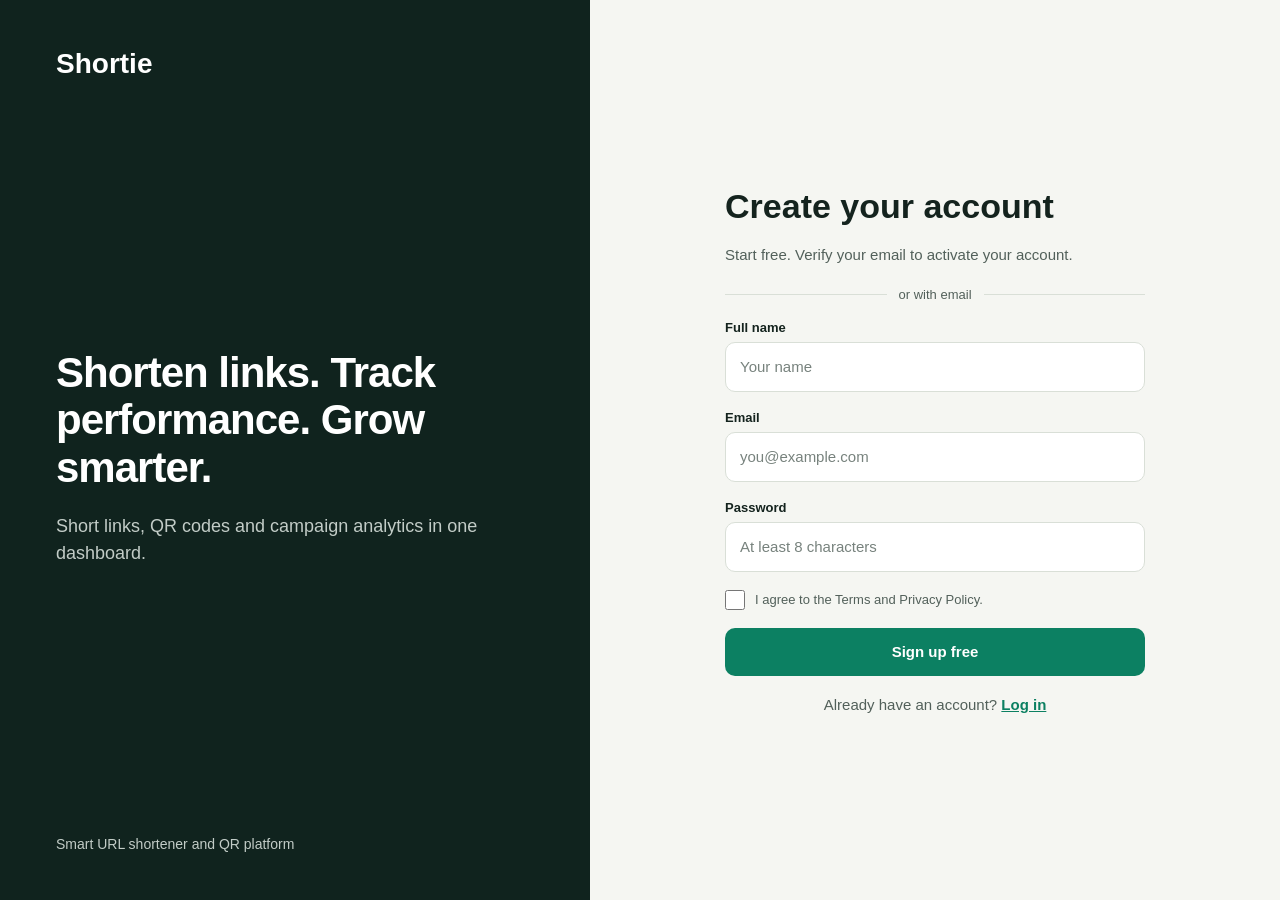
<file: Frontend/signin.html>
<!doctype html>
<html lang="en">
  <head>
    <meta charset="UTF-8" />
    <meta name="viewport" content="width=device-width, initial-scale=1.0" />
    <title>Signin</title>
    <link rel="stylesheet" href="signin.css" />
  </head>
  <body>
    <div class="signup-page">
      <!-- Left Section -->
      <section class="signup-left">
        <a class="signup-logo" href="index.html">Shortie</a>

        <div class="signup-left-content">
          <h1>Shorten links. Track performance. Grow smarter.</h1>
          <p>Short links, QR codes and campaign analytics in one dashboard.</p>
        </div>

        <div class="signup-footer">Smart URL shortener and QR platform</div>
      </section>

      <!-- Right Section -->
      <section class="signup-right">
        <div class="signup-container">
          <h2>Create your account</h2>
          <p class="signup-description">
            Start free. Verify your email to activate your account.
          </p>

          <button
            type="button"
            id="googleCustomButton"
            class="google-custom-button"
          >
            <svg class="google-mark" viewBox="0 0 48 48" aria-hidden="true">
              <path
                fill="#EA4335"
                d="M24 9.5c3.54 0 6.71 1.22 9.21 3.6l6.85-6.85C35.9 2.38 30.47 0 24 0 14.62 0 6.51 5.38 2.56 13.22l7.98 6.19C12.43 13.72 17.74 9.5 24 9.5Z"
              />
              <path
                fill="#4285F4"
                d="M46.98 24.55c0-1.57-.15-3.09-.38-4.55H24v9.02h12.94c-.58 2.96-2.26 5.48-4.73 7.18l7.65 5.94c4.47-4.13 7.12-10.2 7.12-17.59Z"
              />
              <path
                fill="#FBBC05"
                d="M10.54 28.59A14.4 14.4 0 0 1 9.75 24c0-1.59.27-3.13.76-4.59l-7.98-6.19A23.9 23.9 0 0 0 0 24c0 3.87.93 7.53 2.56 10.78l7.98-6.19Z"
              />
              <path
                fill="#34A853"
                d="M24 48c6.47 0 11.9-2.13 15.86-5.86l-7.65-5.94c-2.12 1.42-4.84 2.27-8.21 2.27-6.26 0-11.57-4.22-13.46-9.91l-7.98 6.19C6.51 42.62 14.62 48 24 48Z"
              /></svg
            ><span>Continue with Google</span>
          </button>

          <div class="signup-divider">
            <span></span>
            <p>or with email</p>
            <span></span>
          </div>

          <form id="signupForm">
            <label for="fullname">Full name</label>
            <input type="text" id="fullname" placeholder="Your name" required />

            <label for="signup-email">Email</label>
            <input
              type="email"
              id="signup-email"
              placeholder="you@example.com"
              required
            />

            <label for="signup-password">Password</label>
            <input
              type="password"
              id="signup-password"
              placeholder="At least 8 characters"
              minlength="8"
              required
            />

            <div class="terms">
              <input type="checkbox" id="terms" required />
              <label for="terms">
                I agree to the Terms and Privacy Policy.
              </label>
            </div>

            <button type="submit" class="signup-button">Sign up free</button>
          </form>

          <p class="signin-text">
            Already have an account?
            <a href="login.html">Log in</a>
          </p>
        </div>
      </section>
    </div>

    <script src="config.js"></script>
    <script src="https://accounts.google.com/gsi/client" async defer></script>
    <script>
      const API_URL = window.API_URL;
      let googleCodeClient = null;
      let googleReady = false;

      async function initializeGoogleSignIn() {
        const button = document.getElementById("googleCustomButton");
        if (!button) return;
        try {
          const response = await fetch(`${API_URL}/api/auth/google/config`);
          const config = await response.json();
          if (!response.ok || !config.enabled || !config.client_id) {
            button.hidden = true;
            return;
          }
          const waitForGoogle = () => {
            if (!window.google?.accounts?.oauth2) {
              window.setTimeout(waitForGoogle, 100);
              return;
            }
            googleCodeClient = google.accounts.oauth2.initCodeClient({
              client_id: config.client_id,
              scope: "openid email profile",
              ux_mode: "popup",
              callback: handleGoogleCode,
              error_callback: (error) => {
                console.error("Google sign-in popup error:", error);
                alert(
                  "Google sign-in was cancelled or could not start. Please try again.",
                );
              },
            });
            googleReady = true;
            button.disabled = false;
          };
          button.disabled = true;
          waitForGoogle();
        } catch (error) {
          console.error("Google sign-in initialization failed:", error);
          button.hidden = true;
        }
      }

      async function handleGoogleCode(response) {
        if (!response.code) {
          alert(
            "Google did not return an authorization code. Please try again.",
          );
          return;
        }
        const termsAccepted =
          document.getElementById("terms")?.checked ?? false;
        const isSignupPage = Boolean(document.getElementById("signupForm"));
        if (isSignupPage && !termsAccepted) {
          alert(
            "Please accept the Terms and Privacy Policy before continuing.",
          );
          return;
        }
        try {
          const authResponse = await fetch(`${API_URL}/api/auth/google/code`, {
            method: "POST",
            headers: { "Content-Type": "application/json" },
            body: JSON.stringify({
              code: response.code,
              terms_accepted: termsAccepted,
            }),
          });
          const result = await authResponse.json();
          if (!authResponse.ok) {
            alert(result.detail || "Google sign-in failed");
            return;
          }
          sessionStorage.setItem("shortie_token", result.access_token);
          window.location.href = sessionStorage.getItem("shortie_pending_url")
            ? "ShortenURL.html"
            : "Dashboard.html";
        } catch (error) {
          console.error("Google authentication request failed:", error);
          alert("Cannot connect to Shortie. Please try again.");
        }
      }

      document
        .getElementById("googleCustomButton")
        ?.addEventListener("click", () => {
          if (!googleReady || !googleCodeClient) {
            alert(
              "Google sign-in is still loading. Please try again in a moment.",
            );
            return;
          }
          googleCodeClient.requestCode();
        });

      initializeGoogleSignIn();

      document
        .getElementById("signupForm")
        .addEventListener("submit", async (event) => {
          event.preventDefault();
          const full_name = document.getElementById("fullname").value.trim();
          const email = document.getElementById("signup-email").value.trim();
          const password = document.getElementById("signup-password").value;
          const terms_accepted = document.getElementById("terms").checked;
          try {
            const response = await fetch(`${API_URL}/api/auth/signup`, {
              method: "POST",
              headers: { "Content-Type": "application/json" },
              body: JSON.stringify({
                full_name,
                email,
                password,
                terms_accepted,
              }),
            });
            const result = await response.json();
            if (!response.ok) {
              alert(result.detail || "Sign-up failed");
              return;
            }
            alert("Account created successfully! Please log in.");
            window.location.href = "login.html";
          } catch (error) {
            console.error(error);
            alert("Cannot connect to Shortie. Check your backend.");
          }
        });
    </script>
  </body>
</html>
</file>
<file: Frontend/index.css>
@import url("https://fonts.googleapis.com/css2?family=Inter:wght@400;500;600;700;800&display=swap"); /* CHANGED: was an invalid font URL */

* {
  margin: 0;
  padding: 0;
  box-sizing: border-box;
}

body {
  font-family: "Inter", sans-serif;
  background-color: #f5f6f2;
}
/* Navbar Styles */
.main_Navbar {
  width: 100%;
  padding: 15px 5%;
  background-color: #f5f6f2;
}

nav {
  display: flex;
  align-items: center;
  justify-content: space-between;
  width: 100%;
}
.logo {
  font-size: 25px;
  font-weight: 800;
  color: #10231e;
}
.Navbar {
  display: flex;
  align-items: center;
  gap: 28px;
  margin-left: auto;
}

.Navbar a {
  color: #52605a;
  text-decoration: none;
  font-size: 14px;
  font-weight: 400;
  transition: color 0.2s ease;
}

.Navbar a:hover {
  color: #0d8061;
}

.Login_Button {
  margin-left: 28px;
}

.Login_Button a {
  color: #17251f;
  background: transparent;
  border: none;
  padding: 10px 0;
  font-size: 14px;
  font-weight: 600;
  cursor: pointer;
}

.Login_Button a:hover {
  color: #0d8061;
}

.SignUp_Button {
  margin-left: 28px;
}

.SignUp_Button a {
  color: white;
  background-color: #0d8061;
  padding: 12px 18px;
  font-size: 12px;
  font-weight: 600;
  border: none;
  border-radius: 10px;
  cursor: pointer;
  transition: background-color 0.2s ease;
}

.SignUp_Button a:hover {
  background-color: #09694f;
}

.SignUp_Button a:active {
  transform: scale(0.97);
}
.Login_Button a,
.SignUp_Button a {
  display: inline-flex;
  align-items: center;
  text-decoration: none;
}

.shorten-form:focus-within {
  outline: 2px solid #0d8061;
  outline-offset: 2px;
}

/* Hero Section Styles */
.hero {
  max-width: 1152px;
  margin: 82px auto 0;
  padding: 0 5%; /* NEW: side padding so hero text never touches screen edges */
}
.hero h1 {
  max-width: 740px;
  margin-bottom: 26px;
  font-size: 64px;
  line-height: 1.09;
  letter-spacing: -2.5px;
  font-weight: 800;
}
.hero p {
  font-size: 16px;
  color: #56635d;
  margin-bottom: 20px; /* NEW: space between intro text and shorten box */
}
.shorten-form {
  max-width: 820px;
  min-height: 74px;
  display: flex;
  align-items: center;
  gap: 12px;
  padding: 12px;
  border: 1px solid #d9dfd7;
  background: #ffffff;
  border-radius: 13px;
}

.shorten-form input {
  flex: 1;
  min-width: 0;
  border: none;
  outline: none;
  padding: 12px;
  font-size: 15px;
  font-family: inherit;
  color: #253c34;
}

.shorten-form input::placeholder {
  color: #77827d;
}
.shorten-form button {
  color: white;
  background-color: #0d8061;
  padding: 12px 18px;
  font-size: 12px;
  font-weight: 600;
  border: none;
  border-radius: 10px;
  cursor: pointer;
  transition: background-color 0.2s ease;
}
.hero .guest-hint,
.hero .guest-status,
.hero .guest-result p {
  margin: 10px 0 0;
  font-size: 14px;
}

.guest-status:empty {
  display: none;
}

.guest-result {
  max-width: 820px;
  margin-top: 12px;
  padding: 16px;
  border: 1px solid #d9dfd7;
  border-radius: 13px;
  background: #fff;
}

.guest-result[hidden] {
  display: none;
}

.guest-link-row {
  display: flex;
  flex-wrap: wrap;
  align-items: center;
  gap: 10px;
}

.guest-result a {
  color: #09694f;
  font-weight: 600;
  overflow-wrap: anywhere;
}

.guest-link-row a {
  flex: 1 1 220px;
  min-width: 0;
}

.guest-link-row button {
  min-height: 44px;
  padding: 8px 14px;
  color: white;
  background: #09694f;
  border: 0;
  border-radius: 10px;
  font-weight: 600;
}

.shorten-form button:disabled {
  opacity: 0.7;
  cursor: wait;
}

/* Features Section */
.features-section,
.pricing-section {
  width: 100%;
  padding: 0 3.35%;
}

.features-section {
  margin-top: 90px;
}

.features-section h2,
.pricing-section h2 {
  color: #14231e;
  font-size: 34px;
  font-weight: 700;
  margin-bottom: 28px;
}

.features-grid {
  display: grid;
  grid-template-columns: repeat(4, minmax(0, 1fr));
  gap: 20px;
}

.feature-card,
.pricing-card {
  background-color: #ffffff;
  border: 1px solid #d9dfd7;
  border-radius: 13px;
  box-shadow: none;
}

.feature-card {
  min-height: 178px;
}

.feature-card .card-body {
  padding: 24px;
}

.feature-card .card-title {
  color: #14231e;
  font-size: 19px;
  font-weight: 700;
  margin-bottom: 16px;
}

.feature-card .card-text,
.pricing-card .card-text {
  color: #52605a;
  font-size: 16px;
  line-height: 1.5;
  margin-bottom: 0;
}

/* Pricing Section */
.pricing-section {
  margin-top: 80px;
  padding-bottom: 70px;
}

.pricing-grid {
  display: grid;
  grid-template-columns: repeat(5, minmax(0, 1fr));
  gap: 16px;
}

.pricing-card {
  min-height: 204px;
}

.pricing-card .card-body {
  padding: 20px;
}

.pricing-card .card-title {
  color: #14231e;
  font-size: 16px;
  font-weight: 700;
  margin-bottom: 18px;
}

.pricing-card .card-text {
  margin-bottom: 16px;
}

.plan-price {
  color: #14231e;
  font-size: 16px;
  margin-bottom: 0;
}

.pro-card {
  border: 1px solid #0c8062;
}

/* ===== NEW: Responsive styles ===== */

/* Tablet */
@media (max-width: 900px) {
  .hero h1 {
    font-size: 50px;
    letter-spacing: -2px;
  }

  .features-grid {
    grid-template-columns: repeat(2, minmax(0, 1fr));
  }

  .pricing-grid {
    grid-template-columns: repeat(3, minmax(0, 1fr));
  }
}

/* Mobile */
@media (max-width: 700px) {
  /* Navbar: logo + buttons on the first row, links wrap to a second row */
  .main_Navbar {
    padding: 12px 5%;
  }

  nav {
    flex-wrap: wrap;
    gap: 10px 12px;
  }

  .Navbar {
    order: 3;
    width: 100%;
    margin-left: 0;
    gap: 22px;
  }

  .SignUp_Button {
    margin-left: 0;
  }

  .Login_Button {
    margin-left: auto;
  }

  .SignUp_Button a,
  .Login_Button a {
    min-height: 44px;
  }

  /* Hero */
  .hero {
    margin-top: 36px;
  }

  .hero h1 {
    font-size: 38px;
    letter-spacing: -1.5px;
    margin-bottom: 18px;
  }

  .shorten-form {
    flex-direction: column;
    align-items: stretch;
  }

  .shorten-form input {
    min-height: 44px;
  }

  .shorten-form button {
    width: 100%;
    min-height: 44px;
  }

  /* Sections */
  .features-section,
  .pricing-section {
    padding: 0 5%;
  }

  .features-section {
    margin-top: 56px;
  }

  .features-section h2,
  .pricing-section h2 {
    font-size: 28px;
  }

  .pricing-section {
    margin-top: 56px;
  }

  .features-grid,
  .pricing-grid {
    grid-template-columns: 1fr;
  }
}
</file>
<file: Frontend/Analytics.css>
* {
  margin: 0;
  padding: 0;
  box-sizing: border-box;
  font-family: "Inter", sans-serif;
}

[hidden] {
  display: none !important;
}

body {
  background: #f5f6f2;
  color: #17251f;
  font-size: 14px;
}

button,
input {
  font: inherit;
}

button {
  cursor: pointer;
}

button:focus-visible,
a:focus-visible,
input:focus-visible {
  outline: 2px solid #0c8062;
  outline-offset: 3px;
}

.app-layout {
  display: flex;
  min-height: 100vh;
}

/* Sidebar */

.sidebar {
  width: 220px;
  min-height: 100vh;
  height: 100vh;
  position: sticky;
  top: 0;
  flex-shrink: 0;
  display: flex;
  flex-direction: column;
  padding: 24px 16px;
  background: #10231e;
  color: #fff;
}

.logo {
  margin: 0 8px 28px;
  color: #fff;
  font-size: 23px;
  font-weight: 800;
  text-decoration: none;
}

.sidebar-nav {
  display: flex;
  flex-direction: column;
  gap: 5px;
}

.nav-link {
  display: block;
  padding: 12px;
  border-radius: 9px;
  color: #cbd5cf;
  font-size: 14px;
  text-decoration: none;
  transition: background 0.2s ease;
}

.nav-link:hover {
  background: #203a31;
  color: #fff;
}

.nav-link.active {
  background: #0c8062;
  color: #fff;
}

.sidebar-user {
  margin-top: auto;
  padding-top: 16px;
  border-top: 1px solid #2d4139;
}

.user-info {
  display: flex;
  align-items: center;
  gap: 11px;
  margin-bottom: 12px;
  min-width: 0;
}

.user-avatar {
  width: 40px;
  height: 40px;
  flex-shrink: 0;
  display: grid;
  place-items: center;
  border-radius: 50%;
  background: #0c8062;
  color: #fff;
  font-weight: 800;
}

.user-details {
  min-width: 0;
}

.user-details h3,
.user-details p {
  overflow: hidden;
  text-overflow: ellipsis;
  white-space: nowrap;
}

.user-details h3 {
  font-size: 13px;
  color: #fff;
}

.user-details p {
  margin-top: 4px;
  font-size: 11px;
  color: #cbd5cf;
}

.logout-button {
  width: 100%;
  min-height: 42px;
  border: 1px solid #cbd5cf;
  border-radius: 10px;
  background: transparent;
  color: #fff;
  font-weight: 700;
}

.logout-button:hover {
  background: #203a31;
}

/* Main page */

.main-content {
  flex: 1;
  min-width: 0;
  padding: 32px 40px;
}

.page-header {
  display: flex;
  justify-content: space-between;
  align-items: flex-start;
  gap: 24px;
  margin-bottom: 18px;
}

.page-header h1 {
  margin-bottom: 6px;
  font-size: 30px;
  font-weight: 700;
  letter-spacing: -0.7px;
}

.page-header p {
  color: #596760;
  font-size: 14px;
  line-height: 1.6;
}

.header-actions {
  display: flex;
  align-items: center;
  justify-content: flex-end;
  flex-wrap: wrap;
  gap: 8px;
}

.period-button,
.secondary-button {
  min-height: 44px;
  padding: 0 16px;
  border: 1px solid #d6ddd5;
  border-radius: 10px;
  background: #fff;
  color: #1d2a24;
  font-size: 13px;
  font-weight: 700;
  white-space: nowrap;
}

.period-button:hover,
.secondary-button:hover {
  background: #f0f3ef;
}

.period-button.active {
  border-color: #0c8062;
  background: #0c8062;
  color: #fff;
}

.status-message {
  min-height: 0;
  margin-bottom: 12px;
  font-size: 12px;
  line-height: 1.5;
  overflow-wrap: anywhere;
}

.status-message:empty {
  display: none;
}

.status-message.success {
  color: #087443;
}

.status-message.error {
  color: #b42318;
}

/* Custom dates */

.filter-panel {
  display: flex;
  align-items: flex-end;
  flex-wrap: wrap;
  gap: 14px;
  padding: 18px;
  margin-bottom: 18px;
  border: 1px solid #d9dfd7;
  border-radius: 12px;
  background: #fff;
}

.date-field {
  display: flex;
  flex-direction: column;
  gap: 7px;
}

.date-field label {
  font-size: 12px;
  font-weight: 700;
}

.date-field input {
  height: 42px;
  padding: 0 10px;
  border: 1px solid #d9dfd7;
  border-radius: 8px;
  background: #fff;
  color: #17251f;
}

.primary-button {
  min-height: 42px;
  padding: 0 18px;
  border: 0;
  border-radius: 9px;
  background: #0c8062;
  color: #fff;
  font-weight: 700;
}

.primary-button:hover {
  background: #09694f;
}

/* Summary cards */

.stats-grid {
  display: grid;
  grid-template-columns: repeat(4, minmax(0, 1fr));
  gap: 16px;
  margin-bottom: 20px;
}

.stat-card {
  min-width: 0;
  min-height: 114px;
  padding: 20px;
  border: 1px solid #d9dfd7;
  border-radius: 13px;
  background: #fff;
}

.stat-card p {
  margin-bottom: 6px;
  color: #64716a;
  font-size: 13px;
}

.stat-card h2 {
  margin-bottom: 5px;
  font-size: 27px;
  font-weight: 700;
  letter-spacing: -0.5px;
  overflow-wrap: anywhere;
}

.stat-card span {
  display: block;
  color: #64716a;
  font-size: 11px;
  line-height: 1.5;
}

/* Panels */

.panel {
  min-width: 0;
  padding: 20px;
  border: 1px solid #d9dfd7;
  border-radius: 13px;
  background: #fff;
}

.panel h2 {
  margin-bottom: 16px;
  font-size: 17px;
  font-weight: 700;
}

.traffic-panel {
  margin-bottom: 20px;
}

.panel-heading {
  display: flex;
  justify-content: space-between;
  align-items: flex-start;
  gap: 12px;
}

.panel-heading h2 {
  margin-bottom: 5px;
}

.panel-heading p {
  margin-bottom: 12px;
  color: #64716a;
  font-size: 12px;
}

/* Traffic chart */

.traffic-chart {
  display: flex;
  align-items: stretch;
  gap: 6px;
  width: 100%;
  height: 210px;
  padding: 12px 0 0;
  overflow-x: auto;
  border-bottom: 1px solid #d9dfd7;
}

.chart-column {
  flex: 1 0 25px;
  min-width: 25px;
  display: flex;
  flex-direction: column;
  align-items: center;
  justify-content: flex-end;
  gap: 5px;
  height: 100%;
  min-height: 0;
}

.chart-bar {
  flex: 0 0 auto;
  width: min(24px, 70%);
  min-height: 3px;
  max-height: 140px;
  border-radius: 4px 4px 0 0;
  background: #0c8062;
  transition: height 0.25s ease;
}

.chart-value {
  min-height: 13px;
  color: #64716a;
  font-size: 9px;
  white-space: nowrap;
}

.chart-label {
  max-width: 100%;
  padding-bottom: 4px;
  color: #64716a;
  font-size: 10px;
  white-space: nowrap;
}

.empty-chart {
  display: grid;
  place-items: center;
  color: #64716a;
  font-size: 13px;
}

/* Lower panels */

.bottom-grid {
  display: grid;
  grid-template-columns: repeat(3, minmax(0, 1fr));
  gap: 16px;
}

.top-links-panel,
.audience-panel {
  min-height: 260px;
}

.table-wrapper {
  width: 100%;
  overflow-x: auto;
}

table {
  width: 100%;
  border-collapse: collapse;
  text-align: left;
}

th {
  padding: 10px 8px;
  border-bottom: 1px solid #d9dfd7;
  color: #64716a;
  font-size: 12px;
  white-space: nowrap;
}

td {
  padding: 13px 8px;
  border-bottom: 1px solid #edf0eb;
  color: #26332d;
  font-size: 12px;
  vertical-align: top;
}

tbody tr:last-child td {
  border-bottom: none;
}

.top-link {
  display: block;
  max-width: 230px;
  color: #17251f;
  font-weight: 700;
  overflow: hidden;
  text-overflow: ellipsis;
  white-space: nowrap;
  text-decoration: none;
}

.top-link:hover {
  color: #0c8062;
  text-decoration: underline;
}

.breakdown-list {
  display: flex;
  flex-direction: column;
  gap: 12px;
  color: #5b6962;
  font-size: 13px;
  line-height: 1.5;
  overflow-wrap: anywhere;
}

.breakdown-item {
  display: flex;
  justify-content: space-between;
  gap: 10px;
}

.breakdown-item span:last-child {
  color: #64716a;
  font-size: 12px;
}

.subheading {
  margin-top: 20px;
}

.empty-message {
  padding: 16px 8px;
  color: #64716a;
  font-size: 12px;
  text-align: center;
  line-height: 1.6;
}

.page-note {
  margin-top: 20px;
  color: #64716a;
  font-size: 11px;
  line-height: 1.6;
}

/* Responsive */

@media (max-width: 1200px) {
  .main-content {
    padding: 26px 24px;
  }

  .page-header {
    flex-direction: column;
  }

  .header-actions {
    justify-content: flex-start;
  }

  .stats-grid {
    grid-template-columns: repeat(2, minmax(0, 1fr));
  }
}

@media (max-width: 850px) {
  .bottom-grid {
    grid-template-columns: repeat(2, minmax(0, 1fr));
  }

  .sidebar {
    width: 190px;
  }
}

@media (max-width: 600px) {
  .app-layout {
    display: block;
  }

  .sidebar {
    position: static;
    width: 100%;
    height: auto;
    min-height: 0;
    padding: 18px 14px;
  }

  .logo {
    display: inline-block;
    margin-bottom: 16px;
  }

  .sidebar-nav {
    display: grid;
    grid-template-columns: repeat(2, minmax(0, 1fr));
    gap: 5px;
  }

  .sidebar-user {
    margin-top: 18px;
  }

  .main-content {
    padding: 22px 14px;
  }

  .page-header h1 {
    font-size: 26px;
  }

  .header-actions {
    display: grid;
    grid-template-columns: repeat(2, minmax(0, 1fr));
    width: 100%;
  }

  .period-button,
  .secondary-button {
    padding: 0 10px;
  }

  .stats-grid {
    grid-template-columns: repeat(2, minmax(0, 1fr));
    gap: 10px;
  }

  .stat-card {
    padding: 15px;
  }

  .stat-card h2 {
    font-size: 23px;
  }

  .bottom-grid {
    grid-template-columns: minmax(0, 1fr);
  }

  .filter-panel {
    align-items: stretch;
    flex-direction: column;
  }

  .date-field input,
  .filter-panel .primary-button {
    width: 100%;
  }
}

/* ===== NEW: mobile top bar with scrollable menu ===== */
@media (max-width: 600px) {
  .logo {
    margin-bottom: 10px;
  }

  .sidebar-nav {
    display: flex;
    flex-direction: row;
    gap: 6px;
    padding-bottom: 6px;
    overflow-x: auto;
  }

  .sidebar-nav .nav-link {
    flex: 0 0 auto;
    padding: 10px 14px;
    white-space: nowrap;
  }

  .sidebar-user {
    display: flex;
    align-items: center;
    justify-content: space-between;
    gap: 12px;
    margin-top: 10px;
    padding-top: 10px;
  }

  .logout-button {
    flex: none;
    width: auto;
    min-height: 44px;
    margin-top: 0;
    padding: 0 16px;
  }
}
</file>
<file: Frontend/APIKeys.css>
*{box-sizing:border-box} :root{--green:#078765;--dark:#102820;--page:#f4f5f1;--border:#dce4da;--text:#172922;--muted:#65766f;--red:#c42c24}
body{margin:0;background:var(--page);color:var(--text);font:14px/1.45 Inter,Arial,sans-serif}button,input{font:inherit}button{cursor:pointer}button:disabled{opacity:.6;cursor:wait}[hidden]{display:none!important}
.sidebar{width:220px;position:fixed;inset:0 auto 0 0;background:var(--dark);color:#fff;padding:22px 12px;display:flex;flex-direction:column;z-index:5}.brand{color:#fff;text-decoration:none;font-size:23px;font-weight:800;letter-spacing:-.5px;margin:0 8px 28px}.sidebar nav{display:grid;gap:5px}.sidebar nav a{padding:11px 12px;border-radius:7px;color:#d2e0d8;text-decoration:none;font-size:14px}.sidebar nav a:hover,.sidebar nav a.active{background:var(--green);color:#fff}.account{margin-top:auto;border-top:1px solid #2b4a3e;padding:15px 0 0;display:grid;grid-template-columns:34px 1fr;gap:8px;align-items:center}.avatar{width:34px;height:34px;border-radius:50%;background:var(--green);display:grid;place-items:center;font-weight:700}.account-copy{display:flex;flex-direction:column;min-width:0;font-size:12px}.account-copy span{color:#b9cec4;font-size:11px;overflow:hidden;text-overflow:ellipsis}.logout{grid-column:1/-1;width:100%;background:transparent;border:1px solid #526b61;color:#fff;border-radius:6px;padding:9px;margin-top:4px}
.main{margin-left:220px;padding:30px 32px 36px;max-width:1800px}.page-header{display:flex;justify-content:space-between;align-items:flex-start;gap:20px;margin-bottom:24px}h1{font-size:29px;line-height:1.2;margin:0 0 7px;letter-spacing:-.7px}h2{font-size:18px;margin:0 0 14px}p{margin:0;color:var(--muted)}.page-header p{font-size:14px;max-width:750px}
.btn{border:1px solid #d4ded3;background:#fff;color:#1b2e26;border-radius:8px;padding:10px 15px;font-weight:650;white-space:nowrap}.btn:hover{background:#f8faf7;border-color:#aabdaf}.btn-primary{background:var(--green);border-color:var(--green);color:#fff}.btn-primary:hover{background:#067456}.btn-danger{color:var(--red);border-color:#ffc4bf}.btn-small{padding:7px 10px;font-size:12px}.panel{background:#fff;border:1px solid var(--border);border-radius:12px;padding:22px;margin-bottom:20px;box-shadow:0 1px 2px #10251e05}.create-form{display:flex;align-items:flex-end;gap:16px}.field{flex:1;min-width:0}label{display:block;font-weight:650;margin-bottom:7px}input{width:100%;border:1px solid #d0dbd0;border-radius:8px;padding:12px 13px;color:var(--text);outline:none;background:#fff}input:focus{border-color:var(--green);box-shadow:0 0 0 3px #0787651a}.create-form{flex-wrap:wrap}.create-form .btn{min-width:118px;padding:12px 16px}.scope-picker{flex:1 1 100%;min-width:0;border:1px solid var(--border);border-radius:8px;padding:12px}.scope-picker legend{font-size:12px;font-weight:700;padding:0 5px}.scope-options{display:grid;grid-template-columns:repeat(auto-fit,minmax(170px,1fr));gap:8px 12px}.scope-option{display:flex;align-items:center;gap:7px;font-size:12px;font-weight:500;margin:0}.scope-option input{width:auto}.section-heading{display:flex;justify-content:space-between;align-items:flex-start;gap:16px;margin-bottom:16px}.section-heading h2{margin-bottom:5px}.section-heading p,.help{font-size:13px}.search{max-width:240px;padding:10px 12px}.table-wrap{width:100%;overflow-x:auto;border-top:1px solid var(--border)}table{width:100%;border-collapse:collapse;min-width:850px;text-align:left}thead{background:#fff}th{font-size:12px;color:#5e6d66;font-weight:750}th,td{padding:15px 10px;border-bottom:1px solid #e8ede7;vertical-align:middle}td{font-size:13px}td strong{font-weight:700}.masked{font-size:12px;white-space:nowrap;color:#4e6258}.actions{white-space:nowrap}.status{display:inline-flex;align-items:center;border-radius:999px;padding:4px 10px;font-size:12px;white-space:nowrap}.status.active{background:#d9f2e8;color:#087b56}.status.revoked{background:#e8e9e6;color:#59615c}.empty{text-align:center;color:var(--muted);padding:26px!important}.empty-note{font-size:13px;padding:12px 0 0}.alert{padding:12px 14px;border-radius:8px;margin-bottom:16px;font-size:13px}.alert.success{background:#e1f5eb;color:#08754f;border:1px solid #c7ead9}.alert.error{background:#fff0ee;color:#a72f28;border:1px solid #ffd1cc}
.reveal-panel{background:#d9f3e9;border-color:#d0ebdf}.reveal-panel h2{margin-bottom:12px}.secret-row{display:flex;gap:12px;align-items:center;margin-bottom:12px}.secret-row code{min-width:0;flex:1;overflow-wrap:anywhere;background:#fff;border:1px solid #d5e4db;border-radius:8px;padding:12px;font-size:13px}.reveal-panel .help{margin-bottom:15px}.summary-grid{display:grid;grid-template-columns:1fr 1fr;gap:20px}.summary-grid .panel{margin-bottom:20px}.usage-number{display:flex;align-items:baseline;gap:8px;margin:6px 0 12px}.usage-number strong{font-size:26px}.usage-number span{color:var(--muted);font-size:13px}.progress{height:8px;border-radius:99px;background:#e5e8e3;overflow:hidden;margin-bottom:10px}.progress span{height:100%;width:0;display:block;background:var(--green);border-radius:99px;transition:width .2s}.usage-panel p,.rate-panel p,.use-panel p{font-size:12px}.rate-number{display:block;font-size:30px;margin:2px 0 3px}.rate-number small{font-size:16px;font-weight:500;color:var(--muted)}.webhook-form{border:1px solid var(--border);border-radius:9px;padding:16px;margin-bottom:18px;display:grid;gap:15px}.webhook-form fieldset{border:1px solid var(--border);border-radius:8px;display:flex;gap:18px;flex-wrap:wrap;padding:12px}.webhook-form legend{font-weight:700;padding:0 5px}.check{display:flex;align-items:center;gap:7px;font-weight:400;margin:0}.check input{width:auto}.form-actions{display:flex;justify-content:flex-end;gap:8px}.endpoint{max-width:330px;overflow-wrap:anywhere}.use-panel pre{white-space:pre-wrap;background:#102820;color:#e9f4ee;border-radius:10px;padding:18px;font-size:12px;line-height:1.7;overflow:auto;margin:10px 0 12px}
@media(max-width:1000px){.sidebar{width:185px}.main{margin-left:185px;padding:24px 20px}.summary-grid{gap:12px}.panel{padding:18px}}@media(max-width:700px){.sidebar{position:static;width:auto;padding:12px;display:block}.brand{display:block;margin:0 6px 10px}.sidebar nav{display:flex;overflow:auto}.sidebar nav a{flex:0 0 auto}.account{display:none}.main{margin:0;padding:20px 13px}.page-header,.section-heading{flex-direction:column}.create-form{align-items:stretch;flex-direction:column}.create-form .btn{width:100%}.search{max-width:none;width:100%}.summary-grid{grid-template-columns:1fr}.secret-row{align-items:stretch;flex-direction:column}.panel{padding:15px}}
</file>
<file: Frontend/Campaigns.css>
* {
  box-sizing: border-box;
}
:root {
  --green: #078663;
  --green-dark: #0e2a21;
  --page: #f3f5f1;
  --border: #dfe5dc;
  --muted: #66766f;
  --text: #142820;
}
body {
  margin: 0;
  background: var(--page);
  color: var(--text);
  font:
    14px/1.45 Inter,
    ui-sans-serif,
    system-ui,
    -apple-system,
    "Segoe UI",
    sans-serif;
}
.sidebar {
  position: fixed;
  inset: 0 auto 0 0;
  width: 214px;
  background: var(--green-dark);
  color: #fff;
  padding: 22px 15px;
  display: flex;
  flex-direction: column;
}
.sidebar h2 {
  font-size: 22px;
  margin: 0 0 28px 7px;
}
.sidebar nav {
  display: grid;
  gap: 5px;
}
.sidebar nav a {
  color: #d4e3dc;
  text-decoration: none;
  padding: 10px 12px;
  border-radius: 7px;
  font-size: 13px;
}
.sidebar nav a:hover,
.sidebar nav a.active {
  background: var(--green);
  color: white;
}
.profile {
  margin-top: auto;
  border-top: 1px solid #315045;
  padding-top: 14px;
  display: grid;
  grid-template-columns: 34px 1fr;
  gap: 2px 9px;
  align-items: center;
}
.profile strong,
.profile small {
  display: block;
}
.profile small {
  font-size: 11px;
  color: #b7c9c1;
  overflow-wrap: anywhere;
}
.avatar {
  width: 34px;
  height: 34px;
  background: var(--green);
  border-radius: 50%;
  display: grid;
  place-items: center;
  font-weight: 700;
}
.profile .btn {
  grid-column: 1/-1;
  margin-top: 10px;
}
.main {
  margin-left: 214px;
  padding: 30px 28px;
  max-width: 1700px;
}
.page-head,
.section-head {
  display: flex;
  justify-content: space-between;
  align-items: center;
  gap: 18px;
}
.page-head {
  margin-bottom: 22px;
}
.page-head h1 {
  font-size: 28px;
  letter-spacing: -0.7px;
  margin: 0 0 5px;
}
.page-head p,
.section-head p {
  margin: 0;
  color: var(--muted);
}
.card,
.stat {
  background: #fff;
  border: 1px solid var(--border);
  border-radius: 11px;
  box-shadow: 0 1px 2px #152d2010;
}
.stats {
  display: grid;
  grid-template-columns: repeat(3, minmax(0, 1fr));
  gap: 14px;
  margin-bottom: 18px;
}
.stat {
  padding: 18px 20px;
}
.stat span {
  display: block;
  color: var(--muted);
  font-size: 12px;
  margin-bottom: 7px;
}
.stat strong {
  font-size: 27px;
  letter-spacing: -0.5px;
}
.table-card,
.form-card {
  padding: 20px;
  margin-bottom: 18px;
}
.section-head {
  margin-bottom: 16px;
}
.section-head h2 {
  font-size: 18px;
  margin: 0 0 4px;
}
.tools {
  display: flex;
  gap: 9px;
  align-items: center;
}
input,
select,
textarea {
  font: inherit;
  color: inherit;
  border: 1px solid #d3ddd2;
  border-radius: 7px;
  padding: 10px 12px;
  background: white;
  min-width: 0;
}
input:focus,
select:focus,
textarea:focus {
  outline: 2px solid #07866335;
  border-color: var(--green);
}
.tools input {
  width: 230px;
}
.btn {
  border: 1px solid #d3ddd2;
  border-radius: 8px;
  background: white;
  color: var(--text);
  padding: 10px 14px;
  font-weight: 650;
  cursor: pointer;
  white-space: nowrap;
}
.btn:hover {
  filter: brightness(0.97);
}
.btn:disabled {
  opacity: 0.6;
  cursor: wait;
}
.btn.primary {
  background: var(--green);
  border-color: var(--green);
  color: white;
}
.btn.danger {
  border-color: #ffc6c0;
  color: #c92d20;
}
.btn.small {
  padding: 7px 10px;
  font-size: 12px;
}
.btn.full {
  width: 100%;
  background: transparent;
  color: white;
  border-color: #476357;
}
.table-wrap {
  overflow-x: auto;
  border: 1px solid var(--border);
  border-radius: 8px;
}
table {
  width: 100%;
  border-collapse: collapse;
  min-width: 700px;
}
th,
td {
  text-align: left;
  padding: 14px 13px;
  border-bottom: 1px solid #e7ece5;
}
th {
  font-size: 11px;
  letter-spacing: 0.3px;
  text-transform: uppercase;
  color: var(--muted);
  background: #f7f9f6;
}
tbody tr:last-child td {
  border-bottom: 0;
}
td small {
  display: block;
  color: var(--muted);
  margin-top: 4px;
  max-width: 360px;
  overflow: hidden;
  text-overflow: ellipsis;
  white-space: nowrap;
}
.actions {
  white-space: nowrap;
}
.actions .btn + .btn {
  margin-left: 5px;
}
.badge {
  display: inline-block;
  border-radius: 20px;
  padding: 4px 9px;
  font-size: 11px;
  font-weight: 700;
  text-transform: capitalize;
}
.badge.active {
  background: #e0f4eb;
  color: #087d5b;
}
.badge.paused {
  background: #fff0cf;
  color: #8a5b00;
}
.badge.archived {
  background: #ecefed;
  color: #66716b;
}
.empty {
  text-align: center;
  padding: 30px;
  color: var(--muted);
}
.empty-state {
  text-align: center;
  padding: 28px 12px;
}
.empty-state h3 {
  margin: 0 0 5px;
}
.empty-state p {
  color: var(--muted);
  margin: 0 0 16px;
}
.form-grid {
  display: grid;
  grid-template-columns: repeat(2, minmax(0, 1fr));
  gap: 16px;
}
.form-grid > label {
  display: grid;
  gap: 7px;
  font-weight: 650;
}
.form-grid label input,
.form-grid label select,
.form-grid label textarea {
  width: 100%;
  font-weight: 400;
}
.wide {
  grid-column: 1/-1;
}
fieldset {
  border: 1px solid var(--border);
  border-radius: 8px;
  padding: 14px;
  min-width: 0;
}
legend {
  padding: 0 5px;
  font-weight: 650;
}
.link-options {
  display: grid;
  grid-template-columns: repeat(2, minmax(0, 1fr));
  gap: 8px;
  max-height: 260px;
  overflow: auto;
}
.link-option {
  display: flex;
  align-items: flex-start;
  gap: 9px;
  border: 1px solid var(--border);
  border-radius: 7px;
  padding: 10px;
  font-weight: 400 !important;
}
.link-option input {
  margin-top: 3px;
}
.link-option span {
  min-width: 0;
}
.link-option strong {
  display: block;
  overflow: hidden;
  text-overflow: ellipsis;
  white-space: nowrap;
  font-size: 12px;
}
.link-option small {
  max-width: 100%;
}
.form-actions {
  display: flex;
  justify-content: flex-end;
  gap: 9px;
  margin-top: 18px;
}
.notice {
  padding: 12px 14px;
  border-radius: 8px;
  margin-bottom: 15px;
  background: #fff0ef;
  color: #9f241b;
  border: 1px solid #f3c8c3;
}
.notice.success {
  background: #e4f6ed;
  color: #08754f;
  border-color: #b8e5cf;
}
[hidden] {
  display: none !important;
}
@media (max-width: 900px) {
  .sidebar {
    width: 175px;
  }
  .main {
    margin-left: 175px;
    padding: 22px 18px;
  }
  .stats {
    grid-template-columns: 1fr;
  }
  .form-grid {
    grid-template-columns: 1fr;
  }
  .wide {
    grid-column: auto;
  }
  .link-options {
    grid-template-columns: 1fr;
  }
}
@media (max-width: 620px) {
  .sidebar {
    position: static;
    width: auto;
    padding: 12px;
    gap: 10px;
  }
  .sidebar h2 {
    margin: 0 0 4px;
  }
  .sidebar nav {
    grid-template-columns: repeat(2, minmax(0, 1fr));
  }
  .profile {
    margin-top: 4px;
  }
  .main {
    margin: 0;
    padding: 18px 12px;
  }
  .page-head,
  .section-head {
    align-items: flex-start;
    flex-direction: column;
  }
  .tools {
    width: 100%;
  }
  .tools input {
    flex: 1;
    width: 100%;
  }
  .table-card,
  .form-card {
    padding: 14px;
  }
}
/* Accessible, compact campaign link picker */
.link-picker {
  padding: 16px 16px 12px;
  background: #fbfcfa;
  border-color: #dfe6df;
  min-width: 0;
  overflow: hidden;
}
.link-picker legend {
  font-size: 14px;
  padding: 0 7px;
}
.link-picker .optional {
  font-weight: 400;
  color: var(--muted);
}
.link-picker-toolbar {
  display: grid;
  grid-template-columns: minmax(180px, 1fr) minmax(220px, 340px) auto;
  align-items: center;
  gap: 12px;
  margin: 0 0 12px;
}
.link-picker-toolbar p {
  margin: 0;
  color: var(--muted);
  font-size: 12px;
  line-height: 1.45;
}
.link-picker-toolbar input {
  width: 100%;
  min-width: 0;
  padding: 9px 11px;
  font-size: 13px;
}
.selected-count {
  justify-self: end;
  white-space: nowrap;
  background: #e2f4ec;
  color: #087d5b;
  border-radius: 999px;
  padding: 6px 10px;
  font-size: 12px;
  font-weight: 700;
}
.link-options {
  display: grid;
  grid-template-columns: repeat(2, minmax(0, 1fr));
  gap: 8px;
  max-height: 300px;
  overflow-y: auto;
  overflow-x: hidden;
  padding: 2px 5px 2px 2px;
  align-content: start;
  scrollbar-gutter: stable;
}
.form-grid fieldset.link-picker {
  display: block;
}
.link-options .link-option {
  display: flex;
  grid-template-columns: none;
  align-items: center;
  gap: 11px;
  min-width: 0;
  min-height: 72px;
  padding: 11px 12px;
  border: 1px solid var(--border);
  border-radius: 9px;
  background: #fff;
  cursor: pointer;
  font-weight: 400;
  transition:
    border-color 0.15s,
    background 0.15s,
    box-shadow 0.15s;
}
.link-option:hover {
  border-color: #9bcfba;
  background: #fbfffd;
}
.link-option.is-selected {
  border-color: var(--green);
  background: #f0faf5;
  box-shadow: 0 0 0 1px #07866314;
}
.link-option input[type="checkbox"] {
  flex: 0 0 17px;
  width: 17px;
  height: 17px;
  margin: 0;
  accent-color: var(--green);
  cursor: pointer;
}
.link-option .link-option-copy {
  display: block;
  min-width: 0;
  flex: 1;
  overflow: hidden;
}
.link-option strong {
  display: block;
  max-width: 100%;
  overflow: hidden;
  text-overflow: ellipsis;
  white-space: nowrap;
  font-size: 12px;
  line-height: 1.4;
  color: #17372b;
}
.link-option small {
  display: block;
  max-width: 100%;
  margin-top: 4px;
  color: var(--muted);
  font-size: 11px;
  line-height: 1.4;
  overflow: hidden;
  text-overflow: ellipsis;
  white-space: nowrap;
}
.link-checkmark {
  display: none;
  flex: 0 0 20px;
  width: 20px;
  height: 20px;
  align-items: center;
  justify-content: center;
  border-radius: 50%;
  background: var(--green);
  color: white;
  font-size: 12px;
  font-weight: 800;
}
.link-option.is-selected .link-checkmark {
  display: flex;
}
.link-picker-footer {
  display: flex;
  justify-content: space-between;
  align-items: center;
  gap: 12px;
  border-top: 1px solid #e7ece5;
  margin-top: 12px;
  padding-top: 10px;
  color: var(--muted);
  font-size: 12px;
}
.link-picker-footer .btn {
  padding: 6px 9px;
}
.links-empty {
  grid-column: 1/-1;
  display: flex;
  flex-direction: column;
  align-items: center;
  justify-content: center;
  gap: 6px;
  min-height: 110px;
  padding: 20px;
  text-align: center;
  border: 1px dashed #cfdacf;
  border-radius: 8px;
  background: #fff;
  color: var(--muted);
  font-size: 12px;
}
.links-empty strong {
  color: var(--text);
  font-size: 13px;
}
.links-loading {
  padding: 16px;
  color: var(--muted);
}
@media (max-width: 1100px) {
  .link-picker-toolbar {
    grid-template-columns: 1fr minmax(200px, 300px);
  }
  .link-picker-toolbar p {
    grid-column: 1/-1;
  }
  .selected-count {
    justify-self: start;
  }
}
@media (max-width: 760px) {
  .link-options {
    grid-template-columns: minmax(0, 1fr);
    max-height: 260px;
  }
  .link-picker-toolbar {
    grid-template-columns: minmax(0, 1fr);
  }
  .link-picker-toolbar p {
    grid-column: auto;
  }
  .selected-count {
    justify-self: start;
  }
  .link-picker-footer {
    align-items: flex-start;
  }
}

/* ===== NEW: mobile top bar with scrollable menu ===== */
@media (max-width: 620px) {
  .sidebar nav {
    display: flex;
    gap: 6px;
    padding-bottom: 6px;
    overflow-x: auto;
  }

  .sidebar nav a {
    flex: 0 0 auto;
    white-space: nowrap;
  }
}
</file>
<file: Frontend/Dashboard.css>
* {
  box-sizing: border-box;
}

:root {
  --green: #087f5b;
  --green-dark: #10251e;
  --green-light: #d8f3e9;
  --text: #101828;
  --muted: #667085;
  --border: #dce1d7;
  --page: #f5f6f2;
  --white: #ffffff;
}

html {
  min-height: 100%;
}

body {
  margin: 0;
  min-height: 100vh;
  font-family: "Inter", sans-serif;
  font-size: 14px;
  color: var(--text);
  background: var(--page);
}

button,
input {
  font: inherit;
}

button {
  cursor: pointer;
}

button:disabled {
  cursor: not-allowed;
  opacity: 0.6;
}

.dashboard {
  display: flex;
  min-height: 100vh;
}

/* Sidebar */

.sidebar {
  position: fixed;
  inset: 0 auto 0 0;
  z-index: 5;
  display: flex;
  flex-direction: column;
  width: 222px;
  padding: 24px 16px 18px;
  background: var(--green-dark);
  color: #fff;
  overflow-y: auto;
}

.logo {
  margin: 0 0 30px;
  color: #fff;
  font-size: 24px;
  font-weight: 800;
  text-decoration: none;
  letter-spacing: -0.6px;
}

.sidebar-nav {
  display: flex;
  flex-direction: column;
  gap: 5px;
}

.nav-link {
  display: block;
  padding: 13px 12px;
  border-radius: 9px;
  color: #e4eee9;
  font-size: 14px;
  text-decoration: none;
  transition: background 0.2s ease;
}

.nav-link:hover {
  background: rgb(255 255 255 / 8%);
}

.nav-link.active {
  background: var(--green);
  color: #fff;
}

.sidebar-user {
  margin-top: auto;
  padding-top: 16px;
  border-top: 1px solid rgb(255 255 255 / 15%);
}

.user-info {
  display: flex;
  align-items: center;
  gap: 10px;
  min-width: 0;
}

.user-avatar {
  display: flex;
  flex-shrink: 0;
  align-items: center;
  justify-content: center;
  width: 40px;
  height: 40px;
  border-radius: 50%;
  background: var(--green);
  color: #fff;
  font-weight: 700;
}

.user-details {
  min-width: 0;
}

.user-details h3 {
  margin: 0 0 4px;
  color: #fff;
  font-size: 13px;
  overflow-wrap: anywhere;
}

.user-details p {
  margin: 0;
  color: #d0ded7;
  font-size: 11px;
  overflow-wrap: anywhere;
}

.logout-button {
  width: 100%;
  margin-top: 13px;
  padding: 11px;
  border: 1px solid rgb(255 255 255 / 65%);
  border-radius: 9px;
  color: #fff;
  background: transparent;
  font-weight: 600;
}

.logout-button:hover {
  background: rgb(255 255 255 / 8%);
}

/* Main dashboard */

.main-content {
  flex: 1;
  min-width: 0;
  margin-left: 222px;
  padding: 32px;
}

.page-header {
  display: flex;
  align-items: center;
  justify-content: space-between;
  gap: 20px;
  margin-bottom: 10px;
}

.page-header h1 {
  margin: 0;
  font-size: 30px;
  font-weight: 700;
  letter-spacing: -0.8px;
}

.page-description {
  margin: 10px 0 20px;
  color: var(--muted);
  font-size: 13px;
  line-height: 1.6;
}

.header-actions {
  display: flex;
  align-items: center;
  gap: 12px;
}

.search-input {
  width: 290px;
  min-width: 0;
  padding: 14px;
  border: 1px solid var(--border);
  border-radius: 10px;
  outline: none;
  background: #fff;
}

.search-input:focus {
  border-color: var(--green);
  box-shadow: 0 0 0 3px rgb(8 127 91 / 10%);
}

.new-link-button {
  flex-shrink: 0;
  padding: 15px 20px;
  border: 0;
  border-radius: 10px;
  background: var(--green);
  color: #fff;
  font-weight: 600;
}

.new-link-button:hover {
  background: #066b4d;
}

/* Statistic cards */

.stats-grid {
  display: grid;
  grid-template-columns: repeat(4, minmax(0, 1fr));
  gap: 15px;
  margin: 20px 0 24px;
}

.stat-card {
  min-width: 0;
  padding: 20px;
  border: 1px solid var(--border);
  border-radius: 12px;
  background: var(--white);
}

.stat-label {
  margin: 0 0 10px;
  color: var(--muted);
  font-size: 13px;
}

.stat-card h2 {
  margin: 0;
  font-size: 28px;
  font-weight: 700;
  letter-spacing: -0.5px;
  overflow-wrap: anywhere;
}

/* Links table */

.links-section {
  width: 100%;
  min-width: 0;
  overflow: hidden;
  border: 1px solid var(--border);
  border-radius: 12px;
  background: var(--white);
}

.links-table {
  width: 100%;
  border-collapse: collapse;
  border-spacing: 0;
  table-layout: fixed;
  text-align: left;
}

.links-table th {
  padding: 15px 16px;
  border-bottom: 1px solid var(--border);
  color: #344054;
  background: #fff;
  font-size: 12px;
  font-weight: 600;
}

.links-table td {
  padding: 16px;
  border-bottom: 1px solid var(--border);
  vertical-align: middle;
  font-size: 14px;
}

.links-table tbody tr:last-child td {
  border-bottom: 0;
}

.links-table tbody tr:hover {
  background: #fcfdfa;
}

/* Column sizing */

.links-table th:nth-child(1),
.links-table td:nth-child(1) {
  width: 40%;
}

.links-table th:nth-child(2),
.links-table td:nth-child(2) {
  width: 24%;
}

.links-table th:nth-child(3),
.links-table td:nth-child(3) {
  width: 22%;
}

.links-table th:nth-child(4),
.links-table td:nth-child(4) {
  width: 14%;
  text-align: right;
}

/* Short link */

.short-link {
  display: inline-block;
  max-width: 100%;
  margin-bottom: 4px;
  color: var(--text);
  font-size: 15px;
  font-weight: 700;
  line-height: 1.5;
  text-decoration: none;
  overflow-wrap: anywhere;
}

.short-link:hover {
  color: var(--green);
  text-decoration: underline;
}

/* Destination URL preview */

.destination-wrap {
  max-width: 100%;
  min-width: 0;
  color: var(--muted);
  font-size: 12px;
  line-height: 1.6;
}

.destination-url {
  display: block;
  max-width: 100%;
  overflow-wrap: anywhere;
}

.destination-url.collapsed {
  display: -webkit-box;
  overflow: hidden;
  -webkit-box-orient: vertical;
  -webkit-line-clamp: 1;
  line-clamp: 1;
  overflow-wrap: anywhere;
}

.url-toggle {
  display: inline-block;
  margin-top: 3px;
  padding: 0;
  border: 0;
  background: transparent;
  color: var(--green);
  font-size: 12px;
  font-weight: 600;
  text-decoration: none;
}

.url-toggle:hover {
  text-decoration: underline;
}

/* Status badges */

.status-badge {
  display: inline-block;
  max-width: 100%;
  padding: 5px 10px;
  border-radius: 20px;
  background: var(--green-light);
  color: #173c32;
  font-size: 12px;
  line-height: 1.3;
  white-space: normal;
}

.status-badge[data-status="active"] {
  background: var(--green-light);
  color: #173c32;
}

.status-badge[data-status^="expires"] {
  background: #ffedc7;
  color: #854d0e;
}

.status-badge[data-status="expired"],
.status-badge[data-status="disabled"] {
  background: #fee4e2;
  color: #b42318;
}

.status-badge[data-status="archived"] {
  background: #e8eae7;
  color: #475467;
}

/* Empty states */

.links-table .empty-state {
  padding: 35px 20px;
  color: var(--muted);
  text-align: center;
  overflow-wrap: anywhere;
}

#statusMessage {
  overflow-wrap: anywhere;
}

/* Keyboard focus */

button:focus-visible,
a:focus-visible,
input:focus-visible {
  outline: 3px solid rgb(8 127 91 / 35%);
  outline-offset: 3px;
}

.expiry-button {
  display: block;
  margin-top: 8px;
  padding: 6px 9px;
  border: 1px solid var(--border);
  border-radius: 7px;
  background: #fff;
  color: var(--green);
  font-size: 12px;
  font-weight: 600;
}

.expiry-button:hover {
  border-color: var(--green);
  background: var(--green-light);
}

.expiry-button:focus-visible {
  outline: 3px solid rgb(8 127 91 / 25%);
  outline-offset: 2px;
}

/* Links page polish and responsive layout */
.main-content {
  max-width: 1800px;
  padding: clamp(18px, 2.4vw, 36px);
}

.page-header {
  flex-wrap: wrap;
  margin-bottom: 8px;
}

.header-actions {
  flex: 1 1 360px;
  justify-content: flex-end;
}

.search-input {
  width: min(100%, 360px);
  padding: 12px 14px;
  transition:
    border-color 0.18s ease,
    box-shadow 0.18s ease;
}

.new-link-button {
  padding: 12px 18px;
  white-space: nowrap;
  transition:
    background 0.18s ease,
    transform 0.18s ease;
}

.new-link-button:active,
.expiry-button:active {
  transform: translateY(1px);
}

.stat-card {
  padding: 18px 20px;
  box-shadow: 0 1px 2px rgb(16 24 40 / 3%);
  transition:
    border-color 0.18s ease,
    box-shadow 0.18s ease;
}

.stat-card:hover {
  border-color: #c5d8ce;
  box-shadow: 0 4px 14px rgb(16 24 40 / 5%);
}

.stat-card h2 {
  font-variant-numeric: tabular-nums;
}

.links-section {
  overflow-x: auto;
  box-shadow: 0 1px 2px rgb(16 24 40 / 3%);
}

.links-table {
  min-width: 720px;
}

.links-table th {
  position: sticky;
  top: 0;
  z-index: 1;
  padding-top: 13px;
  padding-bottom: 13px;
  background: #f9fbf9;
  letter-spacing: 0.01em;
}

.links-table td {
  padding-top: 18px;
  padding-bottom: 18px;
}

.links-table tbody tr {
  transition: background 0.15s ease;
}

.links-table tbody tr:hover {
  background: #f7fbf8;
}

.short-link {
  font-size: 14px;
}

.expiry-button {
  transition:
    border-color 0.15s ease,
    background 0.15s ease;
}

#statusMessage:not(:empty) {
  margin-top: 14px;
  padding: 10px 12px;
  border-radius: 8px;
  background: #eef7f1;
  color: #245b43;
}

@media (max-width: 1100px) {
  .main-content {
    padding: 24px;
  }

  .stats-grid {
    grid-template-columns: repeat(2, minmax(0, 1fr));
  }

  .header-actions {
    justify-content: flex-start;
  }
}

@media (max-width: 700px) {
  /* NEW: stack the top bar above the content */
  .dashboard {
    display: block;
  }

  /* CHANGED: sidebar becomes a top bar with a scrollable menu */
  .sidebar {
    position: static;
    width: auto;
    max-width: 100%;
    padding: 12px 14px;
    overflow: visible;
  }

  .logo {
    margin: 0 0 10px;
    font-size: 20px;
  }

  .sidebar-nav {
    flex-direction: row;
    gap: 6px;
    padding-bottom: 6px;
    overflow-x: auto;
  }

  .nav-link {
    flex: 0 0 auto;
    padding: 10px 14px;
    font-size: 13px;
    white-space: nowrap;
  }

  .sidebar-user {
    display: flex;
    align-items: center;
    justify-content: space-between;
    gap: 12px;
    margin-top: 10px;
    padding-top: 10px;
  }

  .user-info {
    min-width: 0;
  }

  .logout-button {
    flex: none;
    width: auto;
    min-height: 44px;
    padding: 0 16px;
    font-size: 13px;
  }

  .user-avatar {
    width: 32px;
    height: 32px;
  }

  .main-content {
    margin-left: 0; /* CHANGED: was 76px */
    padding: 18px 12px;
  }

  .page-header {
    align-items: stretch;
    flex-direction: column;
    gap: 14px;
  }

  .page-header h1 {
    font-size: 25px;
  }

  .header-actions {
    width: 100%;
    flex-direction: column;
    align-items: stretch;
  }

  .search-input {
    width: 100%;
  }

  .new-link-button {
    width: 100%;
  }

  .stats-grid {
    gap: 10px;
    margin: 16px 0;
  }

  .stat-card {
    padding: 14px;
  }

  .stat-label {
    font-size: 11px;
  }

  .stat-card h2 {
    font-size: 23px;
  }
}

@media (max-width: 420px) {
  .stats-grid {
    grid-template-columns: 1fr;
  }
}

@media (prefers-reduced-motion: reduce) {
  *,
  *::before,
  *::after {
    scroll-behavior: auto !important;
    transition-duration: 0.01ms !important;
    animation-duration: 0.01ms !important;
    animation-iteration-count: 1 !important;
  }
}
</file>
<file: Frontend/Domains.css>
:root {
  --green: #07845f;
  --green-dark: #0e2b22;
  --bg: #f3f5f1;
  --border: #dce4da;
  --text: #172b24;
  --muted: #667970;
  --white: #fff;
}
* {
  box-sizing: border-box;
}
body {
  margin: 0;
  background: var(--bg);
  color: var(--text);
  font:
    14px/1.5 Inter,
    ui-sans-serif,
    system-ui,
    -apple-system,
    "Segoe UI",
    sans-serif;
}
.sidebar {
  position: fixed;
  inset: 0 auto 0 0;
  width: 182px;
  background: var(--green-dark);
  color: #fff;
  padding: 18px 11px;
  display: flex;
  flex-direction: column;
}
.sidebar h2 {
  font-size: 21px;
  margin: 0 8px 24px;
  font-weight: 800;
}
.sidebar nav {
  display: grid;
  gap: 5px;
}
.sidebar nav a {
  padding: 10px 11px;
  border-radius: 7px;
  color: #d7e5df;
  text-decoration: none;
  font-size: 13px;
}
.sidebar nav a:hover,
.sidebar nav a.active {
  background: var(--green);
  color: #fff;
}
.account {
  margin-top: auto;
  border-top: 1px solid #2d4b40;
  padding: 14px 3px 10px;
  display: flex;
  gap: 9px;
  align-items: center;
  min-width: 0;
}
.avatar {
  width: 34px;
  height: 34px;
  display: grid;
  place-items: center;
  border-radius: 50%;
  background: var(--green);
  font-weight: 700;
}
.account strong,
.account small {
  display: block;
  max-width: 115px;
  overflow: hidden;
  text-overflow: ellipsis;
  white-space: nowrap;
}
.account small {
  color: #c0d1c9;
  font-size: 11px;
}
.logout {
  background: transparent;
  border: 1px solid #587066;
  color: #fff;
  border-radius: 7px;
  padding: 10px;
  cursor: pointer;
}
.main {
  margin-left: 182px;
  padding: 28px clamp(20px, 3.2vw, 54px);
  max-width: 1600px;
}
.page-head,
.section-head,
.domain-top {
  display: flex;
  justify-content: space-between;
  align-items: flex-start;
  gap: 18px;
}
.page-head {
  margin-bottom: 22px;
}
.page-head h1 {
  font-size: 30px;
  line-height: 1.2;
  margin: 0 0 5px;
}
.page-head p,
.section-head p {
  margin: 0;
  color: var(--muted);
}
.card,
.notice {
  background: var(--white);
  border: 1px solid var(--border);
  border-radius: 12px;
  padding: 20px;
  margin-bottom: 18px;
  box-shadow: 0 1px 1px #132d2010;
}
.notice {
  background: #fdf8e9;
  border-color: #f0dfac;
}
.notice p {
  margin: 4px 0 0;
  color: #665b3e;
}
.card h2 {
  font-size: 18px;
  margin: 0 0 15px;
}
.add-row {
  display: flex;
  gap: 10px;
}
.add-row input {
  flex: 1;
  min-width: 0;
}
label {
  display: block;
  font-weight: 650;
  font-size: 12px;
  margin-bottom: 6px;
}
input {
  height: 44px;
  border: 1px solid #cfdacf;
  border-radius: 8px;
  padding: 0 13px;
  font: inherit;
  color: var(--text);
  background: #fff;
  outline: none;
}
input:focus {
  border-color: var(--green);
  box-shadow: 0 0 0 3px #07845f20;
}
form small,
.footnote {
  display: block;
  color: var(--muted);
  font-size: 12px;
  margin-top: 8px;
}
.btn {
  font: inherit;
  font-weight: 650;
  border-radius: 8px;
  padding: 10px 15px;
  border: 1px solid var(--border);
  cursor: pointer;
  white-space: nowrap;
}
.btn:disabled {
  opacity: 0.55;
  cursor: wait;
}
.primary {
  background: var(--green);
  border-color: var(--green);
  color: #fff;
}
.secondary {
  background: #fff;
  color: var(--text);
}
.danger-outline {
  background: #fff;
  color: #c8322b;
  border-color: #f0b8b3;
}
.small {
  padding: 6px 10px;
  font-size: 12px;
}
.section-head {
  align-items: center;
  margin-bottom: 16px;
}
.section-head h2 {
  margin-bottom: 3px;
}
.count {
  background: #edf4ef;
  border-radius: 20px;
  padding: 5px 10px;
  font-size: 12px;
  color: #3f6657;
}
.empty {
  text-align: center;
  padding: 38px 15px;
  border: 1px dashed var(--border);
  border-radius: 9px;
  color: var(--muted);
}
.empty strong {
  color: var(--text);
  font-size: 15px;
}
.empty p {
  margin: 5px 0 0;
}
.domain-list {
  display: grid;
  gap: 14px;
}
.domain-item {
  border: 1px solid var(--border);
  border-radius: 10px;
  padding: 17px;
}
.domain-top {
  align-items: center;
}
.domain-name {
  display: flex;
  gap: 9px;
  align-items: center;
  flex-wrap: wrap;
}
.domain-name h3 {
  font-size: 16px;
  margin: 0;
  overflow-wrap: anywhere;
}
.badge {
  font-size: 11px;
  font-weight: 700;
  padding: 4px 9px;
  border-radius: 20px;
}
.badge.pending {
  background: #fff0cc;
  color: #8a5a00;
}
.badge.verified {
  background: #dff4eb;
  color: #087653;
}
.badge.default {
  background: #e9edf8;
  color: #405b9a;
}
.meta {
  color: var(--muted);
  font-size: 12px;
  margin: 6px 0 13px;
}
.dns-details {
  background: #f8faf7;
  border: 1px solid #e6ece4;
  border-radius: 8px;
  padding: 12px;
}
.dns-details summary {
  font-weight: 700;
  cursor: pointer;
}
.dns-details > p {
  color: var(--muted);
  font-size: 12px;
  margin: 8px 0;
}
.dns-grid {
  display: grid;
  grid-template-columns: 110px 140px minmax(0, 1fr);
  gap: 10px;
}
.dns-grid > div {
  background: #fff;
  border: 1px solid var(--border);
  border-radius: 7px;
  padding: 9px;
  min-width: 0;
}
.dns-grid label {
  color: var(--muted);
  font-size: 11px;
}
.dns-grid code,
.dns-target code {
  font-size: 12px;
  overflow-wrap: anywhere;
}
.token-field {
  position: relative;
  padding-right: 72px !important;
}
.token-field button {
  position: absolute;
  right: 7px;
  top: 22px;
}
.item-actions {
  display: flex;
  gap: 8px;
  flex-wrap: wrap;
  margin-top: 12px;
}
.message {
  padding: 11px 13px;
  border-radius: 8px;
  margin-bottom: 14px;
}
.message.success {
  background: #e1f5eb;
  color: #086a4a;
}
.message.error {
  background: #fff0ef;
  color: #a52b24;
  border: 1px solid #f1c4c0;
}
.loading {
  color: var(--muted);
}
.footnote {
  margin: 4px 0 0;
}
@media (max-width: 850px) {
  .sidebar {
    width: 145px;
  }
  .main {
    margin-left: 145px;
    padding: 22px 16px;
  }
  .dns-grid {
    grid-template-columns: 1fr 1fr;
  }
  .token-field {
    grid-column: 1/-1;
  }
}
@media (max-width: 580px) {
  .sidebar {
    position: static;
    width: auto;
    padding: 12px;
  }
  .sidebar h2 {
    margin-bottom: 10px;
  }
  .sidebar nav {
    grid-template-columns: repeat(2, minmax(0, 1fr));
  }
  .account {
    margin-top: 12px;
  }
  .main {
    margin: 0;
    padding: 18px 12px;
  }
  .page-head {
    align-items: flex-start;
  }
  .page-head h1 {
    font-size: 25px;
  }
  .add-row {
    flex-direction: column;
  }
  .add-row .btn {
    width: 100%;
  }
  .domain-top {
    align-items: flex-start;
  }
  .dns-grid {
    grid-template-columns: 1fr;
  }
  .token-field {
    grid-column: auto;
  }
}

/* ===== NEW: mobile top bar with scrollable menu + input height fix ===== */
@media (max-width: 580px) {
  .sidebar nav {
    display: flex;
    gap: 6px;
    padding-bottom: 6px;
    overflow-x: auto;
  }

  .sidebar nav a {
    flex: 0 0 auto;
    white-space: nowrap;
  }

  .add-row input {
    flex: none;
    min-height: 44px;
  }
}
</file>
<file: Frontend/forgot-password.css>
* { box-sizing: border-box; margin: 0; padding: 0; font-family: "Inter", sans-serif; }
body { background: #f5f6f2; color: #14231e; }
.auth-page { display: flex; min-height: 100vh; }
.auth-brand { width: 46.1%; min-height: 100vh; padding: 48px 56px; background: #10231e; color: #fff; display: flex; flex-direction: column; justify-content: space-between; }
.brand-logo { color: #fff; text-decoration: none; font-size: 28px; font-weight: 800; }
.brand-message { max-width: 480px; }
.brand-message h1 { font-size: 42px; line-height: 1.13; letter-spacing: -1px; font-weight: 800; margin-bottom: 22px; }
.brand-message p { color: #c2ccc7; font-size: 18px; line-height: 1.5; }
.brand-footer { color: #c2ccc7; font-size: 14px; }
.auth-panel { width: 53.9%; min-height: 100vh; padding: 40px; display: flex; justify-content: center; align-items: center; background: #f5f6f2; }
.auth-card { width: 100%; max-width: 420px; }
.back-link { display: inline-block; margin-bottom: 22px; color: #0c8062; font-size: 14px; font-weight: 700; text-decoration: none; }
.auth-card h2 { margin-bottom: 18px; font-size: 34px; line-height: 1.15; font-weight: 800; }
.intro { margin-bottom: 20px; color: #596660; font-size: 15px; line-height: 1.55; }
.auth-card label { display: block; margin-bottom: 7px; font-size: 13px; font-weight: 700; }
.auth-card input { width: 100%; height: 50px; margin-bottom: 18px; padding: 0 14px; border: 1px solid #d9dfd7; border-radius: 10px; outline: none; background: #fff; color: #14231e; font-size: 15px; }
.auth-card input:focus { border-color: #0c8062; }
.auth-card button { width: 100%; height: 49px; border: 0; border-radius: 10px; background: #0c8062; color: #fff; font-size: 15px; font-weight: 700; cursor: pointer; }
.auth-card button:hover { background: #09694f; }
.auth-card button:disabled { cursor: wait; opacity: .7; }
.message { margin-top: 18px; padding: 14px 16px; border-radius: 10px; font-size: 13px; line-height: 1.55; }
.message[hidden] { display: none; }
.message.success { background: #d9f3e9; color: #183f34; }
.message.error { border: 1px solid #ffaaa2; background: #fff5f3; color: #b42318; }
.return-text { margin-top: 20px; color: #596660; text-align: center; font-size: 15px; }
.return-text a { color: #0c8062; font-weight: 700; text-decoration: underline; }
@media (max-width: 700px) {
  .auth-page { flex-direction: column; }
  .auth-brand, .auth-panel { width: 100%; min-height: auto; }
  .auth-brand { padding: 24px 20px; gap: 14px; }
  .brand-logo { font-size: 24px; }
  .brand-message h1 { font-size: 28px; margin-bottom: 10px; }
  .brand-message p { font-size: 15px; }
  .brand-footer { display: none; }
  .auth-panel { padding: 32px 20px 44px; align-items: flex-start; }
}
</file>
<file: Frontend/login.css>
@import url("https://fonts.googleapis.com/css2?family=Inter:wght@400;500;600;700;800&display=swap"); /* CHANGED: was an invalid font URL */

* {
  margin: 0;
  padding: 0;
  box-sizing: border-box;
  font-family: "Inter", sans-serif;
}

body {
  font-family: "", sans-serif;
  background-color: #f5f6f2;
  color: #14231e;
}

.login-page {
  display: flex;
  min-height: 100vh;
}

/* Left Section */
.login-left {
  width: 46.1%;
  background-color: #10231e;
  color: #ffffff;
  padding: 48px 56px;
  display: flex;
  flex-direction: column;
  justify-content: space-between;
}

.login-logo {
  color: #ffffff;
  font-size: 28px;
  font-weight: 800;
  text-decoration: none;
}

.left-content {
  max-width: 480px;
}

.left-content h1 {
  font-size: 42px;
  line-height: 1.13;
  letter-spacing: -1px;
  font-weight: 800;
  margin-bottom: 22px;
}

.left-content p {
  font-size: 18px;
  line-height: 1.5;
  color: #c2ccc7;
}

.left-footer {
  font-size: 14px;
  color: #c2ccc7;
}

/* Right Section */
.login-right {
  width: 53.9%;
  background-color: #f5f6f2;
  display: flex;
  justify-content: center;
  align-items: center;
  padding: 40px;
}

.login-container {
  width: 100%;
  max-width: 420px;
}

.login-container h2 {
  font-size: 34px;
  font-weight: 800;
  margin-bottom: 18px;
}

.login-description {
  font-size: 16px;
  color: #596660;
  line-height: 1.5;
  margin-bottom: 18px;
}

/* Google Button */
.google-button {
  width: 100%;
  height: 48px;
  background-color: #ffffff;
  border: 1px solid #d9dfd7;
  border-radius: 10px;
  font-family: inherit;
  font-size: 15px;
  font-weight: 600;
  cursor: pointer;
}

.google-button span {
  margin-right: 8px;
  font-size: 20px;
}

/* Divider */
.divider {
  display: flex;
  align-items: center;
  gap: 12px;
  margin: 18px 0;
}

.divider span {
  flex: 1;
  height: 1px;
  background-color: #d9dfd7;
}

.divider p {
  font-size: 13px;
  color: #596660;
  white-space: nowrap;
}

/* Form */
.login-container label {
  display: block;
  font-size: 13px;
  font-weight: 700;
  margin-bottom: 7px;
}

.login-container input {
  width: 100%;
  height: 50px;
  padding: 0 14px;
  border: 1px solid #d9dfd7;
  border-radius: 10px;
  background-color: #ffffff;
  font-family: inherit;
  font-size: 15px;
  margin-bottom: 18px;
  outline: none;
}

.login-container input:focus {
  border-color: #0c8062;
}

/* Forgot Password */
.forgot-password {
  text-align: right;
  margin-top: -9px;
  margin-bottom: 18px;
}

.forgot-password a,
.signup-text a {
  color: #0c8062;
  font-weight: 700;
  text-decoration: underline;
  font-size: 14px;
}

/* Login Button */
.login-button {
  width: 100%;
  height: 48px;
  border: none;
  border-radius: 10px;
  background-color: #0c8062;
  color: #ffffff;
  font-family: inherit;
  font-size: 15px;
  font-weight: 700;
  cursor: pointer;
}

.login-button:hover {
  background-color: #09694f;
}

/* Signup Text */
.signup-text {
  margin-top: 20px;
  text-align: center;
  color: #596660;
  font-size: 15px;
}

.signup-text a {
  font-size: 15px;
}

/* ===== NEW: Responsive styles ===== */
@media (max-width: 700px) {
  /* Stack brand panel above the form */
  .login-page {
    flex-direction: column;
  }

  .login-left,
  .login-right {
    width: 100%;
  }

  .login-left {
    padding: 24px 20px;
    gap: 14px;
  }

  .login-logo {
    font-size: 24px;
  }

  .left-content h1 {
    font-size: 28px;
    margin-bottom: 10px;
  }

  .left-content p {
    font-size: 15px;
  }

  .left-footer {
    display: none;
  }

  .login-right {
    padding: 28px 20px 40px;
    align-items: flex-start;
  }
}

/* Google Identity Services button container */
.google-button-host {
  width: 100%;
  min-height: 44px;
  display: flex;
  justify-content: center;
  align-items: center;
  overflow: hidden;
}
.google-button-host[hidden] {
  display: none;
}
.google-button-host > div {
  max-width: 100%;
}

/* Shortie custom Google sign-in button */
.google-custom-button {
  width: 100%;
  min-height: 56px;
  display: flex;
  align-items: center;
  justify-content: center;
  gap: 12px;
  padding: 0 22px;
  border: 1px solid #d9dfd7;
  border-radius: 999px;
  background: #ffffff;
  color: #14231e;
  font-family: inherit;
  font-size: 16px;
  font-weight: 600;
  cursor: pointer;
  box-shadow: 0 5px 15px rgba(20, 35, 30, 0.08);
  transition:
    background 0.2s ease,
    border-color 0.2s ease,
    box-shadow 0.2s ease,
    transform 0.2s ease;
}
.google-custom-button:hover {
  background: #f8faf8;
  border-color: #cbd5ce;
  box-shadow: 0 7px 18px rgba(20, 35, 30, 0.12);
}
.google-custom-button:active {
  transform: translateY(1px);
}
.google-custom-button:disabled {
  opacity: 0.65;
  cursor: wait;
}
.google-custom-button[hidden] {
  display: none;
}
.google-mark {
  width: 20px;
  height: 20px;
  flex: 0 0 20px;
}
.password-reset-success {
  margin: 0 0 14px;
  padding: 11px 13px;
  border-radius: 9px;
  background: #e0f3e9;
  color: #175b40;
  font-size: 13px;
  line-height: 1.5;
}
</file>
<file: Frontend/ProtectedLink.css>
* {
  box-sizing: border-box;
}

body {
  margin: 0;
  min-height: 100vh;
  background: #f5f4f0;
  color: #172721;
  font-family:
    Inter,
    -apple-system,
    BlinkMacSystemFont,
    "Segoe UI",
    sans-serif;
}

.topbar {
  height: 76px;
  padding: 25px 40px;
}

.brand {
  color: #172721;
  text-decoration: none;
  font-size: 22px;
  font-weight: 750;
  letter-spacing: -0.5px;
}

.page {
  min-height: calc(100vh - 76px);
  display: flex;
  justify-content: center;
  align-items: center;
  padding: 24px;
}

.protected-card {
  width: 100%;
  max-width: 440px;
  padding: 32px;
  background: #fff;
  border: 1px solid #dedfdb;
  border-radius: 17px;
}

.lock-icon {
  width: 48px;
  height: 48px;
  display: flex;
  align-items: center;
  justify-content: center;
  background: #d8f2e7;
  color: #006747;
  border-radius: 12px;
  margin-bottom: 18px;
}

.lock-icon svg {
  width: 25px;
  height: 25px;
}

h1 {
  margin: 0 0 10px;
  font-size: 27px;
  line-height: 1.25;
  letter-spacing: -0.6px;
}

.description {
  margin: 0 0 26px;
  color: #596760;
  font-size: 14px;
  line-height: 1.65;
  overflow-wrap: anywhere;
}

label {
  display: block;
  margin-bottom: 7px;
  font-size: 13px;
  font-weight: 700;
}

input[type="password"] {
  display: block;
  width: 100%;
  height: 44px;
  padding: 0 12px;
  border: 1px solid #cfd5d0;
  border-radius: 9px;
  outline: none;
  font: inherit;
  background: #fff;
}

input[type="password"]:focus {
  border-color: #0c805f;
  box-shadow: 0 0 0 3px rgb(12 128 95 / 12%);
}

input[type="password"].invalid {
  border-color: #ef2929;
}

.error-message {
  margin: 8px 0 18px;
  min-height: 0;
  color: #e32323;
  font-size: 12px;
}

.error-message:empty {
  display: none;
}

button {
  width: 100%;
  min-height: 48px;
  border: 0;
  border-radius: 9px;
  background: #0d805f;
  color: #fff;
  font-size: 14px;
  font-weight: 700;
  cursor: pointer;
}

button:hover {
  background: #096d50;
}

button:disabled {
  cursor: wait;
  opacity: 0.7;
}

.footer-note {
  margin: 22px 0 0;
  color: #68746e;
  font-size: 12px;
  text-align: center;
}

.footer-note a {
  color: inherit;
  text-decoration: none;
}

.footer-note a:hover {
  text-decoration: underline;
}

@media (max-width: 520px) {
  .topbar {
    padding: 23px 22px;
  }

  .page {
    padding: 18px;
  }

  .protected-card {
    padding: 26px 22px;
  }

  h1 {
    font-size: 24px;
  }
}
</file>
<file: Frontend/Settings.css>
* { box-sizing: border-box; }

:root {
  font-family: Inter, system-ui, -apple-system, BlinkMacSystemFont, "Segoe UI", sans-serif;
  color: #142820;
  background: #f3f5f1;
  font-synthesis: none;
  text-rendering: optimizeLegibility;
}

body { margin: 0; min-height: 100vh; }
button, input, select { font: inherit; }
button { cursor: pointer; }

.sidebar {
  position: fixed;
  inset: 0 auto 0 0;
  width: 230px;
  background: #10271f;
  color: #fff;
  padding: 25px 13px 22px;
  display: flex;
  flex-direction: column;
  z-index: 5;
}

.brand {
  color: #fff;
  text-decoration: none;
  font-size: 23px;
  font-weight: 800;
  letter-spacing: -.7px;
  margin: 0 12px 27px;
}

.nav { display: grid; gap: 5px; }
.nav a {
  color: #d0ded7;
  text-decoration: none;
  padding: 11px 12px;
  border-radius: 8px;
  font-size: 14px;
  font-weight: 500;
}
.nav a:hover { background: #1a3b2f; color: #fff; }
.nav a.active { background: #0d8966; color: #fff; }

.sidebar-user {
  margin-top: auto;
  padding: 18px 1px 0;
  border-top: 1px solid #29483d;
  display: grid;
  grid-template-columns: 36px minmax(0, 1fr);
  gap: 8px;
  align-items: center;
}
.avatar {
  width: 36px;
  height: 36px;
  border-radius: 50%;
  background: #0d8966;
  display: grid;
  place-items: center;
  font-weight: 800;
}
.user-copy { min-width: 0; display: flex; flex-direction: column; gap: 3px; }
.user-copy strong, .user-copy span { overflow: hidden; text-overflow: ellipsis; white-space: nowrap; }
.user-copy strong { font-size: 12px; }
.user-copy span { font-size: 10px; color: #c1d2ca; }
.logout {
  grid-column: 1 / -1;
  width: 100%;
  padding: 10px;
  background: transparent;
  border: 1px solid #587267;
  border-radius: 7px;
  color: #fff;
  font-weight: 600;
  font-size: 12px;
  margin-top: 6px;
}
.logout:hover { background: #1a3b2f; }

.main {
  margin-left: 230px;
  padding: 34px clamp(24px, 3.2vw, 54px) 56px;
  width: calc(100% - 230px);
  max-width: 1700px;
}
.page-header { margin: 0 0 25px; }
h1 { font-size: 30px; letter-spacing: -.8px; margin: 0; font-weight: 800; }
.subtitle { font-size: 14px; color: #63756c; margin: 8px 0 0; }

.settings-grid {
  display: grid;
  grid-template-columns: repeat(2, minmax(0, 1fr));
  gap: 22px 18px;
}
.settings-card {
  min-width: 0;
  background: #fff;
  border: 1px solid #dce4da;
  border-radius: 13px;
  padding: 24px 26px 22px;
  box-shadow: 0 1px 2px rgb(16 39 31 / 3%);
}
.settings-card h2 { font-size: 19px; margin: 0 0 19px; font-weight: 700; letter-spacing: -.2px; }

.form { display: flex; flex-direction: column; align-items: stretch; }
.form label, .standalone-label {
  color: #1d3028;
  font-size: 13px;
  font-weight: 700;
  margin: 0 0 8px;
}
.form input, select {
  width: 100%;
  height: 46px;
  border: 1px solid #d1d9d0;
  border-radius: 9px;
  padding: 0 13px;
  color: #172c23;
  background: #fff;
  outline: none;
  margin-bottom: 15px;
}
.form input:focus, select:focus {
  border-color: #0d8966;
  box-shadow: 0 0 0 3px rgb(13 137 102 / 12%);
}
.form input[readonly] { background: #f7f8f5; color: #65756c; cursor: not-allowed; }
.field-note { font-size: 11px; color: #718078; margin-top: -8px; margin-bottom: 16px; }
.form-actions { display: flex; justify-content: flex-start; margin-top: 2px; }

.primary, .secondary {
  min-height: 44px;
  border-radius: 9px;
  padding: 0 17px;
  font-size: 13px;
  font-weight: 700;
  transition: background .15s ease, border-color .15s ease, transform .15s ease;
}
.primary { border: 1px solid #0d8966; background: #0d8966; color: #fff; }
.primary:hover { background: #087655; border-color: #087655; }
.secondary { border: 1px solid #d0d8cf; background: #fff; color: #1c3027; }
.secondary:hover { background: #f7f9f6; border-color: #aebdb1; }
.primary:disabled, .secondary:disabled { opacity: .65; cursor: wait; }

.preferences { display: grid; gap: 13px; margin: 2px 0 19px; }
.check-row {
  display: flex;
  align-items: flex-start;
  gap: 12px;
  color: #293b33;
  font-size: 14px;
  line-height: 1.45;
  cursor: pointer;
}
.check-row input {
  width: 16px;
  height: 16px;
  margin: 2px 0 0 2px;
  accent-color: #0d8966;
  flex: 0 0 auto;
}
.standalone-label { display: block; margin-bottom: 8px; }
select { margin-bottom: 0; }
.subtle-note { color: #7a867f; font-size: 11px; line-height: 1.5; margin: 13px 0 0; }

.delete-card { grid-column: 1 / -1; }
.delete-card h2 { margin-bottom: 12px; }
.delete-card > p:not(.subtle-note) { color: #63756c; font-size: 14px; margin: 0 0 16px; line-height: 1.6; }
.delete-card .secondary { min-height: 43px; }

.message {
  padding: 12px 15px;
  border-radius: 9px;
  font-size: 13px;
  font-weight: 600;
  margin: 0 0 18px;
}
.message.success { background: #e2f5eb; color: #08734f; border: 1px solid #bce6d2; }
.message.error { background: #fff0ee; color: #b42318; border: 1px solid #ffd0ca; }

@media (min-width: 1450px) {
  .main { padding-top: 38px; }
  .settings-card { padding: 26px 28px 24px; }
}
@media (max-width: 950px) {
  .sidebar { width: 200px; }
  .main { margin-left: 200px; width: calc(100% - 200px); padding: 28px 22px 40px; }
  .settings-grid { gap: 16px; }
  .settings-card { padding: 21px 19px; }
}
@media (max-width: 700px) {
  .sidebar { position: static; width: 100%; padding: 14px; }
  .brand { margin: 0 4px 12px; }
  .nav { display: flex; gap: 5px; overflow-x: auto; padding-bottom: 3px; }
  .nav a { white-space: nowrap; padding: 9px 10px; }
  .sidebar-user { display: none; }
  .main { margin-left: 0; width: 100%; padding: 25px 15px 36px; }
  h1 { font-size: 27px; }
  .settings-grid { grid-template-columns: 1fr; }
  .delete-card { grid-column: auto; }
  .settings-card { padding: 21px 18px; }
}
</file>
<file: Frontend/ShortenURL.css>
/* Shortie Shorten URL — matched to the Links dashboard reference */
:root {
  --sidebar: #0e2b22;
  --sidebar-border: #23473b;
  --green: #07835f;
  --green-hover: #066f51;
  --green-soft: #e2f4ed;
  --page: #f4f6f2;
  --surface: #ffffff;
  --surface-muted: #f7f9f6;
  --border: #dce4db;
  --border-soft: #e7ece5;
  --text: #172d25;
  --muted: #687a72;
  --danger: #d92d20;
  --danger-border: #ffc7c2;
  --radius: 13px;
  font-family:
    Inter,
    -apple-system,
    BlinkMacSystemFont,
    "Segoe UI",
    sans-serif;
}
* {
  box-sizing: border-box;
}
html {
  min-height: 100%;
}
body {
  margin: 0;
  background: var(--page);
  color: var(--text);
  font-size: 13px;
  line-height: 1.45;
}
button,
input {
  font: inherit;
}
button {
  cursor: pointer;
}
button:disabled {
  opacity: 0.55;
  cursor: not-allowed;
}
a {
  color: inherit;
}
[hidden] {
  display: none !important;
}
.app-layout {
  min-height: 100vh;
}
.sidebar {
  position: fixed;
  inset: 0 auto 0 0;
  width: 214px;
  background: var(--sidebar);
  color: #e8f3ed;
  padding: 22px 15px 16px;
  display: flex;
  flex-direction: column;
  z-index: 10;
}
.logo {
  color: #fff;
  text-decoration: none;
  font-size: 23px;
  font-weight: 800;
  letter-spacing: -0.7px;
  margin: 0 12px 23px;
}
.sidebar-nav {
  display: grid;
  gap: 4px;
}
.nav-link {
  display: flex;
  align-items: center;
  min-height: 36px;
  padding: 0 13px;
  border-radius: 7px;
  color: #c8d9d1;
  font-size: 12px;
  font-weight: 500;
  text-decoration: none;
  transition:
    background 0.15s ease,
    color 0.15s ease;
}
.nav-link:hover {
  background: rgba(255, 255, 255, 0.07);
  color: #fff;
}
.nav-link.active {
  background: #0c8a65;
  color: #fff;
}
.sidebar-user {
  margin-top: auto;
  padding-top: 16px;
  border-top: 1px solid var(--sidebar-border);
}
.user-info {
  display: flex;
  align-items: center;
  gap: 10px;
  padding: 0 2px 13px;
  min-width: 0;
}
.user-avatar {
  width: 34px;
  height: 34px;
  border-radius: 50%;
  display: grid;
  place-items: center;
  flex: 0 0 auto;
  background: #078b68;
  color: #fff;
  font-weight: 700;
}
.user-details {
  min-width: 0;
}
.user-details h3 {
  margin: 0;
  color: #fff;
  font-size: 12px;
  font-weight: 700;
}
.user-details p {
  margin: 1px 0 0;
  color: #b7cbc2;
  font-size: 10px;
  overflow-wrap: anywhere;
}
.logout-button {
  width: 100%;
  height: 40px;
  border: 1px solid #49665b;
  border-radius: 7px;
  color: #f2f7f4;
  background: transparent;
  font-size: 12px;
  font-weight: 600;
}
.logout-button:hover {
  background: rgba(255, 255, 255, 0.07);
}
.main-content {
  margin-left: 214px;
  padding: 29px 36px 44px;
  width: calc(100% - 214px);
  max-width: 1600px;
}
.page-heading {
  margin: 0 0 20px;
}
.page-heading h1 {
  margin: 0;
  font-size: 27px;
  line-height: 1.25;
  letter-spacing: -0.7px;
  font-weight: 750;
}
.page-heading p {
  margin: 5px 0 0;
  color: var(--muted);
  font-size: 13px;
}
.form-card,
.result-card,
.bulk-card,
.table-card {
  background: var(--surface);
  border: 1px solid var(--border);
  border-radius: var(--radius);
  box-shadow: 0 1px 2px rgba(16, 42, 31, 0.025);
}
.form-card {
  padding: 24px 22px 22px;
  margin-bottom: 18px;
}
.form-group {
  min-width: 0;
  display: flex;
  flex-direction: column;
  gap: 7px;
}
.full-width {
  margin-bottom: 17px;
}
.form-group label {
  font-weight: 650;
  color: #20362d;
  font-size: 12px;
}
.form-group label span {
  color: var(--muted);
  font-weight: 400;
}
input[type="url"],
input[type="text"],
input[type="password"],
input[type="date"],
input[type="search"] {
  width: 100%;
  min-width: 0;
  height: 41px;
  padding: 0 12px;
  border: 1px solid #cedacf;
  border-radius: 8px;
  background: #fff;
  color: var(--text);
  outline: none;
  transition:
    border-color 0.15s,
    box-shadow 0.15s;
}
input:focus {
  border-color: #0c946b;
  box-shadow: 0 0 0 3px rgba(8, 131, 95, 0.11);
}
input::placeholder {
  color: #89958f;
}
.form-grid {
  display: grid;
  grid-template-columns: repeat(2, minmax(0, 1fr));
  gap: 17px 18px;
}
.form-group small {
  color: var(--muted);
  font-size: 11px;
  line-height: 1.4;
}
.form-footer {
  display: flex;
  align-items: center;
  justify-content: flex-end;
  gap: 16px;
  margin-top: 18px;
  min-height: 42px;
}
.form-message {
  margin: 0;
  font-size: 12px;
}
.form-message:empty {
  display: none;
}
.form-message.error {
  color: #b42318;
}
.form-message.success {
  color: #087f5b;
}
.form-footer .form-message {
  margin-right: auto;
}
.primary-button,
.secondary-button,
.delete-button {
  display: inline-flex;
  align-items: center;
  justify-content: center;
  gap: 6px;
  white-space: nowrap;
  min-height: 38px;
  padding: 0 14px;
  border-radius: 8px;
  font-weight: 650;
  font-size: 12px;
  border: 1px solid transparent;
  transition:
    background 0.15s,
    border-color 0.15s,
    transform 0.15s;
}
.primary-button {
  background: var(--green);
  color: #fff;
  border-color: var(--green);
}
.primary-button:hover {
  background: var(--green-hover);
  border-color: var(--green-hover);
}
.secondary-button {
  background: #fff;
  color: #20362d;
  border-color: #cfdacf;
}
.secondary-button:hover {
  background: #f7faf7;
  border-color: #aebeb1;
}
.delete-button {
  background: #fff;
  color: var(--danger);
  border-color: var(--danger-border);
}
.delete-button:hover {
  background: #fff5f4;
}
.submit-button {
  min-width: 132px;
  height: 41px;
}
.result-card {
  padding: 20px 22px;
  margin-bottom: 18px;
  border-color: #b7dfcf;
}
.result-badge {
  display: inline-flex;
  padding: 5px 9px;
  border-radius: 999px;
  background: var(--green-soft);
  color: #087b59;
  font-size: 11px;
  font-weight: 650;
  margin-bottom: 10px;
}
.result-main {
  display: flex;
  justify-content: space-between;
  align-items: center;
  gap: 20px;
}
.result-info {
  min-width: 0;
}
.result-info h2 {
  font-size: 20px;
  margin: 0 0 9px;
  overflow-wrap: anywhere;
}
.destination-label {
  margin: 0 0 4px;
  color: var(--muted);
  font-size: 11px;
  font-weight: 650;
}
.result-actions {
  display: flex;
  gap: 8px;
  flex-shrink: 0;
}
.qr-container {
  padding-top: 18px;
}
.qr-container img {
  width: 180px;
  height: 180px;
  border: 1px solid var(--border);
  border-radius: 8px;
  padding: 8px;
}
.bulk-card {
  padding: 19px 22px;
  margin-bottom: 24px;
  display: flex;
  align-items: center;
  justify-content: space-between;
  gap: 22px;
  flex-wrap: wrap;
}
.bulk-copy {
  min-width: 220px;
  flex: 1 1 300px;
}
.bulk-copy h2 {
  margin: 0 0 4px;
  font-size: 15px;
  font-weight: 700;
}
.bulk-copy p {
  margin: 0;
  color: var(--muted);
  font-size: 11px;
}
code {
  font-family: ui-monospace, SFMono-Regular, Menlo, monospace;
  font-size: 0.95em;
}
.bulk-controls {
  display: flex;
  align-items: center;
  gap: 9px;
  flex-wrap: wrap;
}
.file-picker {
  height: 40px;
  min-width: 250px;
  display: flex;
  align-items: center;
  gap: 10px;
  padding: 4px 8px;
  border: 1px solid var(--border);
  border-radius: 8px;
  background: var(--surface-muted);
  cursor: pointer;
}
.file-picker span {
  display: inline-flex;
  align-items: center;
  height: 29px;
  padding: 0 10px;
  background: #d8f1e7;
  color: #087b59;
  border-radius: 5px;
  font-size: 11px;
  font-weight: 650;
}
.file-picker input {
  position: absolute;
  width: 1px;
  height: 1px;
  opacity: 0;
  pointer-events: none;
}
.file-picker em {
  max-width: 150px;
  overflow: hidden;
  text-overflow: ellipsis;
  white-space: nowrap;
  color: var(--muted);
  font-style: normal;
  font-size: 11px;
}
.bulk-message,
.bulk-import-results {
  flex: 0 0 100%;
}
.bulk-import-results ul {
  margin: 6px 0 0;
  padding-left: 20px;
  color: var(--muted);
  font-size: 12px;
}
.recent-section {
  min-width: 0;
}
.section-heading {
  display: flex;
  align-items: center;
  justify-content: space-between;
  gap: 16px;
  margin-bottom: 12px;
}
.section-heading h2 {
  margin: 0;
  font-size: 20px;
  line-height: 1.25;
  font-weight: 750;
  letter-spacing: -0.3px;
}
.section-subtitle {
  margin: 3px 0 0;
  color: var(--muted);
  font-size: 12px;
}
.table-tools {
  display: flex;
  align-items: center;
  gap: 9px;
}
.search-box input {
  width: 220px;
  height: 38px;
}
.table-card {
  overflow: hidden;
}
.table-scroll {
  width: 100%;
  overflow-x: auto;
}
.links-table {
  width: 100%;
  border-collapse: collapse;
  table-layout: fixed;
}
.links-table thead {
  background: var(--surface-muted);
}
.links-table th {
  padding: 12px 18px;
  text-align: left;
  color: #6b7d74;
  font-size: 11px;
  font-weight: 700;
  letter-spacing: 0.25px;
  text-transform: uppercase;
  border-bottom: 1px solid var(--border-soft);
}
.links-table td {
  padding: 12px 18px;
  border-bottom: 1px solid var(--border-soft);
  vertical-align: middle;
  font-size: 12px;
}
.links-table tbody tr:last-child td {
  border-bottom: 0;
}
.links-table tbody tr:hover {
  background: #fbfcfa;
}
.links-table th:nth-child(1) {
  width: 42%;
}
.links-table th:nth-child(2) {
  width: 13%;
}
.links-table th:nth-child(3) {
  width: 8%;
}
.links-table th:nth-child(4) {
  width: 12%;
}
.links-table th:nth-child(5) {
  width: 25%;
}
.numeric {
  text-align: right !important;
  font-weight: 650;
}
.actions-heading {
  text-align: right !important;
}
.link-cell {
  min-width: 0;
}
.recent-short-link {
  display: block;
  width: fit-content;
  max-width: 100%;
  color: #1a3027;
  font-weight: 700;
  text-decoration: none;
  overflow-wrap: anywhere;
}
.recent-short-link:hover {
  color: var(--green);
  text-decoration: underline;
}
.expandable-url {
  min-width: 0;
  margin-top: 3px;
  color: var(--muted);
  font-size: 11px;
}
.expandable-url-text {
  display: block;
  overflow-wrap: anywhere;
}
.expandable-url-text.url-collapsed {
  display: -webkit-box;
  -webkit-line-clamp: 1;
  -webkit-box-orient: vertical;
  overflow: hidden;
}
.url-more-button {
  display: block;
  margin: 2px 0 0;
  padding: 0;
  border: 0;
  background: transparent;
  color: var(--green);
  font-size: 11px;
  font-weight: 700;
}
.status-badge {
  display: inline-flex;
  align-items: center;
  min-height: 22px;
  padding: 2px 9px;
  border-radius: 999px;
  font-size: 11px;
  font-weight: 650;
  white-space: nowrap;
}
.status-badge.active {
  background: var(--green-soft);
  color: #087b59;
}
.status-badge.expired,
.status-badge.disabled {
  background: #fde8e6;
  color: #b42318;
}
.status-badge.scheduled {
  background: #fff1cf;
  color: #8a5b00;
}
.action-cell {
  text-align: right;
  white-space: nowrap;
}
.small-button {
  min-height: 32px;
  padding: 0 10px;
  margin: 2px 0 2px 4px;
  font-size: 11px;
}
.table-footer {
  display: flex;
  align-items: center;
  justify-content: space-between;
  gap: 12px;
  padding: 12px 18px;
  border-top: 1px solid var(--border-soft);
  color: var(--muted);
  font-size: 12px;
}
.pagination {
  display: flex;
  gap: 8px;
}
.pagination .secondary-button {
  min-height: 34px;
}
.empty-state {
  padding: 30px !important;
  text-align: center;
  color: var(--muted);
}
.visually-hidden {
  position: absolute;
  width: 1px;
  height: 1px;
  padding: 0;
  margin: -1px;
  overflow: hidden;
  clip: rect(0, 0, 0, 0);
  white-space: nowrap;
  border: 0;
}
@media (min-width: 1500px) {
  .main-content {
    padding-left: 40px;
    padding-right: 40px;
  }
}
@media (max-width: 1100px) {
  .main-content {
    padding: 25px 24px 36px;
  }
  .bulk-card {
    align-items: flex-start;
  }
  .bulk-controls {
    width: 100%;
  }
  .file-picker {
    flex: 1 1 240px;
  }
  .links-table th,
  .links-table td {
    padding-left: 12px;
    padding-right: 12px;
  }
  .small-button {
    padding: 0 8px;
    margin-left: 2px;
  }
}
@media (max-width: 760px) {
  .sidebar {
    position: static;
    width: 100%;
    min-height: auto;
    padding: 12px 14px;
  }
  .logo {
    margin: 0 0 10px;
    font-size: 21px;
  }
  .sidebar-nav {
    display: flex;
    overflow-x: auto;
    gap: 5px;
    padding-bottom: 2px;
  }
  .nav-link {
    flex: 0 0 auto;
    min-height: 34px;
    padding: 0 11px;
  }
  .sidebar-user {
    display: none;
  }
  .main-content {
    margin-left: 0;
    width: 100%;
    padding: 22px 14px 30px;
  }
  .page-heading h1 {
    font-size: 24px;
  }
  .form-card {
    padding: 18px 15px;
  }
  .form-grid {
    grid-template-columns: 1fr;
    gap: 15px;
  }
  .form-footer {
    align-items: stretch;
    flex-direction: column-reverse;
  }
  .form-footer .form-message {
    margin-right: 0;
  }
  .submit-button {
    width: 100%;
  }
  .bulk-card {
    padding: 17px 15px;
  }
  .bulk-controls {
    align-items: stretch;
    flex-direction: column;
  }
  .file-picker {
    width: 100%;
    min-width: 0;
  }
  .bulk-controls > button {
    width: 100%;
  }
  .section-heading {
    align-items: flex-start;
    flex-direction: column;
  }
  .table-tools {
    width: 100%;
  }
  .search-box {
    flex: 1;
  }
  .search-box input {
    width: 100%;
  }
  .table-scroll {
    overflow-x: auto;
  }
  .links-table {
    min-width: 850px;
  }
  .table-footer {
    align-items: flex-start;
    flex-direction: column;
  }
  .result-main {
    align-items: flex-start;
    flex-direction: column;
  }
  .result-actions {
    width: 100%;
  }
  .result-actions button {
    flex: 1;
  }
}

/* ===== NEW: 44px tap targets for pagination buttons ===== */
#previousPage,
#nextPage {
  min-height: 44px;
}
</file>
<file: Frontend/signin.css>
/* Global Styles */
* {
  margin: 0;
  padding: 0;
  box-sizing: border-box;
  font-family: "Inter", sans-serif;
}

body {
  background-color: #f5f6f2;
  color: #14231e;
}

.signup-page {
  display: flex;
  min-height: 100vh;
  width: 100%;
}

/* Left Section */
.signup-left {
  width: 46.1%;
  min-height: 100vh;
  padding: 48px 56px;
  background-color: #10231e;
  color: #ffffff;

  display: flex;
  flex-direction: column;
  justify-content: space-between;
}

.signup-logo {
  color: #ffffff;
  font-size: 28px;
  font-weight: 800;
  text-decoration: none;
}

.signup-left-content {
  max-width: 480px;
}

.signup-left-content h1 {
  font-size: 42px;
  line-height: 1.13;
  letter-spacing: -1px;
  font-weight: 800;
  margin-bottom: 22px;
}

.signup-left-content p {
  color: #c2ccc7;
  font-size: 18px;
  line-height: 1.5;
}

.signup-footer {
  color: #c2ccc7;
  font-size: 14px;
}

/* Right Section */
.signup-right {
  width: 53.9%;
  min-height: 100vh;
  padding: 40px;

  display: flex;
  justify-content: center;
  align-items: center;

  background-color: #f5f6f2;
}

.signup-container {
  width: 100%;
  max-width: 420px;
}

.signup-container h2 {
  color: #14231e;
  font-size: 34px;
  font-weight: 800;
  margin-bottom: 18px;
}

.signup-description {
  color: #52605a;
  font-size: 15px;
  line-height: 1.5;
  margin-bottom: 20px;
}

/* Google Button */
.google-button {
  width: 100%;
  height: 48px;
  display: flex;
  align-items: center;
  justify-content: center;
  gap: 10px;

  background-color: #ffffff;
  border: 1px solid #d9dfd7;
  border-radius: 10px;

  font-size: 15px;
  font-weight: 600;
  cursor: pointer;
  transition: background-color 0.2s ease;
}

.google-button:hover {
  background-color: #f9faf8;
}

.google-icon {
  font-size: 18px;
  font-weight: 700;
}

/* Divider */
.signup-divider {
  display: flex;
  align-items: center;
  gap: 12px;
  margin: 18px 0;
}

.signup-divider span {
  flex: 1;
  height: 1px;
  background-color: #d9dfd7;
}

.signup-divider p {
  color: #52605a;
  font-size: 13px;
  white-space: nowrap;
}

/* Form Labels */
.signup-container form > label {
  display: block;
  color: #14231e;
  font-size: 13px;
  font-weight: 700;
  margin-bottom: 7px;
}

/* Form Inputs */
.signup-container form > input {
  display: block;
  width: 100%;
  height: 50px;
  padding: 0 14px;
  margin-bottom: 18px;

  color: #14231e;
  background-color: #ffffff;
  border: 1px solid #d9dfd7;
  border-radius: 10px;

  font-size: 15px;
  outline: none;
  transition: border-color 0.2s ease;
}

.signup-container form > input::placeholder {
  color: #77827d;
}

.signup-container form > input:focus {
  border-color: #0c8062;
}

/* Terms and Privacy */
.terms {
  display: flex;
  align-items: center;
  gap: 10px;
  margin-bottom: 18px;
}

.terms input {
  width: 20px;
  height: 20px;
  flex-shrink: 0;
  accent-color: #0c8062;
  cursor: pointer;
}

.terms label {
  color: #52605a;
  font-size: 13px;
  line-height: 1.5;
  cursor: pointer;
}

.terms a {
  color: #14231e;
  text-decoration: none;
}

.terms a:hover {
  text-decoration: underline;
}

/* Sign Up Button */
.signup-button {
  width: 100%;
  height: 48px;

  color: #ffffff;
  background-color: #0c8062;
  border: none;
  border-radius: 10px;

  font-size: 15px;
  font-weight: 700;
  cursor: pointer;
  transition:
    background-color 0.2s ease,
    transform 0.2s ease;
}

.signup-button:hover {
  background-color: #09694f;
}

.signup-button:active {
  transform: scale(0.98);
}

/* Login Link */
.signin-text {
  margin-top: 20px;
  color: #52605a;
  font-size: 15px;
  text-align: center;
}

.signin-text a {
  color: #0c8062;
  font-weight: 700;
  text-decoration: underline;
}

.signin-text a:hover {
  color: #09694f;
}

/* ===== NEW: Responsive styles ===== */
@media (max-width: 700px) {
  /* Stack brand panel above the form */
  .signup-page {
    flex-direction: column;
  }

  .signup-left,
  .signup-right {
    width: 100%;
    min-height: auto; /* NEW: remove the full-screen height on mobile */
  }

  .signup-left {
    padding: 24px 20px;
    gap: 14px;
  }

  .signup-logo {
    font-size: 24px;
  }

  .signup-left-content h1 {
    font-size: 28px;
    margin-bottom: 10px;
  }

  .signup-left-content p {
    font-size: 15px;
  }

  .signup-footer {
    display: none;
  }

  .signup-right {
    padding: 28px 20px 40px;
    align-items: flex-start;
  }
}

/* Google Identity Services button container */
.google-button-host {
  width: 100%;
  min-height: 44px;
  display: flex;
  justify-content: center;
  align-items: center;
  overflow: hidden;
}
.google-button-host[hidden] {
  display: none;
}
.google-button-host > div {
  max-width: 100%;
}

/* Shortie custom Google sign-in button */
.google-custom-button {
  width: 100%;
  min-height: 56px;
  display: flex;
  align-items: center;
  justify-content: center;
  gap: 12px;
  padding: 0 22px;
  border: 1px solid #d9dfd7;
  border-radius: 999px;
  background: #ffffff;
  color: #14231e;
  font-family: inherit;
  font-size: 16px;
  font-weight: 600;
  cursor: pointer;
  box-shadow: 0 5px 15px rgba(20, 35, 30, 0.08);
  transition:
    background 0.2s ease,
    border-color 0.2s ease,
    box-shadow 0.2s ease,
    transform 0.2s ease;
}
.google-custom-button:hover {
  background: #f8faf8;
  border-color: #cbd5ce;
  box-shadow: 0 7px 18px rgba(20, 35, 30, 0.12);
}
.google-custom-button:active {
  transform: translateY(1px);
}
.google-custom-button:disabled {
  opacity: 0.65;
  cursor: wait;
}
.google-custom-button[hidden] {
  display: none;
}
.google-mark {
  width: 20px;
  height: 20px;
  flex: 0 0 20px;
}
</file>
